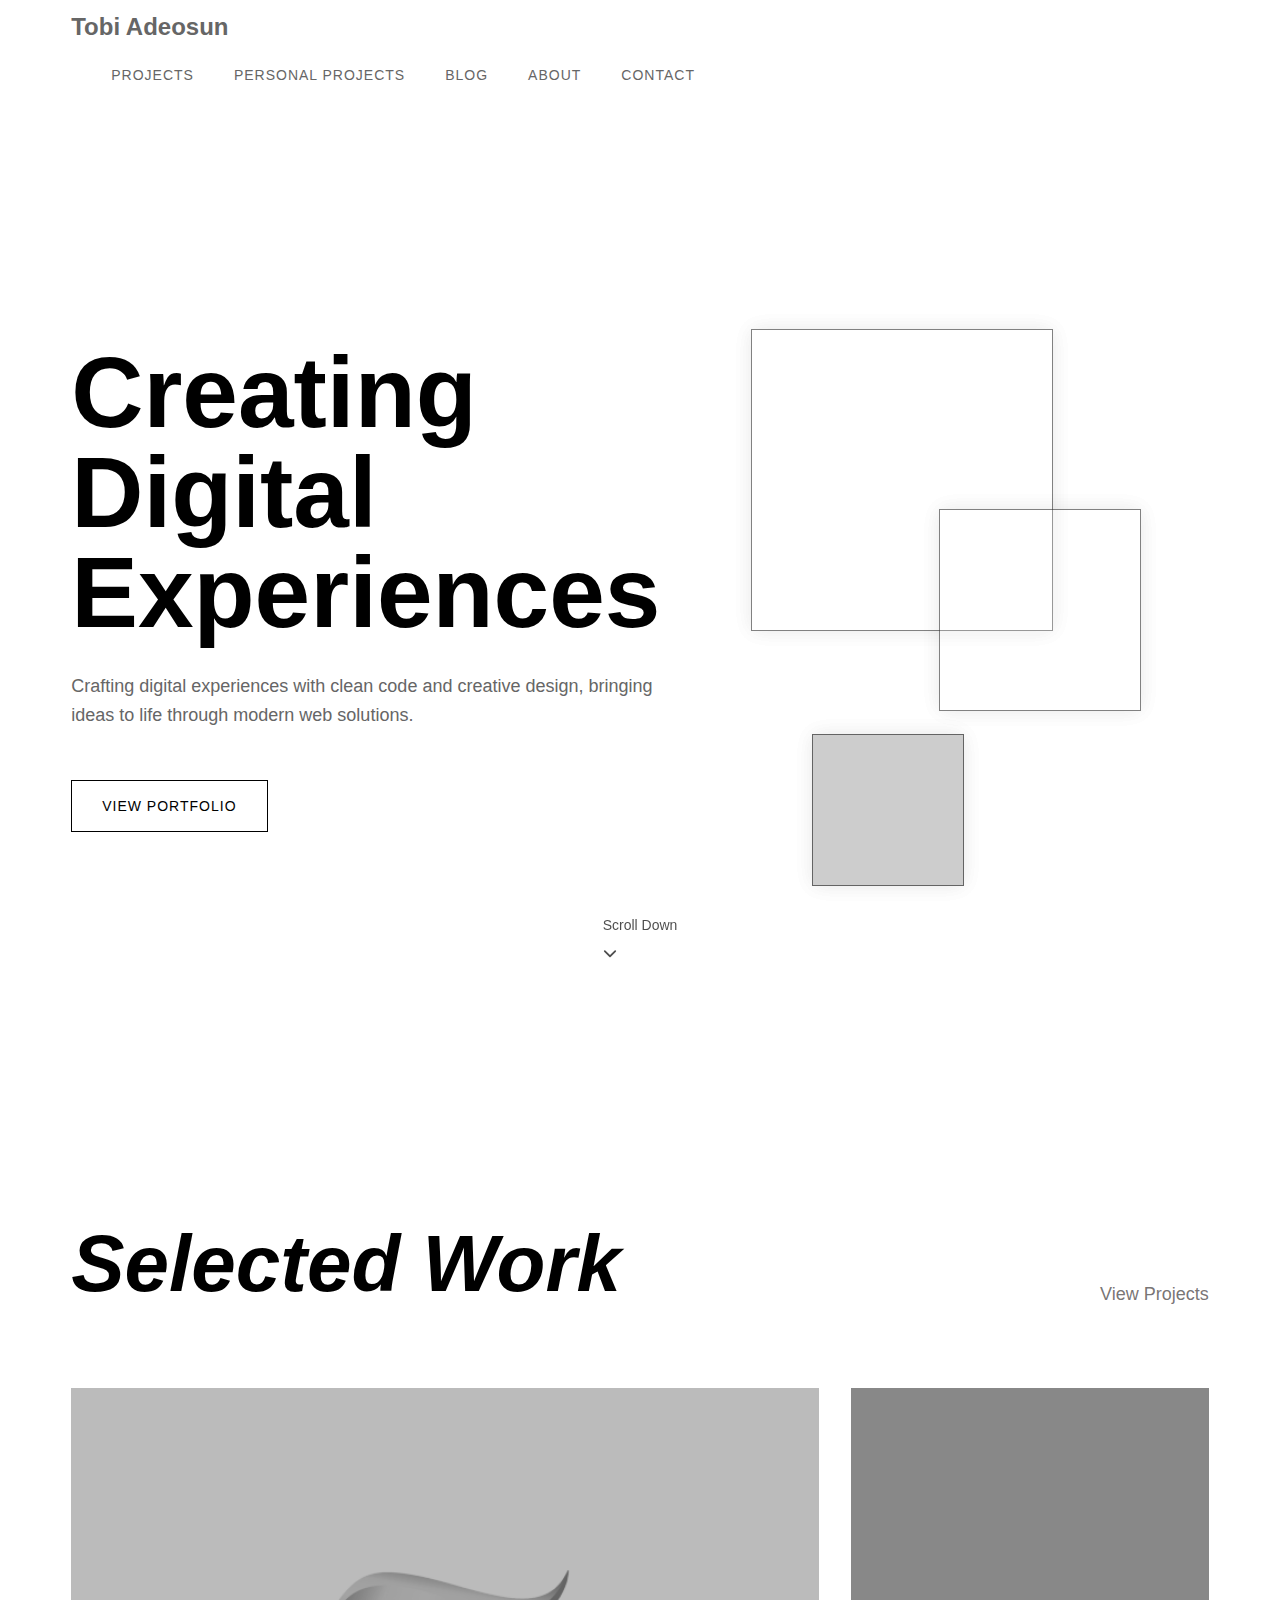
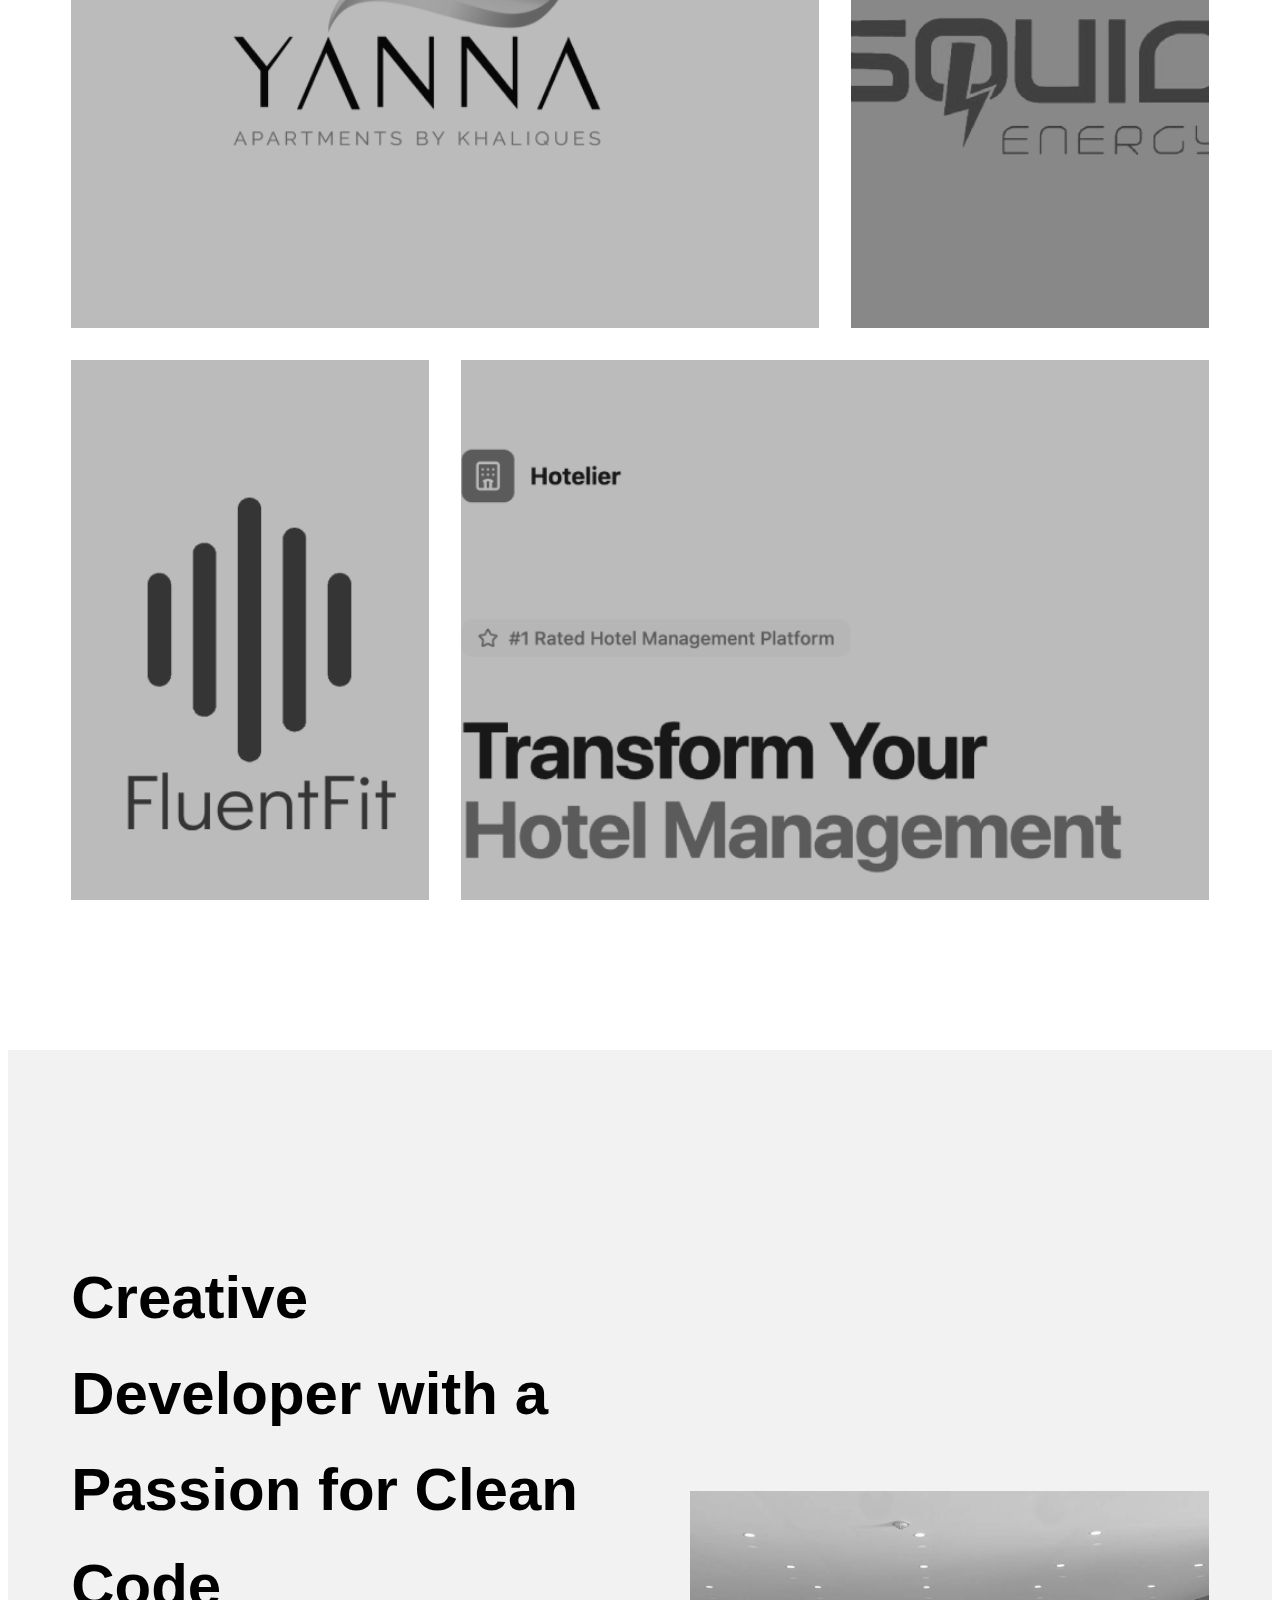
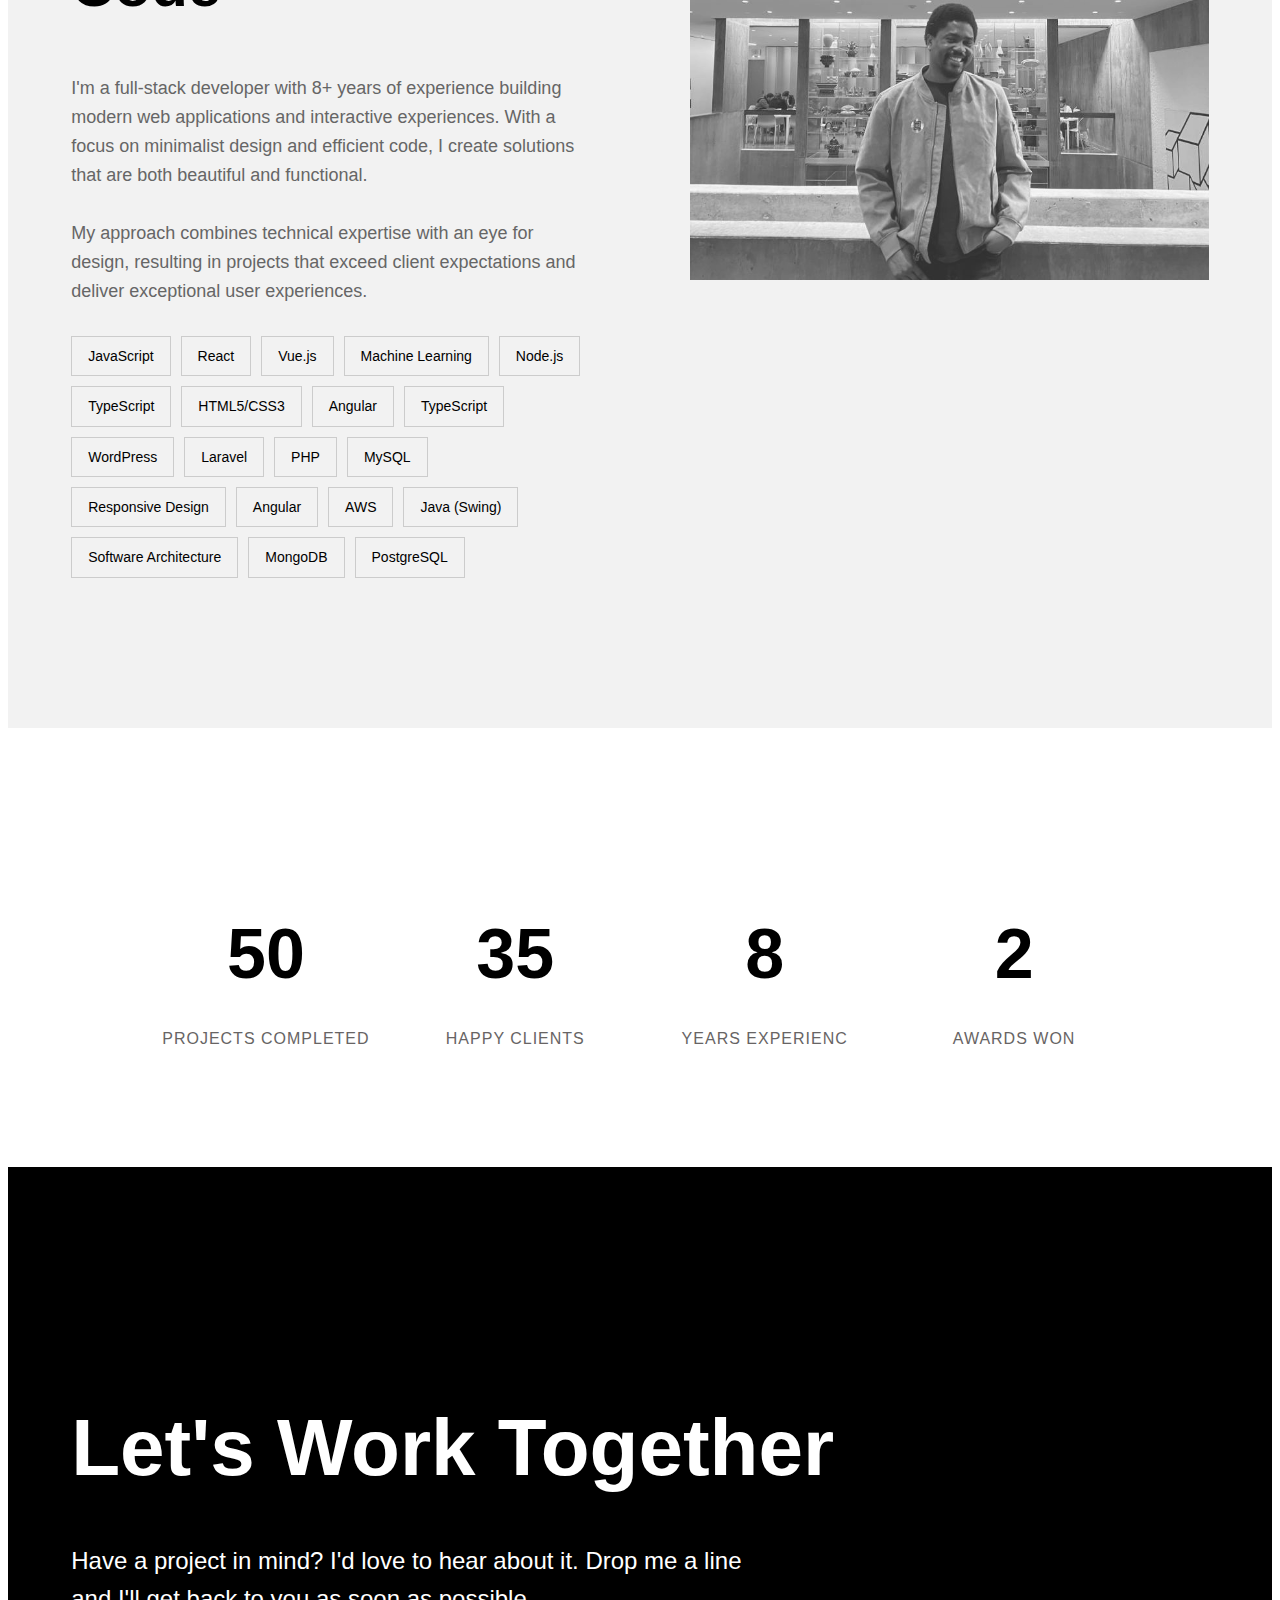
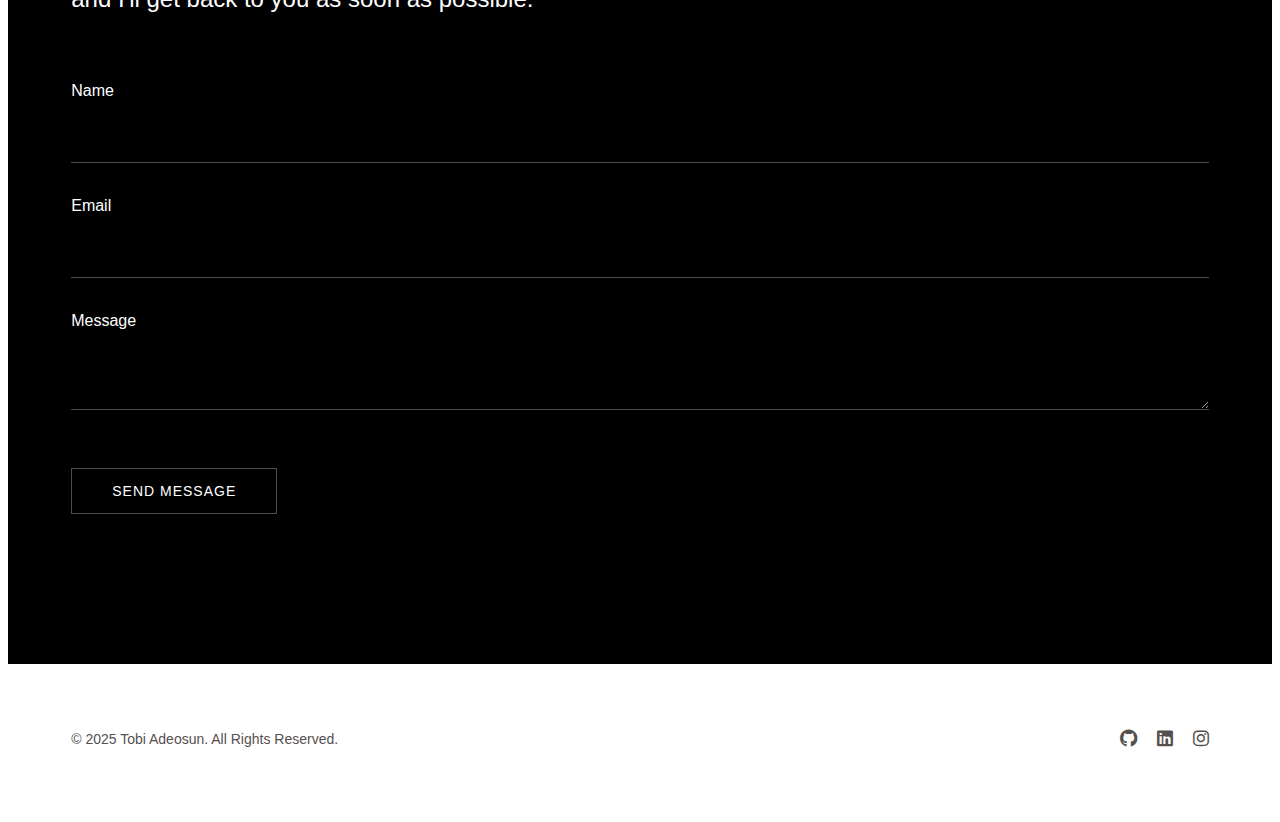
<file: index.html>
<!doctype html>
<html lang="en">
    <head>
        <title>About</title>
        <!-- Required meta tags -->
        <meta charset="utf-8" />
        <meta
            name="viewport"
            content="width=device-width, initial-scale=1, shrink-to-fit=no"
        />
 <!-- bootsrap cnd -->


 <link rel="stylesheet" href="https://cdnjs.cloudflare.com/ajax/libs/font-awesome/6.7.2/css/all.min.css" integrity="sha512-Evv84Mr4kqVGRNSgIGL/F/aIDqQb7xQ2vcrdIwxfjThSH8CSR7PBEakCr51Ck+w+/U6swU2Im1vVX0SVk9ABhg==" crossorigin="anonymous" referrerpolicy="no-referrer" />
        <!-- Bootstrap CSS v5.2.1 -->
       
 <link
            href="https://cdn.jsdelivr.net/npm/bootstrap@5.3.2/dist/css/bootstrap.min.css"
            rel="stylesheet"
            integrity="sha384-T3c6CoIi6uLrA9TneNEoa7RxnatzjcDSCmG1MXxSR1GAsXEV/Dwwykc2MPK8M2HN"
            crossorigin="anonymous"
        />
<link  href="https://fonts.googleapis.com/css2?family=Syne:wght@400;500;600;700&family=Inter:wght@400;500;600;700&display=swap ">

<style>
 body {
  font-family: "Inter", sans-serif;
  background-color: var(--bg-color);
  color: var(--text-color);
  line-height: 1.6;
  overflow-x: hidden;
}


          
 @import url('https://fonts.googleapis.com/css2?family=Syne:wght@400;500;600;700&display=swap');



:root {
--transition: 0.3s ease-in-out;}
       

.logo {
    font-family: "Syne", sans-serif;
    font-weight: 800;
    font-size: 24px;
    color: #666666;
    text-decoration: none;
    transition: var(--transition);
}


#main-header {
  transition: all 0.3s ease;
}

#main-header.scrolled {
  padding-top: 10px !important;
  padding-bottom: 10px !important;
  background-color: rgba(255, 255, 255, 0.95) !important;
  box-shadow: 0 5px 20px rgba(0, 0,0, 0.05);
}

.nav-items{
  display: flex;
text-transform: uppercase;
gap: 40px;
list-style: none;

         }

         



        .nav-link {
            color: #666666;
            text-decoration: none;
           font-size: 14px;
            font-family: 'Syne', sans-serif;
            text-transform: uppercase;
            letter-spacing: 1px;
            position: relative;
        }




        .nav-link::after {
          content: "";
          position: absolute;
          bottom: 0;
          left: 0;
          width: 0;
          height: 1px;
          background-color: #666666;
          transition: 0.3s ease-in-out;
          
          
        }
        .nav-link:hover {
          color: black;
        }

        .nav-link:hover::after {
          width: 100%;
          background-color: black;
        }
    

  
    .navbar-toggler {
    display: none;
    background: none;
    border: none;
    cursor: pointer;
    padding: 5px;
  }


    .navbar-toggler-icon {
    width: 25px;
    height: 3px;
    background-color: white;
    display: block;
    position: relative;
  }
  .navbar-toggler-icon::before,
  .navbar-toggler-icon::after {
    content: "";
    width: 25px;
    height: 3px;
    background-color: white;
    position: absolute;
    left: 0;
  }
  .navbar-toggler-icon::before {
    top: -8px;
  }
  .navbar-toggler-icon::after {
    top: 8px;
  }

.navbar-toggler:focus {
  box-shadow: none;
  outline: none;
}



.navbar-toggler-icon {
  width: 30px;
  height: 30px;
  transition: 0.3;
}


/*  HERO s*/
.hero {
  height: 100vh;
  display: flex;
  align-items: center;
  position: relative;
  overflow: hidden;
}
.container {
  width: 90%;
  max-width: 1400px;
  margin: 0 auto;
}
.hero-content {
    width: 100%;
    opacity: 0;
    transform: translateY(50px);
    transition: var(--transition);
    position: relative;
    z-index: 2;
}
@keyframes fadeInUp {
  0% { opacity: 0; transform: translateY(50px); }
  100% { opacity: 1; transform: translateY(0); }
}

.card-title {
  font-size: 100px;
  font-weight: 800;
  line-height: 1;
  max-width: 1000px;
  margin-bottom: 30px;
  font-family: "Syne", sans-serif;

}
.card-subtitle {
  font-size: 18px;
  max-width: 600px;
  margin-bottom: 50px;
  color: #666;
}
.hero-cta {
  display: inline-block;
  padding: 14px 30px;
  border: 1px solid #000;
  color: #000;
  text-decoration: none;
  text-transform: uppercase;
  font-size: 14px;
  font-weight: 500;
  letter-spacing: 1px;
  position: relative;
  transition: background-color 0.3s ease-in-out, color 0.3s ease-in-out;
  z-index: 1;
}
.hero-cta::before {
  content: "";
  position: absolute;
  top: 0;
  left: 0;
  width: 0;
  height: 100%;
  background-color: #000;
  transition: all 0.35s cubic-bezier(0.25, 0.46, 0.45, 0.94);
  z-index: -1;
}
.hero-cta:hover::before {
  width: 100%;
}
.hero-cta:hover {
  color: #fff;
}


      /* css cube section start here */
        .cube-container {
            position: absolute;
            top: 0;
            right: 0;
            width: 70%;
            height: 100%;
            z-index: 1;
            pointer-events: none;
        }


        .cube-1 {
            top: 25%;
            right: 25%;
            width: 300px;
            height: 300px;
            animation: rotateCube1 10s infinite linear;
        }
        .cube {
          position: absolute;
          transform-style: preserve-3d;
          transform-origin: center;
        }

        .cube-1 .cube-face {
          background-color: rgba(255, 255, 255, 0.1);
          border-color: rgba(0, 0, 0, 0.3);
        }


        .cube-face {
          position: absolute;
          width: 100%;
          height: 100%;
          background-color: rgba(255, 255, 255, 0.1);
          border: 1px solid rgba(255, 255, 255, 0.2);
          box-shadow: 0 0 20px rgb(0 0 0 / 5%);
          backface-visibility: visible;
        }

        .cube-2 {
            top: 45%;
            right: 15%;
            width: 200px;
            height: 200px;
            animation: rotateCube2 10s infinite linear;
        }
        .cube {
            position: absolute;
            transform-style: preserve-3d;
            transform-origin: center;
        }

        .cube-2 .cube-face {
          background-color: rgba(255, 255, 255, 0.1);
          border-color: rgba(0, 0, 0, 0.3);
        }

        .cube-3 {
            top: 70%;
            right: 35%;
            width: 150px;
            height: 150px;
            animation: rotateCube3 25s infinite linear;
        }
        .cube {
            position: absolute;
            transform-style: preserve-3d;
            transform-origin: center;
        }

        .cube-3 .cube-face {
          background-color: rgba(0, 0, 0, 0.1);
          border-color: rgba(0, 0, 0, 0.3);
        }

        @keyframes rotateCube1 {
          0% {
            transform: rotateX(0deg) rotateY(0deg);
          }
          100% {
            transform: rotateX(360deg) rotateY(360deg);
          }
        }

        @keyframes rotateCube2 {
          0% {
            transform: rotateX(0deg) rotateY(0deg);
          }
          100% {
            transform: rotateX(-360deg) rotateY(360deg);
          }
        }

        @keyframes rotateCube3 {
          0% {
            transform: rotateX(0deg) rotateY(0deg);
          }
          100% {
            transform: rotateX(360deg) rotateY(360deg);
          }
        }




        .scroll-indicator {
          position: absolute;
          bottom: 40px;
          left: 50%;
          transform: translateX(-50%);
          font-size: 14px;
          opacity: 0.7;
          transition: var(--transition);
        }
        .scroll-indicator p {
          margin-bottom: 5px; /* Reduced margin to bring the icon closer */
        }

        .scroll-indicator i {
          animation: bounce 2s infinite;
        }

        @keyframes bounce {
          0% {
            transform: translateY(0);
          }
          50% {
            transform: translateY(10px);
          }
          100% {
            transform: translateY(0);
          }
        }


        .fa-solid, .fas {
          font-weight: 900;
        }

        .fa-chevron-down:before {
          content: "\f078";
        }

       /* work section */
        .work-section {
            padding: 150px 0;
        }

        .section-header {
            display: flex;
            justify-content: space-between;
            align-items: flex-end;
            margin-bottom: 80px;
        }

        .section-title.active {
            opacity: 1;
            transform: translateY(0);
        }

        .section-title {
            font-size: 80px;
            opacity: 0;
            transform: translateY(30px);
            margin-bottom: 0;
            font-weight: 700;
            font-style: italic;
            font-family: "Syne", sans-serif;
            line-height: 1.1;
        }


        .section-title.active + .view-all-link, .section-header.active .view-all-link {
            opacity: 1;
            transform: translateY(0);
        }



        .view-all-link {
          font-size: 18px;
          color: rgba(113, 109, 109, 0.955);
          text-decoration: none;
          font-weight: 500;
          position: relative;
        }

        .view-all-link::after {
          content: "";
          position: absolute;
          bottom: -5px;
          left: 0;
          width: 0;
          height: 1px;
          background-color: gray;
          transition: 0.3s ease-in-out;
        }

        .view-all-link:hover::after {
          width: 100%;
          color: #000;
        }



      .about {
    padding: 150px 0;
    background-color: #f2f2f2;
}

.about-content {
    display: grid;
    grid-template-columns: 1fr 1fr;
    gap: 100px;
    align-items: center;
}

.about-text.active {
    opacity: 1;
    transform: translateX(0);
}

.about-title {
    font-size: 60px;
    margin-bottom: 40px;
}


.about-description {
    font-size: 18px;
    margin-bottom: 30px;
    color: #666666;
}


.about-description {
    font-size: 18px;
    margin-bottom: 30px;
    color:#666666;
}


.about-skills {
    display: flex;
    flex-wrap: wrap;
    gap: 10px;
    margin-top: 30px;
}

.skill-tag {
    display: inline-block;
    padding: 8px 16px;
    border: 1px solid #cccccc;
    font-size: 14px;
    transition: var(--transition);
}


.about-image.active {
    opacity: 1;
    transform: translateX(0);
}

.about-image {
    transition: var(--transition);
    position: relative;
}


.about-image img {
    width: 100%;
    height: 100%;
    object-fit: cover;
    opacity: 0.8;
    filter: grayscale(100%);
}






        .project-grid {
            display: grid;
            grid-template-columns: repeat(12, 1fr);
            grid-gap: 2rem;
            margin-top: 4rem;
        }

        .project.large {
            grid-column: span 8;
        }
        .project {
            background-color: #1a1a1a;
            height: 60vh;
            position: relative;
            overflow: hidden;
            text-align: center;
            cursor: pointer;
        }

        .project:hover .project-contents{
          opacity: 1;
          transform: translateY(0);
        }
        .project.small {
            grid-column: span 4;
        }


        .project.small {
            grid-column: span 4;
        }

        .project.large {
            grid-column: span 8;
        }





        .project-content {
          transition: transform 0.5s, color 0.5s;
          color: transparent;
          transform: scale(0.5);
          font-family: "Syne", sans-serif;

        }

        .project:hover .project-image {
          transform: scale(1.1);
        }

        .project:hover .project-content {
          transform: scale(1);
          color: white;
        }

        .project-image {
          transition: filter 0.5s;
          width: 100%;
          height: 100%;
          filter: grayscale(100%);
        }

        .project:hover .project-image {
          filter: none;
        }


        .project-image {
            width: 100%;
            height: 100%;
            position: absolute;
            top: 0;
            left: 0;
            filter: grayscale(100%);
            transition: transform 0.5s, opacity 0.5s;
            transform: scale(1.03);
            opacity: 0.7;
            background-repeat: no-repeat;
            background-position: center center;
            background-size: cover;
        }
        .second-project-bg-1 {
          background: url(/image/banner1.png) center/cover no-repeat;}


        .second-project-bg-2 {
            background: url(image/yanna-banner.png) center/cover no-repeat;
        }


        .project-content {
            position: absolute;
            bottom: 0;
            left: 0;
            padding: 2rem;
            z-index: 1;
            opacity: 0;
            color: #ffffff;
            transform: translateY(20px);
            transition: opacity 0.3s, transform 0.3s;
        }


        .project:hover .project-content {
          opacity: 1;
          transform: translateY(0);
        }



        .project-title {
            font-size: 1.8rem;
            margin-bottom: 0.5rem;
            font-weight: 700;
        }

        .project-category {
            font-size: 1rem;
            font-weight: 400;
            color: #fff;
        }

        .second-project-bg-3 {
            background: url(/image/event.png) center/cover no-repeat;
        }

        .second-project-bg-4{
          background: url(/image/banner1.png) center/cover no-repeat;}



          

          /* about-secion */


  
        /* .stats-section */

        .stats-section{
          padding: 100px;
        }

        .stats-grid{
          display: grid;
          grid-template-columns: repeat(4, 1fr);
          gap: 40px;
        }

        .stat-item .active{
          opacity: 1;
          transform: translateY(0);
        }

        .stat-item {
          text-align: center;
          transition: all 0.3s ease-in-out;
        }

        .stat-number{
          font-size: 70px;
          font-weight: 800;
          margin-bottom: 10px;
          font-family: Syne, sans-serif;

        }

        .stat-label{
          font-size: 16px;
          color: #676464;
          text-transform: uppercase;
          letter-spacing: 1px;
          font-family: "Syne", sans-serif;

        }

        /* contact.............. */

        .contact-section{
            padding: 150px 0;
            background-color: black;
            color: white;
        }


        .contact-title.active {
            opacity: 1;
            transform: translateY(0);
        }

        .contact-title {
            font-size: 80px;
            margin-bottom: 30px;
            transition: var(--transition);
        }


        .contact-subtitle.active {
            opacity: 1;
            transform: translateY(0);
        }
        .contact-subtitle {
            font-size: 24px;
            max-width: 700px;
            margin-bottom: 60px;
            transition: var(--transition);
            transition-delay: 0.2s;
        }


        .contact-form {
            /* max-width: 800px; */
            margin: 0 auto;
        }


        .form-group.active {
            opacity: 1;
            transform: translateY(0);
        }

        .form-group {
            margin-bottom: 30px;
            transition: var(--transition);
        }


        .form-label {
            display: block;
            font-size: 16px;
            margin-bottom: 10px;
            font-weight: 500;
        }



        .form-control {
        width: 100%;
        background-color: transparent;
        border: none;
        border-bottom: 1px solid rgba(255, 255, 255, 0.3);
        padding: 15px 0;
        color:black;
        font-family: "Inter", sans-serif;
        font-size: 16px;
        transition: all 0.3s ease-in-out;
        }



        .submit-btn {
            display: inline-block;
            padding: 14px 40px;
            background-color: transparent;
            border: 1px solid rgba(255, 255, 255, 0.3) ;
            color: white;
            font-family: "Inter", sans-serif;
            font-size: 14px;
            font-weight: 500;
            text-transform: uppercase;
            letter-spacing: 1px;
            cursor: pointer;
            transition: all 0.3s ease-in-out;
            margin-top: 20px;
        }


        .p-2 {
            padding: 2rem;
        }

/* footer section */
        .footer{
          padding: 50px 0;
        }


        .footer-content {
            display: flex;
            justify-content: space-between;
            align-items: center;
        }

        .copyright {
            font-size: 14px;
            color: rgb(85, 79, 79);
        } 

        .social-links {
            display: flex;
            gap: 20px;
        }


        .fa-brands, .fab {
            font-weight: 400;
        }

        .fa-brands, .fab {
            font-family: "Font Awesome 6 Brands";
        }

        .social-link {
            text-decoration: none;
            font-size: 18px;
            color: rgb(85, 79, 79);
        }

/* RESPONSIVE MEDIA QUERIES */
@media (max-width: 1200px) {
  .card-title { font-size: 80px; }
  .section-title { font-size: 60px; }
  .about-title { font-size: 50px; }
  .project { height: 50vh; }
  .cube-1 { width: 120px; height: 120px; }
  .cube-2 { width: 80px; height: 80px; }
  .cube-3 { width: 60px; height: 60px; }
  .project-title { font-size: 1.6rem; }
}

@media (max-width: 992px) {
  .card-title { font-size: 60px; }
  .section-title, .contact-title { font-size: 50px; }
  .stats-grid { grid-template-columns: 1fr; }

  .cube-container { width: 40%; }
  #navbarScroll.show { right: 0; box-shadow: -10px 0 30px rgba(0,0,0,0.1); }
  .nav-items { flex-direction: column; }
  .project-grid { grid-gap: 1.5rem; }
  .project { height: 45vh; }
  .project.large, .project.small { grid-column: span 6; }
  .project-title { font-size: 11.4rem; }
  .project-content { padding: 1.5rem; }
  #navbarScroll {
    position: fixed;
    top: 0;
    right: -100%;
    width: 70%;
    height: 100vh;
    background-color: #fff;
    flex-direction: column;
    justify-content: center;
    align-items: center;
    gap: 30px;
    transition: all 0.5s ease;
    z-index: 100;
  }

  #navbarScroll.show {
    right: 0;
    box-shadow: -10px 0 30px rgba(0, 0, 0, 0.1);
  }

  .nav-items {
    display: flex;
    flex-direction: column;
    align-items: center;
    justify-content: center;
    height: 100%;
  }

  .nav-link {
    width: 100%;
    text-align: center;
  }


}

@media (max-width: 768px) {
  .project.large, .project.small { grid-column: span 12; }
  .stats-grid { grid-template-columns: 1fr; }
  .footer-content { flex-direction: column; text-align: center; gap: 20px; }
  .contact-title { font-size: 40px; }
  .contact-subtitle { font-size: 18px; }
  .about-content { grid-template-columns: 1fr; gap: 50px; }
  .about-title { font-size: 40px; }
  .hero-inner { flex-direction: column; align-items: center; text-align: center; }
  .cube-container { opacity: 0.5; }
  .project-content { opacity: 0.9; transform: translateY(0); }
  .project { height: 40vh; }
   .nav-items.show {
      transform: translateX(0);
}
    .navbar-toggler {
      display: block;
      position: fixed;
      top: 15px;
      right: 15px;
      z-index: 1100;
    }
}

@media (max-width: 576px) {
 .card-title {
    font-size: 40px;
    line-height: 1.2;
    text-align: left; 
  }
  .card-subtitle {
    text-align: left;
    font-size: 16px;
    line-height: 1.5}
  .section-title { font-size: 80px; }
  .contact-title { font-size: 26px; }
  .contact-subtitle { font-size: 16px; }
  .project-grid { grid-gap: 1rem; }
  .project-title { font-size: 1.2rem; }
  .about-title { font-size: 30px; }
  .about-description { font-size: 16px; }
  .submit-btn { padding: 10px 20px; }
  .cube-container { width: 100%; opacity: 0.3; }
  .project-content { background-color: rgba(67, 65, 65, 0.5); padding: 10px 12px; color: #fff; }
  .cube-1 { right: 10%; }
  .cube-2 { right: 40%; }
  .cube-3 { right: 20%; }
  .project { height:35vh;}
}

@media (max-width: 768px) {
    .navbar-toggler {
        display: block;
        border: none;
    }
}
 </style>
    </head>

    <body>


      <!-- navigation section -->
      <header id="main-header" class="py-3 position-sticky top-0 z-3">
                <div class="container">
          <nav class="navbar navbar-expand-lg navbar-light">
            <a class="logo" href="#">Tobi Adeosun</a>
            <button class="navbar-toggler custom-toggler" type="button" data-bs-toggle="collapse" data-bs-target="#navbarScroll"
              aria-controls="navbarScroll" aria-expanded="false" aria-label="Toggle navigation">
              <span class="navbar-toggler-icon"></span>
            </button>
            <div class="collapse navbar-collapse" id="navbarScroll">
              <ul class="nav-items ms-auto my-2 my-lg-0 navbar-nav-scroll">
                <li class="nav-item"><a class="nav-link" href="/projects.html">Projects</a></li>
                <li class="nav-item"><a class="nav-link" href="/PERSONAL-PROJECTS.html">Personal Projects</a></li>
                <li class="nav-item"><a class="nav-link" href="/Blog.html">Blog</a></li>
                <li class="nav-item"><a class="nav-link" href="index.html">About</a></li>
                <li class="nav-item"><a class="nav-link" href="contact.html#contact">Contact</a></li>

              </ul>
            </div>
          </nav>
        </div>
      </header>
    <main>
          <section class="hero">
  <div class="container">
    <div class="hero-inner">
      <div class="section-content">
        <h1 class="card-title">
          Creating<br>
          Digital<br>
          Experiences</h1>
        <p class="card-subtitle">
          Crafting digital experiences with clean code and creative design,
          bringing ideas to life through modern web solutions.
        </p>
        <a href="#" class="hero-cta">View Portfolio</a>
      </div>

      <div class="cube-container">
        <!-- Cube 1 -->
        <div class="cube cube-1">
          <div class="cube-face" style="transform: translateZ(75px)"></div>
          <div class="cube-face" style="transform: translateZ(-75px) rotateY(180deg)"></div>
          <div class="cube-face" style="transform: translateX(75px) rotateY(90deg)"></div>
          <div class="cube-face" style="transform: translateX(-75px) rotateY(-90deg)"></div>
          <div class="cube-face" style="transform: translateY(75px) rotateX(90deg)"></div>
          <div class="cube-face" style="transform: translateY(-75px) rotateX(-90deg)"></div>
        </div>

        <!-- Cube 2 -->
        <div class="cube cube-2">
          <div class="cube-face" style="transform: translateZ(50px)"></div>
          <div class="cube-face" style="transform: translateZ(-50px) rotateY(180deg)"></div>
          <div class="cube-face" style="transform: translateX(50px) rotateY(90deg)"></div>
          <div class="cube-face" style="transform: translateX(-50px) rotateY(-90deg)"></div>
          <div class="cube-face" style="transform: translateY(50px) rotateX(90deg)"></div>
          <div class="cube-face" style="transform: translateY(-50px) rotateX(-90deg)"></div>
        </div>

        <!-- Cube 3 -->
        <div class="cube cube-3">
          <div class="cube-face" style="transform: translateZ(37.5px)"></div>
          <div class="cube-face" style="transform: translateZ(-37.5px) rotateY(180deg)"></div>
          <div class="cube-face" style="transform: translateX(37.5px) rotateY(90deg)"></div>
          <div class="cube-face" style="transform: translateX(-37.5px) rotateY(-90deg)"></div>
          <div class="cube-face" style="transform: translateY(37.5px) rotateX(90deg)"></div>
          <div class="cube-face" style="transform: translateY(-37.5px) rotateX(-90deg)"></div>
        </div>
      </div>
    </div>
  </div>

  <!-- Scroll Indicator -->
  <div class="scroll-indicator">
    <p>Scroll Down</p>
    <i class="fas fa-chevron-down"></i>
  </div>
</section>

  
  
  
<!-- work section start here -->

<section class="work-section" id="work">
    <div class="container">
      <div class="section-header">
        <h2 class="section-title active">Selected Work</h2>
        <a class="view-all-link" href="https://second-project-ten-eta.vercel.app">View Projects</a>
      </div>
      <div class="project-grid">
        <div class="project large" data-scroll="">
          <a href="https://second-project-ten-eta.vercel.app" target="_blank" rel="noopener">
            <div class="project-image second-project-bg-3"  style="background-image: url(/image/yanna-banner.png);">
            </div>
            <div class="project-content">
              <div class="project-title">Updated Project</div>
              <div class="project-category">Web Development / UI Design</div>
            </div>
          </a>
        </div>
        <div class="project small" data-scroll="">
          <a href="https://second-project-ten-eta.vercel.app" target="_blank" rel="noopener">
            <div class="project-image second-project-bg-4" data-src="/img/banner1.png" style="background-image: url(/image/sq-energy.png);"></div>
            <div class="project-content">
              <div class="project-title">Updated Project</div>
              <div class="project-category">Web Development</div>
            </div>
          </a>
        </div>
        <div class="project small" data-scroll="">
          <a href="https://second-project-ten-eta.vercel.app" target="_blank" rel="noopener">
            <div class="project-image second-project-bg-3" data-src="/img/b.png" style="background-image: url(/image/fluent-fit.png);"></div>
            <div class="project-content">
              <div class="project-title">Updated Project</div>
              <div class="project-category">Web Development</div>
            </div>
          </a>
        </div>
        <div class="project large" data-scroll="">
          <a href="https://second-project-ten-eta.vercel.app" target="_blank" rel="noopener">
            <div class="project-image second-project-bg-2" data-src="/img/banner2.png" style="background-image: url(/image/hotelier.png);"></div>
            <div class="project-content">
              <div class="project-title">Updated Project</div>
              <div class="project-category">Web Development</div>
            </div>
          </a>
        </div>
      </div>
    </div>
  </section>


<section class="about" id="about">
      <div class="container">
        <div class="about-content">
          <div class="about-text active">
            <h2 class="about-title">
              Creative Developer with a Passion for Clean Code
            </h2>
            <p class="about-description">
              I'm a full-stack developer with 8+ years of experience building
              modern web applications and interactive experiences. With a focus
              on minimalist design and efficient code, I create solutions that
              are both beautiful and functional.
            </p>
            <p class="about-description">
              My approach combines technical expertise with an eye for design,
              resulting in projects that exceed client expectations and deliver
              exceptional user experiences.
            </p>
            <div class="about-skills">
              <span class="skill-tag" data-level="expert">JavaScript</span>
              <span class="skill-tag" data-level="expert">React</span>
              <span class="skill-tag" data-level="expert">Vue.js</span>
              <span class="skill-tag">Machine Learning</span>
              <span class="skill-tag">Node.js</span>
              <span class="skill-tag">TypeScript</span>
              <span class="skill-tag">HTML5/CSS3</span>
              <span class="skill-tag">Angular</span>
              <span class="skill-tag">TypeScript</span>
              <span class="skill-tag">WordPress</span>
              <span class="skill-tag">Laravel</span>
              <span class="skill-tag">PHP</span>
              <span class="skill-tag">MySQL</span>
              <span class="skill-tag">Responsive Design</span>
              <span class="skill-tag">Angular</span>
              <span class="skill-tag">AWS</span>
              <span class="skill-tag">Java (Swing)</span>
              <span class="skill-tag">Software Architecture</span>
              <span class="skill-tag">MongoDB</span>
              <span class="skill-tag">PostgreSQL</span>
            </div>
          </div>
          <div class="about-image active">
            <img src="image/tb2.jpg" alt="Tobi Adeosun" class="about-img" loading="lazy">
          </div>
        </div>
      </div>
    </section>
  
          
          

          

<!-- stats section start here -->

<section class="stats-section">
    <div class="container">
      <div class="stats-grid">
        <div class="stat-item active">
          <h3 class="stat-number " data-count="50">50</h3>
          <p class="stat-label">Projects Completed</p>
        </div>
  
        <div class="stat-item active">
          <h3 class="stat-number" data-count="35">35</h3>
          <p class="stat-label">Happy Clients</p>
        </div>
        <div class="stat-item active">
          <h3 class="stat-number" data-count="8">8</h3>
          <p class="stat-label">Years Experienc</p>
        </div>
        <div class="stat-item active" >
          <h3 class="stat-number" data-count="2">2</h3>
          <p class="stat-label">
            Awards Won
          </p>
        </div>
      </div>
    </div>
  </section>
  
  
       
  
<!-- contact start here -->

<section class="contact-section">
    <div class="container">
      <h2 class="contact-title">Let's Work Together</h2>
      <p class="contact-subtitle">   Have a project in mind? I'd love to hear about it. Drop me a line and
        I'll get back to you as soon as possible.
     </p>
     <form  class="contact-form">
      <div class="form-group">
        <label for="name" class="form-label">Name</label>
        <input type="text" class="form-control" id="name" required style="background-color: #000; color: white;">
      </div>
  
      <div class="form-group">
        <label for="email" class="form-label">Email</label>
        <input type="email" class="form-control" id="email" required style="background-color: #000; color: white;">
      </div>
  <div class="form-group">
    <label for="message" class="form-label">Message</label>
    <textarea name="message" class="form-control" required style="background-color: #000; color: white;"></textarea>
  </div>
  <button type="submit" class="submit-btn">send message</button><span class="p-2 res-message"></span>
  
     </form>
    </div>
  </section>



  <footer>
    <!-- place footer here -->

    <footer class="footer">
      <div class="container footer-content">
        <p class="copyright">© 2025 Tobi Adeosun. All Rights Reserved.</p>
        <div class="social-links">
          <a href="" class="social-link"><i class="fab fa-github"></i></a>
          <a href="" class="social-link"><i class="fab fa-linkedin"></i></a>
          <a href="https://www.instagram.com/tflux2.0/" class="social-link"><i class="fab fa-instagram"></i></a>
        </div>
      </div>
    </footer>
  </footer>

    </main>



    <script>
      window.addEventListener('scroll', function () {
        const header = document.getElementById('main-header');
        if (window.scrollY > 50) {
          header.classList.add('scrolled');
        } else {
          header.classList.remove('scrolled');
        }
      });



const statsSection = document.querySelector('.stats-section');
const statNumbers = document.querySelectorAll('.stat-number');

const animateStats = () => {
    statNumbers.forEach((stat) => {
        const count = stat.getAttribute('data-count');
        const duration = 2000; // animation duration in ms
        const startTime = performance.now();

        function updateCount(currentTime) {
            const progress = (currentTime - startTime) / duration;
            if (progress < 1) {
                stat.textContent = Math.floor(progress * count);
                requestAnimationFrame(updateCount);
            } else {
                stat.textContent = count;
            }
        }

        requestAnimationFrame(updateCount);
    });
};

// Check if stats section is in view
const observer = new IntersectionObserver((entries) => {
    if (entries[0].isIntersecting) {
        animateStats();
        observer.unobserve(statsSection); // stop observing after animation starts
    }
}, { threshold: 0.5 });

observer.observe(statsSection);

    


    

    
    </script>




        <script
            src="https://cdn.jsdelivr.net/npm/@popperjs/core@2.11.8/dist/umd/popper.min.js"
            integrity="sha384-I7E8VVD/ismYTF4hNIPjVp/Zjvgyol6VFvRkX/vR+Vc4jQkC+hVqc2pM8ODewa9r"
        crossorigin="anonymous"
        ></script>

        <script
            src="https://cdn.jsdelivr.net/npm/bootstrap@5.3.2/dist/js/bootstrap.min.js"
            integrity="sha384-BBtl+eGJRgqQAUMxJ7pMwbEyER4l1g+O15P+16Ep7Q9Q+zqX6gSbd85u4mG4QzX+"
            crossorigin="anonymous"
        ></script>
    </body>
</html>
</file>
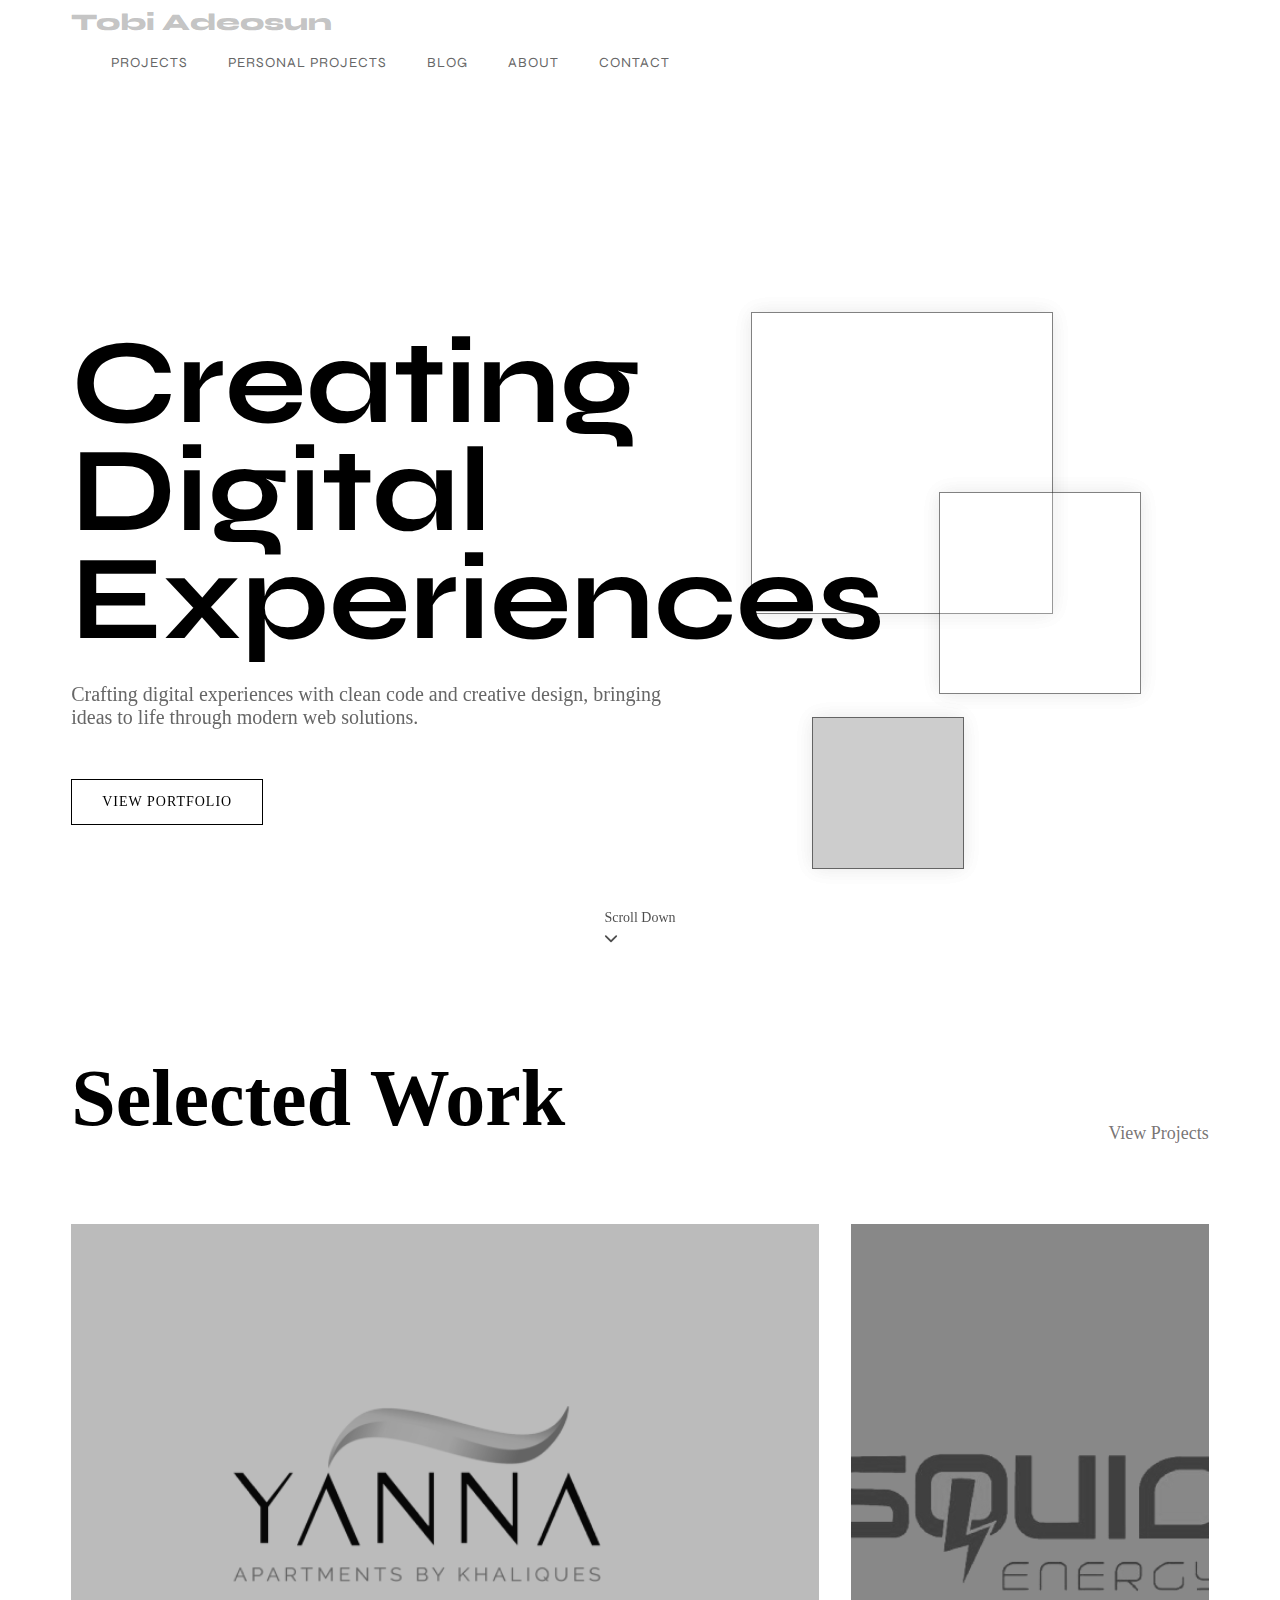
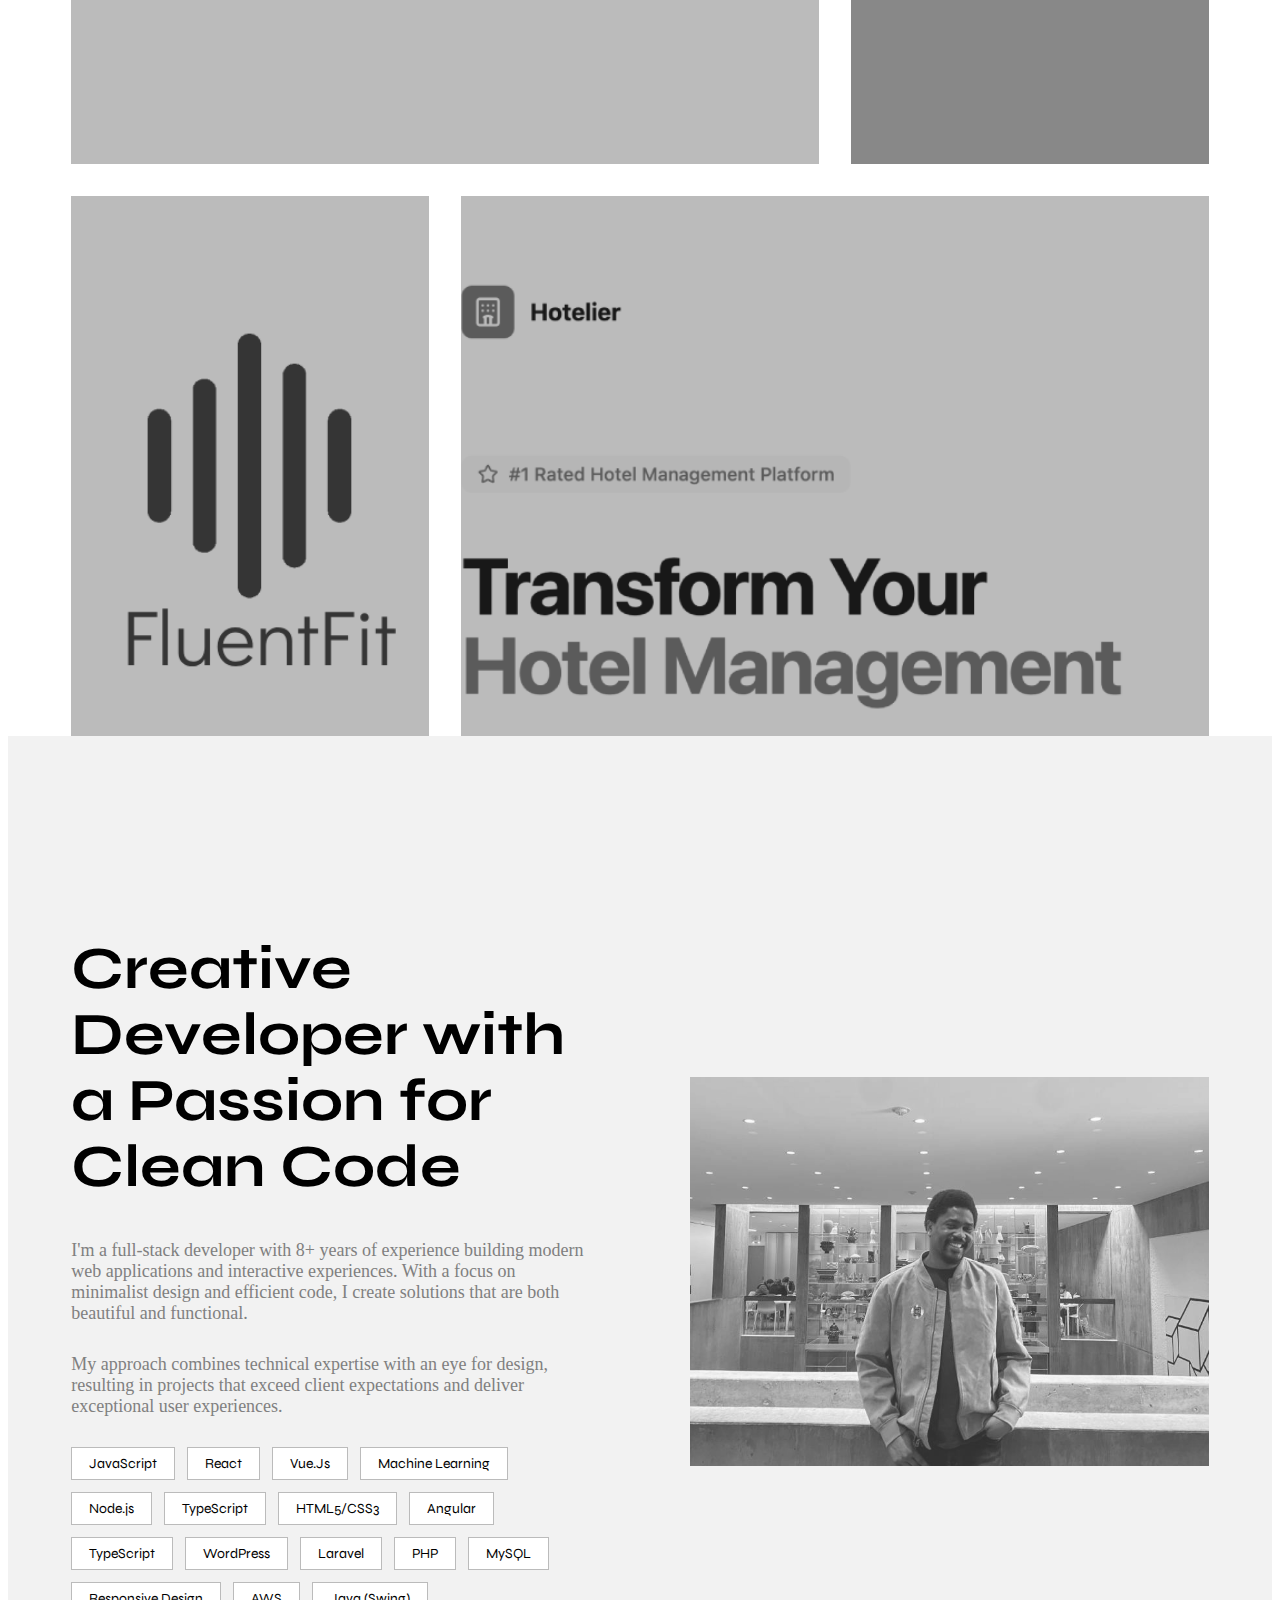
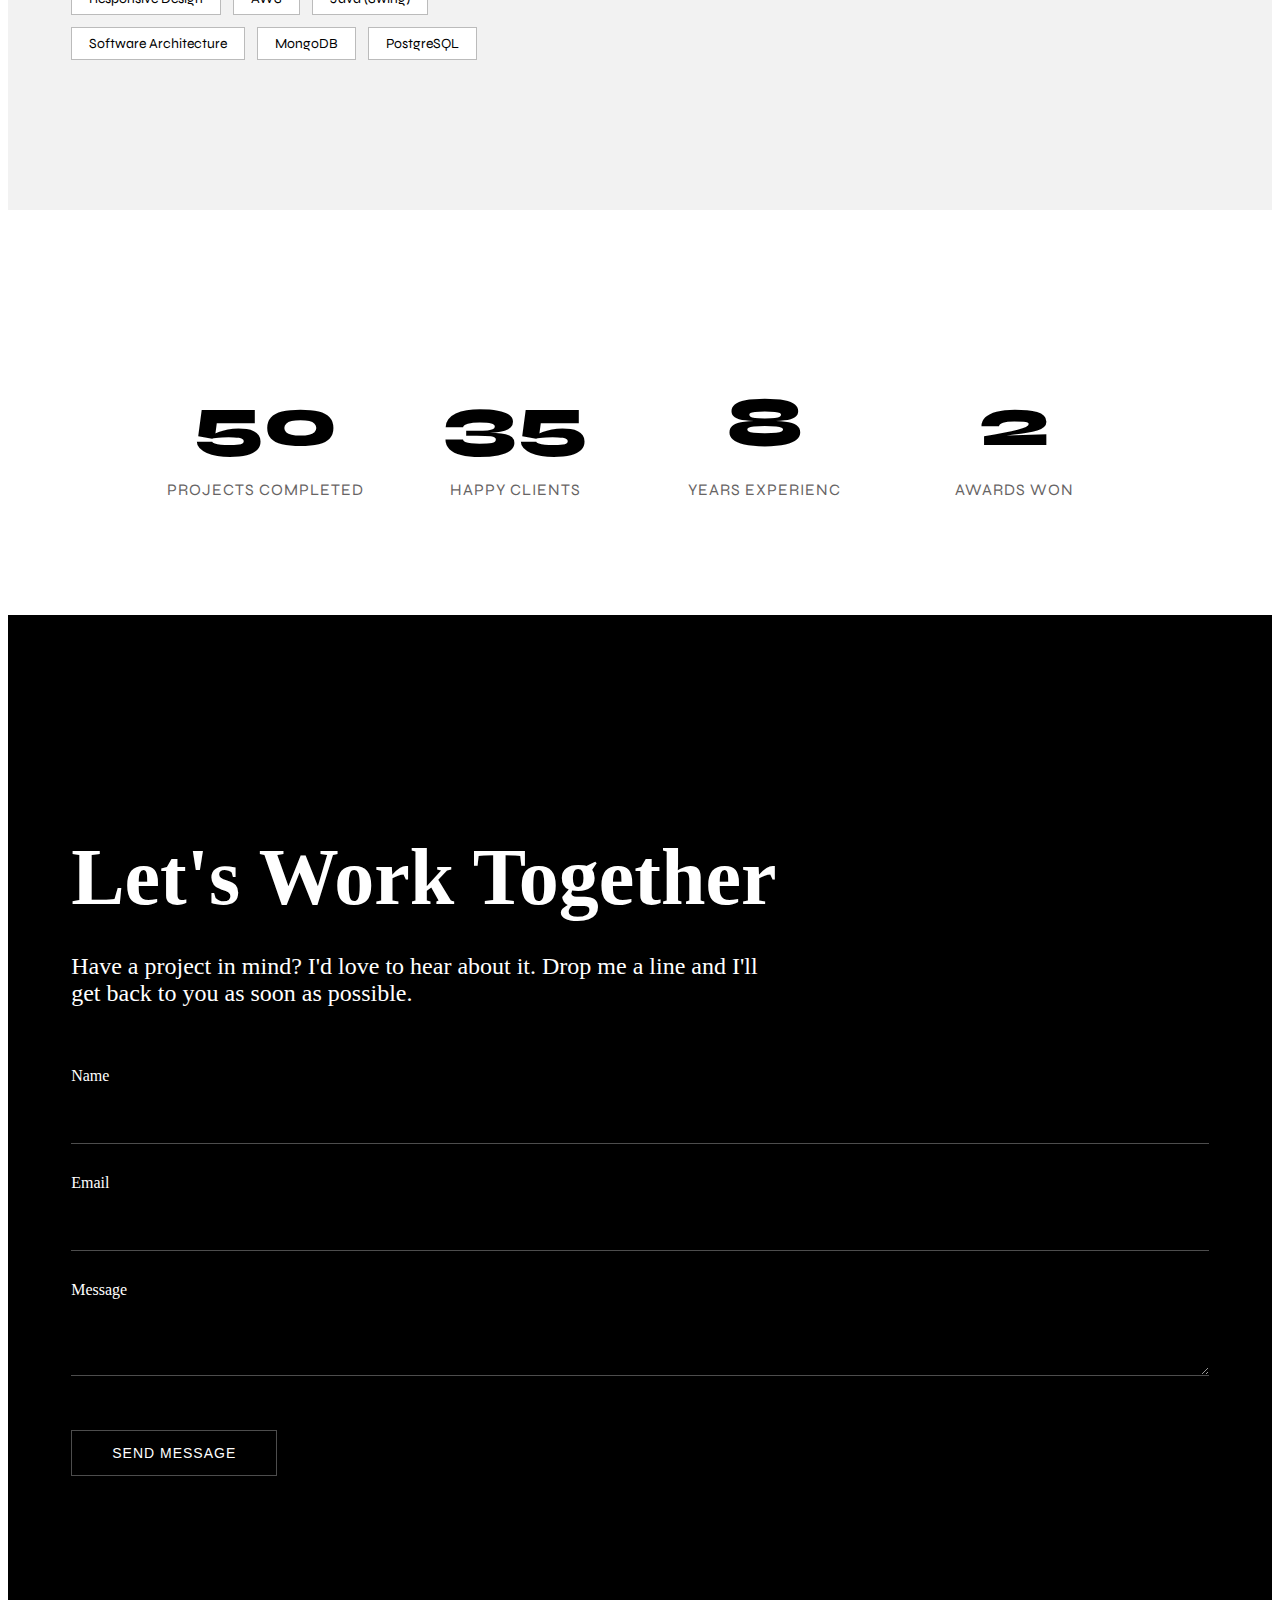
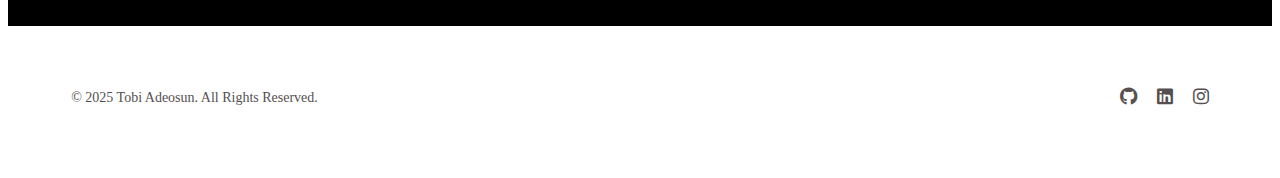
<file: About.html>
<!doctype html>
<html lang="en">
    <head>
        <title>About</title>
        <!-- Required meta tags -->
        <meta charset="utf-8" />
        <meta
            name="viewport"
            content="width=device-width, initial-scale=1, shrink-to-fit=no"
        />
 <!-- bootsrap cnd -->


 <link rel="stylesheet" href="https://cdnjs.cloudflare.com/ajax/libs/font-awesome/6.7.2/css/all.min.css" integrity="sha512-Evv84Mr4kqVGRNSgIGL/F/aIDqQb7xQ2vcrdIwxfjThSH8CSR7PBEakCr51Ck+w+/U6swU2Im1vVX0SVk9ABhg==" crossorigin="anonymous" referrerpolicy="no-referrer" />
        <!-- Bootstrap CSS v5.2.1 -->
       
<link rel="stylesheet" href="about.css">
    </head>

    <body>


      <!-- navigation section -->
      <header id="main-header" class="py-3 position-sticky top-0 z-3">
                <div class="container">
          <nav class="navbar navbar-expand-lg navbar-light">
            <a class="logo" href="#">Tobi Adeosun</a>
            <button class="navbar-toggler" type="button" data-bs-toggle="collapse" data-bs-target="#navbarScroll"
              aria-controls="navbarScroll" aria-expanded="false" aria-label="Toggle navigation">
              <span class="navbar-toggler-icon"></span>
            </button>
            <div class="collapse navbar-collapse" id="navbarScroll">
              <ul class="nav-items ms-auto my-2 my-lg-0 navbar-nav-scroll">
                <li class="nav-item"><a class="nav-link" href="/projects.html">Projects</a></li>
                <li class="nav-item"><a class="nav-link" href="/PERSONAL-PROJECTS.html">Personal Projects</a></li>
                <li class="nav-item"><a class="nav-link" href="/Blog.html">Blog</a></li>
                <li class="nav-item"><a class="nav-link" href="/About.html">About</a></li>
                <li class="nav-item"><a class="nav-link" href="contact.html#contact">Contact</a></li>

              </ul>
            </div>
          </nav>
        </div>
      </header>
    <main>
          <!-- home section -->
          <section class="section">
            <div class="container">
              <div class="section-content">
  
                <h1 class="card-title">
                  Creating
                   Digital Experiences 
                </h1>
                <p class="card-subtitle">   Crafting digital experiences with clean code and creative design,
                  bringing ideas to life through modern web solutions.
               </p>
  
               <a href="" class="hero-cta">
                View Portfolio</a>
  
              </div>
            </div>


         
<!-- animation section -->

<div class="cube-container">
    <!-- Cube 1 -->
    <div class="cube cube-1">
      <div class="cube-face" style="transform: translateZ(75px)"></div>
      <div class="cube-face" style="transform: translateZ(-75px) rotateY(180deg)"></div>
      <div class="cube-face" style="transform: translateX(75px) rotateY(90deg)"></div>
      <div class="cube-face" style="transform: translateX(-75px) rotateY(-90deg)"></div>
      <div class="cube-face" style="transform: translateY(75px) rotateX(90deg)"></div>
      <div class="cube-face" style="transform: translateY(-75px) rotateX(-90deg)"></div>
    </div>
  

 
  <!-- Cube 2 -->
  <div class="cube cube-2">
    <div class="cube-face" style="transform: translateZ(50px)"></div>
    <div class="cube-face" style="transform: translateZ(-50px) rotateY(180deg)"></div>
    <div class="cube-face" style="transform: translateX(50px) rotateY(90deg)"></div>
    <div class="cube-face" style="transform: translateX(-50px) rotateY(-90deg)"></div>
    <div class="cube-face" style="transform: translateY(50px) rotateX(90deg)"></div>
    <div class="cube-face" style="transform: translateY(-50px) rotateX(-90deg)"></div>
  </div>

   <!-- Cube 3 -->
  
  <!-- Cube 3 -->
  <div class="cube cube-3">
    <div class="cube-face" style="transform: translateZ(37.5px)"></div>
    <div class="cube-face" style="transform: translateZ(-37.5px) rotateY(180deg)"></div>
    <div class="cube-face" style="transform: translateX(37.5px) rotateY(90deg)"></div>
    <div class="cube-face" style="transform: translateX(-37.5px) rotateY(-90deg)"></div>
    <div class="cube-face" style="transform: translateY(37.5px) rotateX(90deg)"></div>
    <div class="cube-face" style="transform: translateY(-37.5px) rotateX(-90deg)"></div>
  </div>
</div>

</div>

<!-- scroller section  -->
<div class="scroll-indicator">
    <p>Scroll Down</p>
    <i class="fas fa-chevron-down"></i>
  </div>
  
          </section>
  
  
  
<!-- work section start here -->

<section class="work-section" id="work">
    <div class="container">
      <div class="section-header">
        <h2 class="section-title active">Selected Work</h2>
        <a class="view-all-link" href="https://second-project-ten-eta.vercel.app">View Projects</a>
      </div>
      <div class="project-grid">
        <div class="project large" data-scroll="">
          <a href="https://second-project-ten-eta.vercel.app" target="_blank" rel="noopener">
            <div class="project-image second-project-bg-3"  style="background-image: url(/image/yanna-banner.png);">
            </div>
            <div class="project-content">
              <div class="project-title">Updated Project</div>
              <div class="project-category">Web Development / UI Design</div>
            </div>
          </a>
        </div>
        <div class="project small" data-scroll="">
          <a href="https://second-project-ten-eta.vercel.app" target="_blank" rel="noopener">
            <div class="project-image second-project-bg-4" data-src="/img/banner1.png" style="background-image: url(/image/sq-energy.png);"></div>
            <div class="project-content">
              <div class="project-title">Updated Project</div>
              <div class="project-category">Web Development</div>
            </div>
          </a>
        </div>
        <div class="project small" data-scroll="">
          <a href="https://second-project-ten-eta.vercel.app" target="_blank" rel="noopener">
            <div class="project-image second-project-bg-3" data-src="/img/b.png" style="background-image: url(/image/fluent-fit.png);"></div>
            <div class="project-content">
              <div class="project-title">Updated Project</div>
              <div class="project-category">Web Development</div>
            </div>
          </a>
        </div>
        <div class="project large" data-scroll="">
          <a href="https://second-project-ten-eta.vercel.app" target="_blank" rel="noopener">
            <div class="project-image second-project-bg-2" data-src="/img/banner2.png" style="background-image: url(/image/hotelier.png);"></div>
            <div class="project-content">
              <div class="project-title">Updated Project</div>
              <div class="project-category">Web Development</div>
            </div>
          </a>
        </div>
      </div>
    </div>
  </section>


        <section class="about-section">
            <div class="container">
              <div class="about-content">
                <div class="about-text active">
                  <h2 class="about-title">
                    Creative Developer with a Passion for Clean Code
                  </h2>
                  <p class="about-description">
                    I'm a full-stack developer with 8+ years of experience building
                    modern web applications and interactive experiences. With a focus
                    on minimalist design and efficient code, I create solutions that
                    are both beautiful and functional.
                
                  </p>
          
                  <p class="about-description">
                    My approach combines technical expertise with an eye for design,
                    resulting in projects that exceed client expectations and deliver
                    exceptional user experiences.
                  </p>
          
                  <div class="about-skill">
                    <span class="skill-tag" data-level="expert">JavaScript</span>
                    <span class="skill-tag" data-level="expert">React</span>
                    <span class="skill-tag" data-level="expert">Vue.Js</span>
                    <span class="skill-tag"> Machine Learning</span>
                    <span class="skill-tag">Node.js</span>
                    <span class="skill-tag">TypeScript</span>
                    <span class="skill-tag">HTML5/CSS3</span>
                    <span class="skill-tag">Angular</span>
                    <span class="skill-tag">TypeScript</span>
                    <span class="skill-tag">WordPress</span>
                    <span class="skill-tag">Laravel</span>
                    <span class="skill-tag">PHP</span>
                    <span class="skill-tag">MySQL</span>
                    <span class="skill-tag">Responsive Design</span>
                    <span class="skill-tag">AWS</span>
                    <span class="skill-tag">Java (Swing)</span>
                    <span class="skill-tag">Software Architecture</span>
                    <span class="skill-tag">MongoDB</span>
                    <span class="skill-tag">PostgreSQL</span>
          
                 
                  
                  </div>
                </div>
          
          
          <div class="about-image active">
            <img src="image/tb2.jpg" alt="Tobi Adeosun" class="about-image" loading="lazy">
          </div>
              </div>
            </div>
          </section>
          
          

          

<!-- stats section start here -->

<section class="stats-section">
    <div class="container">
      <div class="stats-grid">
        <div class="stat-item active">
          <h3 class="stat-number " data-count="50">50</h3>
          <p class="stat-label">Projects Completed</p>
        </div>
  
        <div class="stat-item active">
          <h3 class="stat-number" data-count="35">35</h3>
          <p class="stat-label">Happy Clients</p>
        </div>
        <div class="stat-item active">
          <h3 class="stat-number" data-count="8">8</h3>
          <p class="stat-label">Years Experienc</p>
        </div>
        <div class="stat-item active" >
          <h3 class="stat-number" data-count="2">2</h3>
          <p class="stat-label">
            Awards Won
          </p>
        </div>
      </div>
    </div>
  </section>
  
  
       
  
<!-- contact start here -->

<section class="contact-section">
    <div class="container">
      <h2 class="contact-title">Let's Work Together</h2>
      <p class="contact-subtitle">   Have a project in mind? I'd love to hear about it. Drop me a line and
        I'll get back to you as soon as possible.
     </p>
     <form  class="contact-form">
      <div class="form-group">
        <label for="name" class="form-label">Name</label>
        <input type="text" class="form-control" id="name" required style="background-color: #000; color: white;">
      </div>
  
      <div class="form-group">
        <label for="email" class="form-label">Email</label>
        <input type="email" class="form-control" id="email" required style="background-color: #000; color: white;">
      </div>
  <div class="form-group">
    <label for="message" class="form-label">Message</label>
    <textarea name="message" class="form-control" required style="background-color: #000; color: white;"></textarea>
  </div>
  <button type="submit" class="submit-btn">send message</button><span class="p-2 res-message"></span>
  
     </form>
    </div>
  </section>



  <footer>
    <!-- place footer here -->

    <footer class="footer">
      <div class="container footer-content">
        <p class="copyright">© 2025 Tobi Adeosun. All Rights Reserved.</p>
        <div class="social-links">
          <a href="" class="social-link"><i class="fab fa-github"></i></a>
          <a href="" class="social-link"><i class="fab fa-linkedin"></i></a>
          <a href="https://www.instagram.com/tflux2.0/" class="social-link"><i class="fab fa-instagram"></i></a>
        </div>
      </div>
    </footer>
  </footer>

    </main>



    <script>
      window.addEventListener('scroll', function () {
        const header = document.getElementById('main-header');
        if (window.scrollY > 50) {
          header.classList.add('scrolled');
        } else {
          header.classList.remove('scrolled');
        }
      });



const statsSection = document.querySelector('.stats-section');
const statNumbers = document.querySelectorAll('.stat-number');

const animateStats = () => {
    statNumbers.forEach((stat) => {
        const count = stat.getAttribute('data-count');
        const duration = 2000; // animation duration in ms
        const startTime = performance.now();

        function updateCount(currentTime) {
            const progress = (currentTime - startTime) / duration;
            if (progress < 1) {
                stat.textContent = Math.floor(progress * count);
                requestAnimationFrame(updateCount);
            } else {
                stat.textContent = count;
            }
        }

        requestAnimationFrame(updateCount);
    });
};

// Check if stats section is in view
const observer = new IntersectionObserver((entries) => {
    if (entries[0].isIntersecting) {
        animateStats();
        observer.unobserve(statsSection); // stop observing after animation starts
    }
}, { threshold: 0.5 });

observer.observe(statsSection);

    


    

    
    </script>




        <script
            src="https://cdn.jsdelivr.net/npm/@popperjs/core@2.11.8/dist/umd/popper.min.js"
            integrity="sha384-I7E8VVD/ismYTF4hNIPjVp/Zjvgyol6VFvRkX/vR+Vc4jQkC+hVqc2pM8ODewa9r"
        crossorigin="anonymous"
        ></script>

        <script
            src="https://cdn.jsdelivr.net/npm/bootstrap@5.3.2/dist/js/bootstrap.min.js"
            integrity="sha384-BBtl+eGJRgqQAUMxJ7pMwbEyER4l1g+O15P+16Ep7Q9Q+zqX6gSbd85u4mG4QzX+"
            crossorigin="anonymous"
        ></script>
    </body>
</html>
</file>
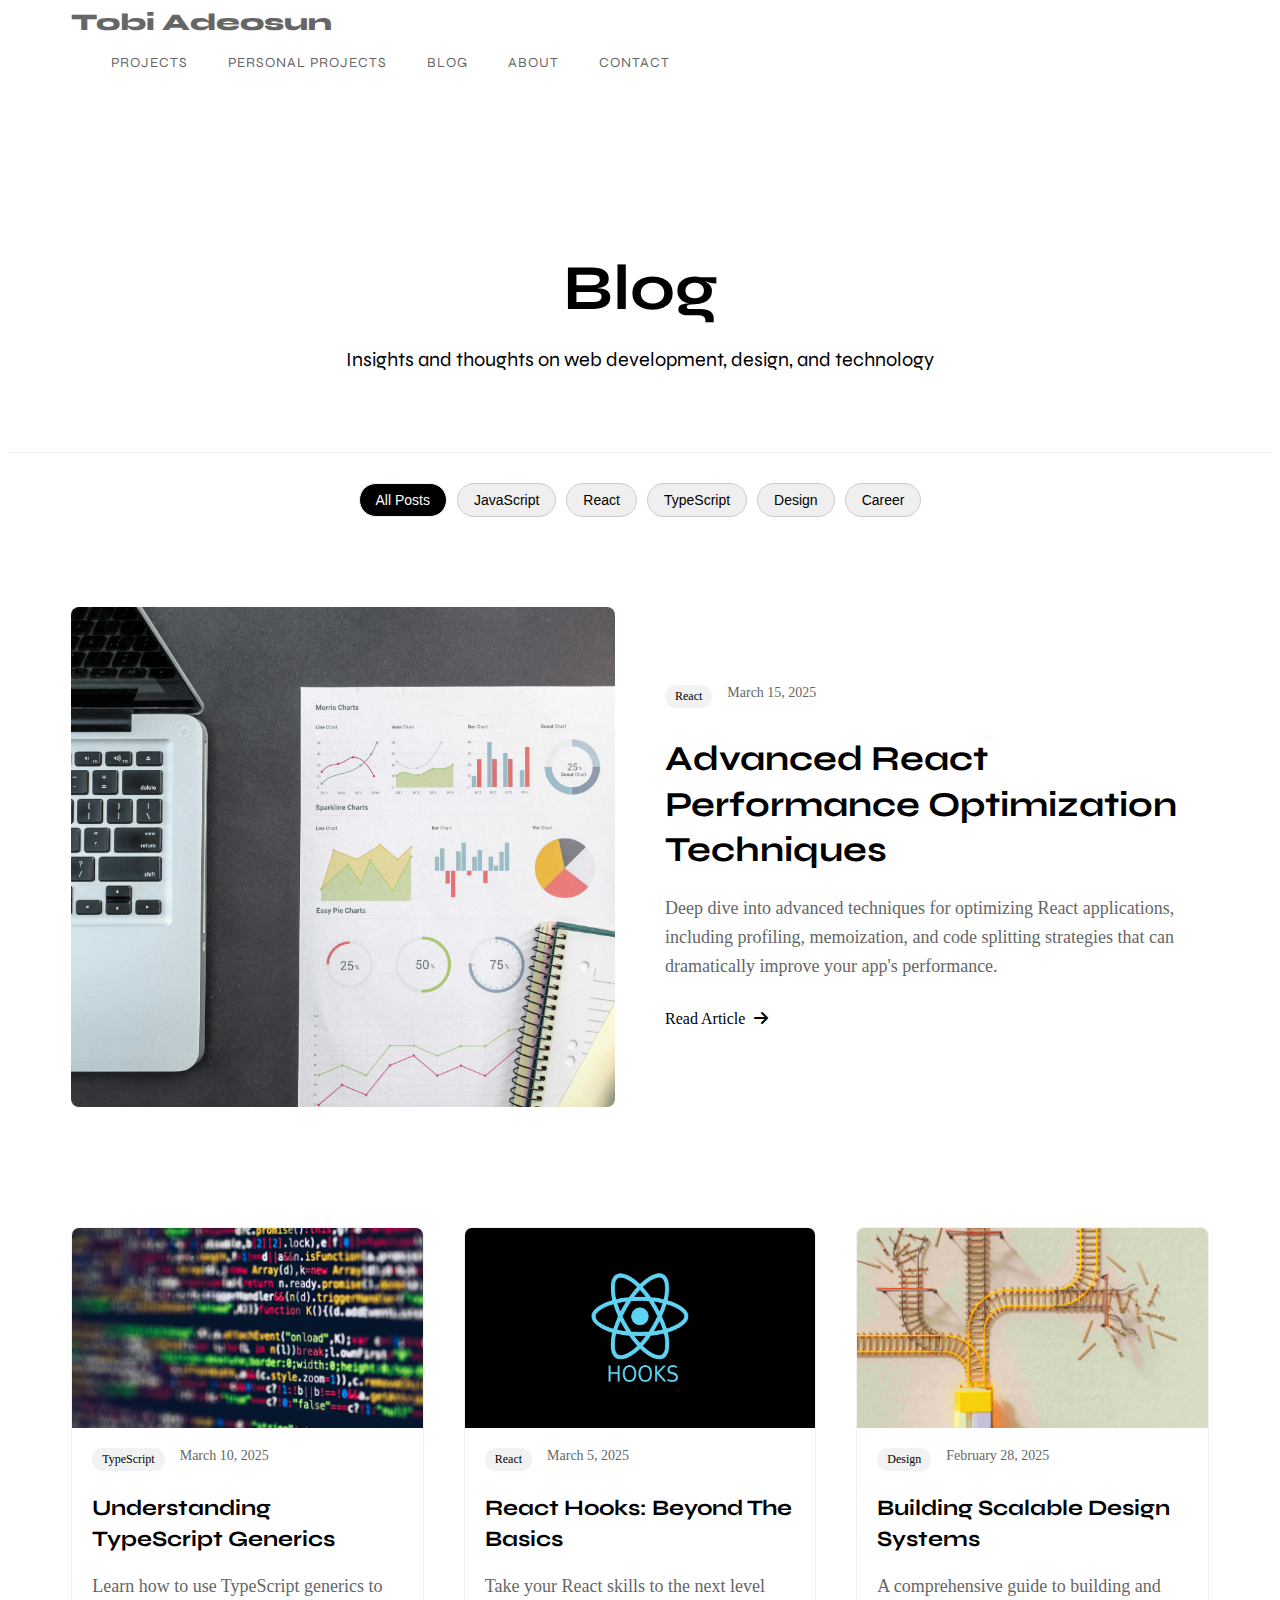
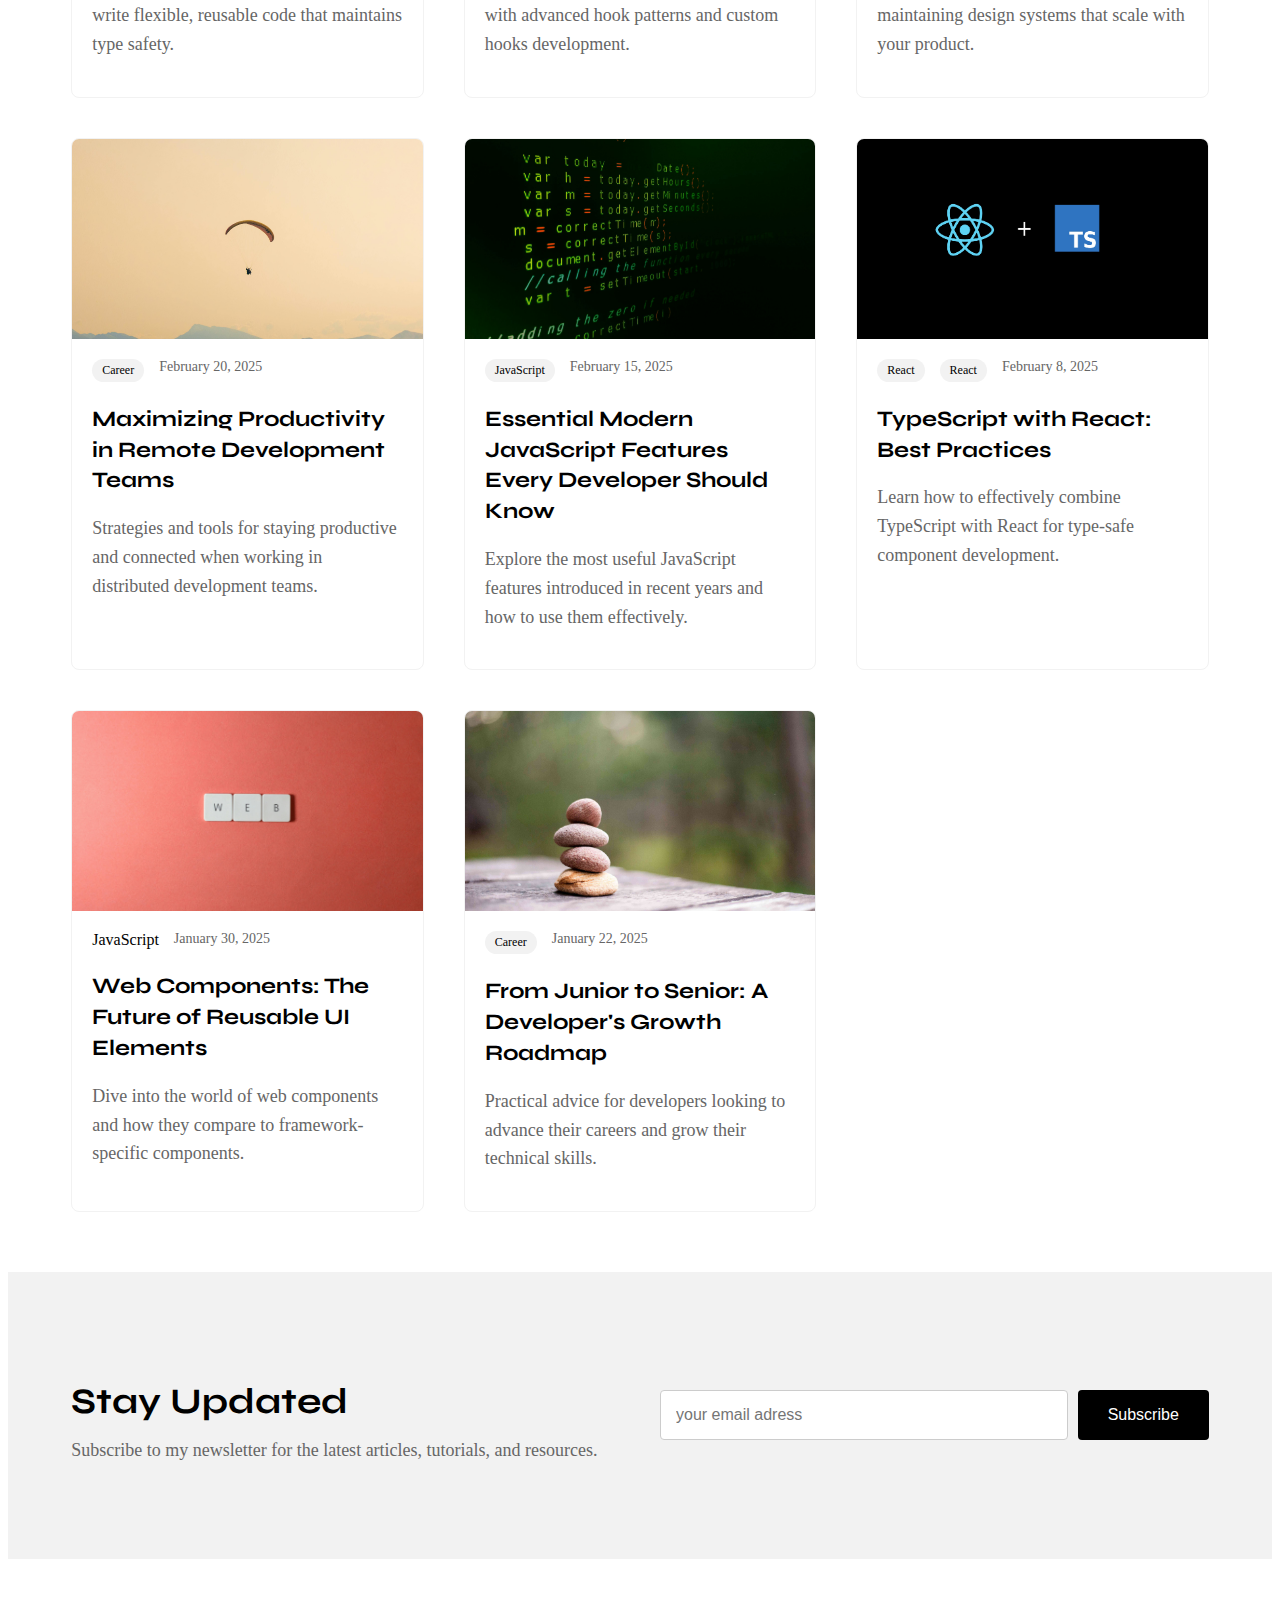
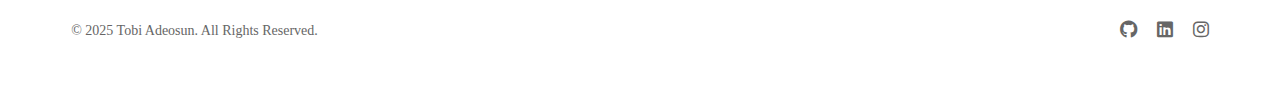
<file: Blog.html>
<!doctype html>
<html lang="en">
    <head>
        <title>Blog</title>
        <!-- Required meta tags -->
        <meta charset="utf-8" />
        <meta
            name="viewport"
            content="width=device-width, initial-scale=1, shrink-to-fit=no"
        />

 <link rel="stylesheet" href="https://cdnjs.cloudflare.com/ajax/libs/font-awesome/6.7.2/css/all.min.css"
        integrity="sha512-Evv84Mr4kqVGRNSgIGL/F/aIDqQb7xQ2vcrdIwxfjThSH8CSR7PBEakCr51Ck+w+/U6swU2Im1vVX0SVk9ABhg=="
         crossorigin="anonymous" referrerpolicy="no-referrer" />
   


        <!-- Bootstrap CSS v5.2.1 -->
        <link
            href="https://cdn.jsdelivr.net/npm/bootstrap@5.3.2/dist/css/bootstrap.min.css"
            rel="stylesheet"
            integrity="sha384-T3c6CoIi6uLrA9TneNEoa7RxnatzjcDSCmG1MXxSR1GAsXEV/Dwwykc2MPK8M2HN"
            crossorigin="anonymous"
        />

        <style>

          
 @import url('https://fonts.googleapis.com/css2?family=Syne:wght@400;500;600;700&display=swap');



:root {
--transition: 0.3s ease-in-out;}
       

.logo {
    font-family: "Syne", sans-serif;
    font-weight: 800;
    font-size: 24px;
    color: #666666;
    text-decoration: none;
    transition: var(--transition);
}


#main-header {
  transition: all 0.3s ease;
}

#main-header.scrolled {
  padding-top: 10px !important;
  padding-bottom: 10px !important;
  background-color: rgba(255, 255, 255, 0.95) !important;
  box-shadow: 0 5px 20px rgba(0, 0,0, 0.05);
}

.nav-items{
  display: flex;
text-transform: uppercase;
gap: 40px;
list-style: none;

         }

         



        .nav-link {
            color: #666666;
            text-decoration: none;
           font-size: 14px;
            font-family: 'Syne', sans-serif;
            text-transform: uppercase;
            letter-spacing: 1px;
            position: relative;
        }




        .nav-link::after {
          content: "";
          position: absolute;
          bottom: 0;
          left: 0;
          width: 0;
          height: 1px;
          background-color: #666666;
          transition: 0.3s ease-in-out;
          
          
        }
        .nav-link:hover {
          color: black;
        }

        .nav-link:hover::after {
          width: 100%;
          background-color: black;
        }
    

  
    .navbar-toggler {
    display: none;
    background: none;
    border: none;
    cursor: pointer;
    padding: 5px;
  }


    .navbar-toggler-icon {
    width: 25px;
    height: 3px;
    background-color: white;
    display: block;
    position: relative;
  }
  .navbar-toggler-icon::before,
  .navbar-toggler-icon::after {
    content: "";
    width: 25px;
    height: 3px;
    background-color: white;
    position: absolute;
    left: 0;
  }
  .navbar-toggler-icon::before {
    top: -8px;
  }
  .navbar-toggler-icon::after {
    top: 8px;
  }

.navbar-toggler:focus {
  box-shadow: none;
  outline: none;
}



.navbar-toggler-icon {
  width: 30px;
  height: 30px;
  transition: 0.3;
}


 .container{
            width: 90%;
            max-width: 1400px;
            margin: 0 auto;
        }

        .blog-header{
          padding: 120px 0 80px;
          text-align: center;
          font-family: "Syne", sans-serif;
        }

        .blog-title{
          font-size: 64px;
          margin-bottom: 20px;
          font-weight: 700;

        }

.blog-subtitle{
  font-size: 20px;
  max-width: 700px;
  margin: 0 auto;
}

.blog-category{
  padding: 30px 0;
  border-top: 1px solid #f2f2f2;
}


.category-wrapper{
  display: flex;
  flex-wrap: wrap;
  justify-content: center;
  gap: 10px;
 
}
.category-btn.active{
background-color: #000000;
border: 1px solid #f2f2f2;
color: #ffffffff;
}

.category-btn{
  font-size: 14px;
  font-weight: 500;
  padding:8px 16px;
  border: 1px solid #cccccc;
  border-radius: 30px;
  cursor: pointer;
  transition: all 0.3s ease;

}

.featured-post{
padding: 60px 0;
}

.featured-wrapper:hover .featured-image img {
  transform: scale(1.1);
  transition: all 0.3s ease;
}
.featured-wrapper{
  display: grid;
  grid-template-columns: 1fr 1fr;
  gap: 50px;
  align-items: center;
}

.animate-on-scroll{
  transition: opacity 0.6s ease, transform 0.6s ease;
}

.animate-on-scroll.in-view{
  opacity: 1;
  transform: translateY(0);
}


.featured-image{
  width: 100%;
  max-height: 500px;
  object-fit: cover;
  border-radius: 8px;
  overflow: hidden;
  height: 100%;
}


.featured-image img{
  height: 100%;
  width: 100%;
  object-fit: cover;
  transition: transform 0.5s ea;
}


.featurd-content{
  padding: 20px 0;
}


.post-meta{
  display: flex;
  text-align: center;
  margin-bottom: 15px;
  gap: 15px;
  text-decoration: none;
}


.post-category{
  display: inline-block;
 background-color: #f2f2f2;
border-radius: 20px;
padding: 4px 10px;
font-size: 12px;
font-weight: 500;
color: #000000;
text-decoration: none;
}


.post-date{
  color: #666666;
  font-size: 14px;
}


.featured-title{
  margin-bottom: 20px;
  font-size: 35px;
  line-height: 1.3;
  font-family: "Syne", sans-serif;
    font-weight: 700;
}


.post-link{
  display: block;
  text-decoration: none;
  color: inherit;
}

.featured-excerpt{
  font-size: 18px;
  margin-bottom: 30px;
  line-height: 1.6;
  color: #666666;
}

.featured-link{
  display: inline-block;
  text-decoration: none;
  font-size: 16px;
  font-weight: 500;
  color: #000000;
}

.featured-link i{
  margin-left: 5px;
  margin-left: 5px;
   transition: transform 0.3s ease;

}


.blog-grids{
  padding: 60px 0px;
  background-color: #ffffffff;
}

.posts-grid{
  display: grid;
  grid-template-columns: repeat(auto-fill, minmax(340px, 1fr));
  gap: 40px;
}
.post-card {
  border: 1px solid #f2f2f2;
  border-radius: 8px;
  overflow: hidden;
}

.animate-on-scroll {
  transition: opacity 0.6s ease, transform 0.6s ease;
  opacity: 0;
  transform: translateY(20px);
}

.animate-on-scroll.in-view {
  opacity: 1;
  transform: translateY(0);
}

.post-image {
  height: 200px;
  overflow: hidden;
}
.post-image img {
  height: 100%;
  width: 100%;
  object-fit: cover;
  transition: transform 0.5s ease;
}

.post-card:hover .post-image img {
  transform: scale(1.1);
  transition: all 0.3s ease;
}

.post-card:hover {
  box-shadow: 0 10px 20px rgba(0, 0, 0, 0.1);
}


.post-content{
  padding: 20px;
}

.blog-link{
  text-decoration: none;
  color: inherit;
  display: block;

}


.post-title{
  font-size: 22px;
  margin-bottom: 15px;
  line-height: 1.4;
  color: #000000;
  font-family: "Syne", sans-serif;
  font-weight: 700;
}


.post-excerpt{
  font-size: 18px;
  line-height:1.6;
  color: #666666;
  
}

.newsletter{
  padding: 80px 0;
  background-color: #f2f2f2;
}

.newsletter-wrapper {
  display: flex;
  justify-content: space-between;
  align-items: center;
  gap: 40px;
}






.newsletter-content{
  flex: 1;
}

.newsletter-content h2{
font-size: 36px;
margin-bottom: 15px;
    font-family: "Syne", sans-serif;
    font-weight: 700;
    line-height: 1.1
}

.newsletter-content p{
  color: #666666;
  font-size: 18px;
}

.newsletter-form{
  flex: 1;
  display: flex;
  gap: 10px;
}

.newsletter-form input{
  flex: 1;
  padding: 15px;
  border: 1px solid #cccccc;
  border-radius: 4px;
  font-size: 16px;
  font-family: "Inter", sans-serif;
}

.newsletter-form button{
  padding: 15px 30px;
  border: none;
  background-color: #000000;
  color: #ffffffff;
  cursor: pointer;
  font-size: 16px;
  border-radius: 4px;
  font-weight: 500;
  transition: all 0.3s ease;

}


.footer{
  padding: 50px 0;
  background-color: #ffffff;
}


.footer-content{
  display: flex;
  justify-content: space-between;
  align-items: center;
}

.copyright {
    font-size: 14px;
    color:#666666;
}


.social-links {
    display: flex;
    gap: 20px;
}


.social-link {
    color:#666666;
    text-decoration: none;
    font-size: 18px;
    transition: var(--transition);
}


@media (max-width: 768px) {
    .page-title {
        font-size: 36px;
    }
}

@media (max-width: 768px) {
    .blog-header {
        padding: 100px 0 60px;
    }
}


@media (max-width: 576px) {
    .categories-wrapper {
        justify-content: flex-start;
        overflow-x: auto;
        padding-bottom: 10px;
    }
}

@media (max-width: 480px) {
  .featured-post {
    padding: 30px 0;
  }
  .featured-wrapper {
    gap: 10px;
  }
  .featured-image {
    max-height: 200px;
  }
  .featured-title {
    font-size: 24px;
  }
  .featured-excerpt {
    font-size: 16px;
  }
}

@media (max-width: 992px) {
    .featured-wrapper {
        grid-template-columns: 1fr;
        gap: 30px;
    }

  .featured-image {
    max-height: 300px;
  }
  .featured-title {
    font-size: 28px;
  }
}


@media (max-width: 992px) {
    .newsletter-wrapper {
        flex-direction: column;
        text-align: center;
    }
}

@media (max-width: 576px) {
    .newsletter-form {
        flex-direction: column;
    }
}
@media (max-width: 992px) {
    .newsletter-form {
        width: 100%;
    }
}


  @media (max-width: 576px) {
    .page-title {
        font-size: 32px;
    }
}
 


@media (max-width: 992px) {
  #navbarScroll {
    position: fixed;
    top: 0;
    right: -100%;
    width: 70%;
    height: 100vh;
    background-color: #fff;
    flex-direction: column;
    justify-content: center;
    align-items: center;
    gap: 30px;
    transition: all 0.5s ease;
    z-index: 100;
  }

  #navbarScroll.show {
    right: 0;
    box-shadow: -10px 0 30px rgba(0, 0, 0, 0.1);
  }

  .nav-items {
    display: flex;
    flex-direction: column;
    align-items: center;
    justify-content: center;
    height: 100%;
  }

  .nav-link {
    width: 100%;
    text-align: center;
  }
}


@media (max-width: 576px) {
    .page-title {
        font-size: 32px;
    }
}



  @media (max-width: 768px) {
    .nav-items.show {
      transform: translateX(0);
    }

    .navbar-toggler {
      display: block;
      position: fixed;
      top: 15px;
      right: 15px;
      z-index: 1100;
    }
  }



  
        </style>
    </head>

    <body>

  <!-- navigation section -->
      <header id="main-header" class="py-3 position-sticky top-0 z-3">
                <div class="container">
          <nav class="navbar navbar-expand-lg navbar-light">
            <a class="logo" href="#">Tobi Adeosun</a>
            <button class="navbar-toggler" type="button" data-bs-toggle="collapse" data-bs-target="#navbarScroll"
              aria-controls="navbarScroll" aria-expanded="false" aria-label="Toggle navigation">
              <span class="navbar-toggler-icon"></span>
            </button>
            <div class="collapse navbar-collapse" id="navbarScroll">
              <ul class="nav-items ms-auto my-2 my-lg-0 navbar-nav-scroll">
                <li class="nav-item"><a class="nav-link" href="/project.html">Projects</a></li>
                <li class="nav-item"><a class="nav-link" href="/PERSONAL-PROJECTS.html">Personal Projects</a></li>
                <li class="nav-item"><a class="nav-link" href="/Blog.html">Blog</a></li>
                <li class="nav-item"><a class="nav-link" href="/index.html">About</a></li>
                <li class="nav-item"><a class="nav-link" href="contact.html#contact">Contact</a></li>

              </ul>
            </div>
          </nav>
        </div>
      </header>
   

    <section class="blog-header">
    <div class="container">
    <h1 class="blog-title">
    Blog
      </h1>
      <p class="blog-subtitle">
           Insights and thoughts on web development, design, and technology
           </p>
    
    
    </div>
    </section>


    
 <!-- Blog categories -->


 <section class="blog-category">
  <div class="container">
    <div class="category-wrapper">
      <button class="category-btn active" data-category="all"  >All Posts</button>
      <button class="category-btn" data-category="JavaScript">JavaScript</button>
      <button class="category-btn" data-category="react"  >React</button>
      <button class="category-btn" data-category="TypeScript">TypeScript</button>
      <button class="category-btn" data-category="Design">Design</button>
      <button class="category-btn" data-category="Career">Career</button>
    </div>
  </div>
 </section>
 <!-- Blog-featured-post -->
 <section class="featured-post">
  <div class="container">
    <div class="featured-wrapper animate-on-scroll in-view">
      <div class="featured-image">
        <img src="image/react-performance (1).jpg" alt="React-preformance " loading="lazy">
      </div>
      <div class="featurd-content">
        <div class="post-meta">
          <span class="post-category">React</span>
          <span class="post-date">March 15, 2025</span>
        </div>
        <h2 class="featured-title">
          <a href="" class="post-link">Advanced React Performance Optimization Techniques</a>
        </h2>
        <p class="featured-excerpt">
          
              Deep dive into advanced techniques for optimizing React
              applications, including profiling, memoization, and code splitting
              strategies that can dramatically improve your app's performance.
        </p>
        <a href="" class="featured-link">Read Article 
          <i class="fas fa-arrow-right"></i>
        </a>
      </div>
    </div>
  </div>
 </section>


 <!-- Blog-grid -->
<section class="blog-grids">
  <div class="container">
    <div class="posts-grid">
      <articule class="post-card animate-on-scroll in-view" data-category="javascript typescript">
        <a href="" class="blog-link">
          <div class="post-image">
            <img src="image/typescript-generics.jpg" alt="typescript" loading="lazy">
          </div>
          <div class="post-content">
            <div class="post-meta">
              <span class="post-category">TypeScript</span>
              <span class="post-date">March 10, 2025</span>
            </div>
            <h3 class="post-title">Understanding TypeScript Generics</h3>
            <p class="post-excerpt">
                  Learn how to use TypeScript generics to write flexible,
                  reusable code that maintains type safety.
                </p>

          </div>
        </a>
      </articule>

      <!-- post-2 -->

      <articule class="post-card animate-on-scroll in-view" data-category="javascript react">
        <a href="" class="post-link">
          <div class="post-image">
            <img src="image/react-hooks.jpg" alt="react-hooks" loading="lazy">
          </div>

          <div class="post-content">
            <div class="post-meta">
              <span class="post-category">React</span>
              <span class="post-date">March 5, 2025</span>
            </div>
            <h3 class="post-title">React Hooks: Beyond The Basics</h3>
            <p class="post-excerpt">
                  Take your React skills to the next level with advanced hook
                  patterns and custom hooks development.
                </p>
          </div>
        </a>
      </articule>
<!-- post-3 -->
      <articule class="post-card animate-on-scroll in-view" data-category="design">
        <a href="" class="blog-link">
          <div class="post-image">
            <img src="image/design-systems.jpg" alt="design-systems" loading="lazy">
          </div>

          <div class="post-content">
            <div class="post-meta">
              <span class="post-category">Design</span>
              <span class="post-date">February 28, 2025</span>
            </div>
            <h3 class="post-title">Building Scalable Design Systems</h3>
            <p class="post-excerpt">
                  A comprehensive guide to building and maintaining design
                  systems that scale with your product.
                </p>
          </div>
        </a>
      </articule>
<!-- post-4 -->
      <articule class="post-card animate-on-scroll in-view" data-category="Career">
        <a href="" class="blog-link">
          <div class="post-image">
            <img src="image/remote-work.jpg" alt="remote-work" loading="lazy">
          </div>
          <div class="post-content">
            <div class="post-meta">
              <span class="post-category">Career</span>
              <span class="post-date">February 20, 2025</span>
            </div>

            <h3 class="post-title">
                  Maximizing Productivity in Remote Development Teams
                </h3>
                <p class="post-excerpt">
                  Strategies and tools for staying productive and connected when
                  working in distributed development teams.
                </p>
          </div>
        </a>
      </articule>
<!-- post-6 -->
      <articule class="post-card animate-on-scroll in-view" data-category="javascript">
        <a href="" class="blog-link">
          <div class="post-image">
            <img src="image/modern-js.jpg" alt="Mordern Javascript Featured">
          </div>

          <div class="post-content">
            <div class="post-meta">
              <span class="post-category">JavaScript</span>
              <span class="post-date">February 15, 2025</span>
            </div>
            <h3 class="post-title">
                  Essential Modern JavaScript Features Every Developer Should Know</h3>
                  <p class="post-excerpt">
                  Explore the most useful JavaScript features introduced in
                  recent years and how to use them effectively.
                </p>
          </div>
        </a>
      </articule>

<!-- post-6 -->

      <articule class="post-card animate-on-scroll in-view" data-category="react typescript">
        <a href="" class="blog-link">
          <div class="post-image">
            <img src="image/typescript-react.jpg" alt="typescript-react" loading="lazy">
          </div>
          <div class="post-content">
            <div class="post-meta">
              <span class="post-category">React</span>
              <span class="post-category">React</span>
              <span class="post-date">February 8, 2025</span>
            </div>
            <h3 class="post-title">
                  TypeScript with React: Best Practices
                </h3>
                <p class="post-excerpt">
                  Learn how to effectively combine TypeScript with React for
                  type-safe component development.
                </p>
          </div>
        </a>
      </articule>

      <articule class="post-card animate-on-scroll in-view" data-category="javascript">
        <a href="" class="blog-link">
          <div class="post-image">
            <img src="image/web-components.jpg" alt="web-components" loading="lazy">
          </div>

          <div class="post-content">
            <div class="post-meta">
              <span class="category">JavaScript</span>
              <span class="post-date">January 30, 2025</span>
            </div>
            <h3 class="post-title">
                  Web Components: The Future of Reusable UI Elements
                </h3>
                <p class="post-excerpt">
                  Dive into the world of web components and how they compare to
                  framework-specific components.
                </p>
          </div>
        </a>
      </articule>

     <articule class="post-card animate-on-scroll in-view" data-category="Javascript">
      <div class="post-image">
        <img src="image/developer-growth (1).jpg" alt="developer-growth" loading="lazy">
      </div>

      <div class="post-content">
        <div class="post-meta">
          <span class="post-category">Career</span>
          <span class="post-date">January 22, 2025</span>
        </div>

        <h3 class="post-title">
       From Junior to Senior: A Developer's Growth Roadmap</h3>
       <p class="post-excerpt">
                  Practical advice for developers looking to advance their
                  careers and grow their technical skills.
                </p>
      </div>
     </articule>
    </div>
  </div>
</section>

<section class="newsletter">
  <div class="container">
    <div class="newsletter-wrapper">
      <div class="newsletter-content">
        <h2>Stay Updated</h2>
        <p>
              Subscribe to my newsletter for the latest articles, tutorials, and
              resources.
            </p>
      </div>

      <form class="newsletter-form">
        <input type="email" placeholder="your email adress">
      <button type="submit">Subscribe</button>
      </form>
    </div>
  </div>
</section>

          
    <footer class="footer">
      <div class="container footer-content">
        <p class="copyright">© 2025 Tobi Adeosun. All Rights Reserved.</p>
        <div class="social-links">
          <a href="" class="social-link"><i class="fab fa-github"></i></a>
          <a href="" class="social-link"><i class="fab fa-linkedin"></i></a>
          <a href="https://www.instagram.com/tflux2.0/" class="social-link"><i class="fab fa-instagram"></i></a>
        </div>
      </div>
    </footer>
        <!-- Bootstrap JavaScript Libraries -->

        <script>
         window.addEventListener('scroll', function () {
        const header = document.getElementById('main-header');
        if (window.scrollY > 50) {
          header.classList.add('scrolled');
        } else {
          header.classList.remove('scrolled');
        }
      });








const categoryButtons = document.querySelectorAll('.category-btn');
const postCards = document.querySelectorAll('.post-card');

function filterPosts(category) {
  postCards.forEach((postCard) => {
    const postCategory = postCard.getAttribute('data-category').toLowerCase();
    if (category === 'all' || postCategory.includes(category)) {
      postCard.style.display = 'block';
    } else {
      postCard.style.display = 'none';
    }
  });
}

categoryButtons.forEach((button) => {
  button.addEventListener('click', () => {
    const category = button.getAttribute('data-category').toLowerCase();
    filterPosts(category);
    categoryButtons.forEach((btn) => btn.classList.remove('active'));
    button.classList.add('active');
  });
});


        </script>
        <script
            src="https://cdn.jsdelivr.net/npm/@popperjs/core@2.11.8/dist/umd/popper.min.js"
            integrity="sha384-I7E8VVD/ismYTF4hNIPjVp/Zjvgyol6VFvRkX/vR+Vc4jQkC+hVqc2pM8ODewa9r"
            crossorigin="anonymous"
        ></script>

        <script
            src="https://cdn.jsdelivr.net/npm/bootstrap@5.3.2/dist/js/bootstrap.min.js"
            integrity="sha384-BBtl+eGJRgqQAUMxJ7pMwbEyER4l1g+O15P+16Ep7Q9Q+zqX6gSbd85u4mG4QzX+"
            crossorigin="anonymous"
        ></script>
    </body>
</html>
</file>
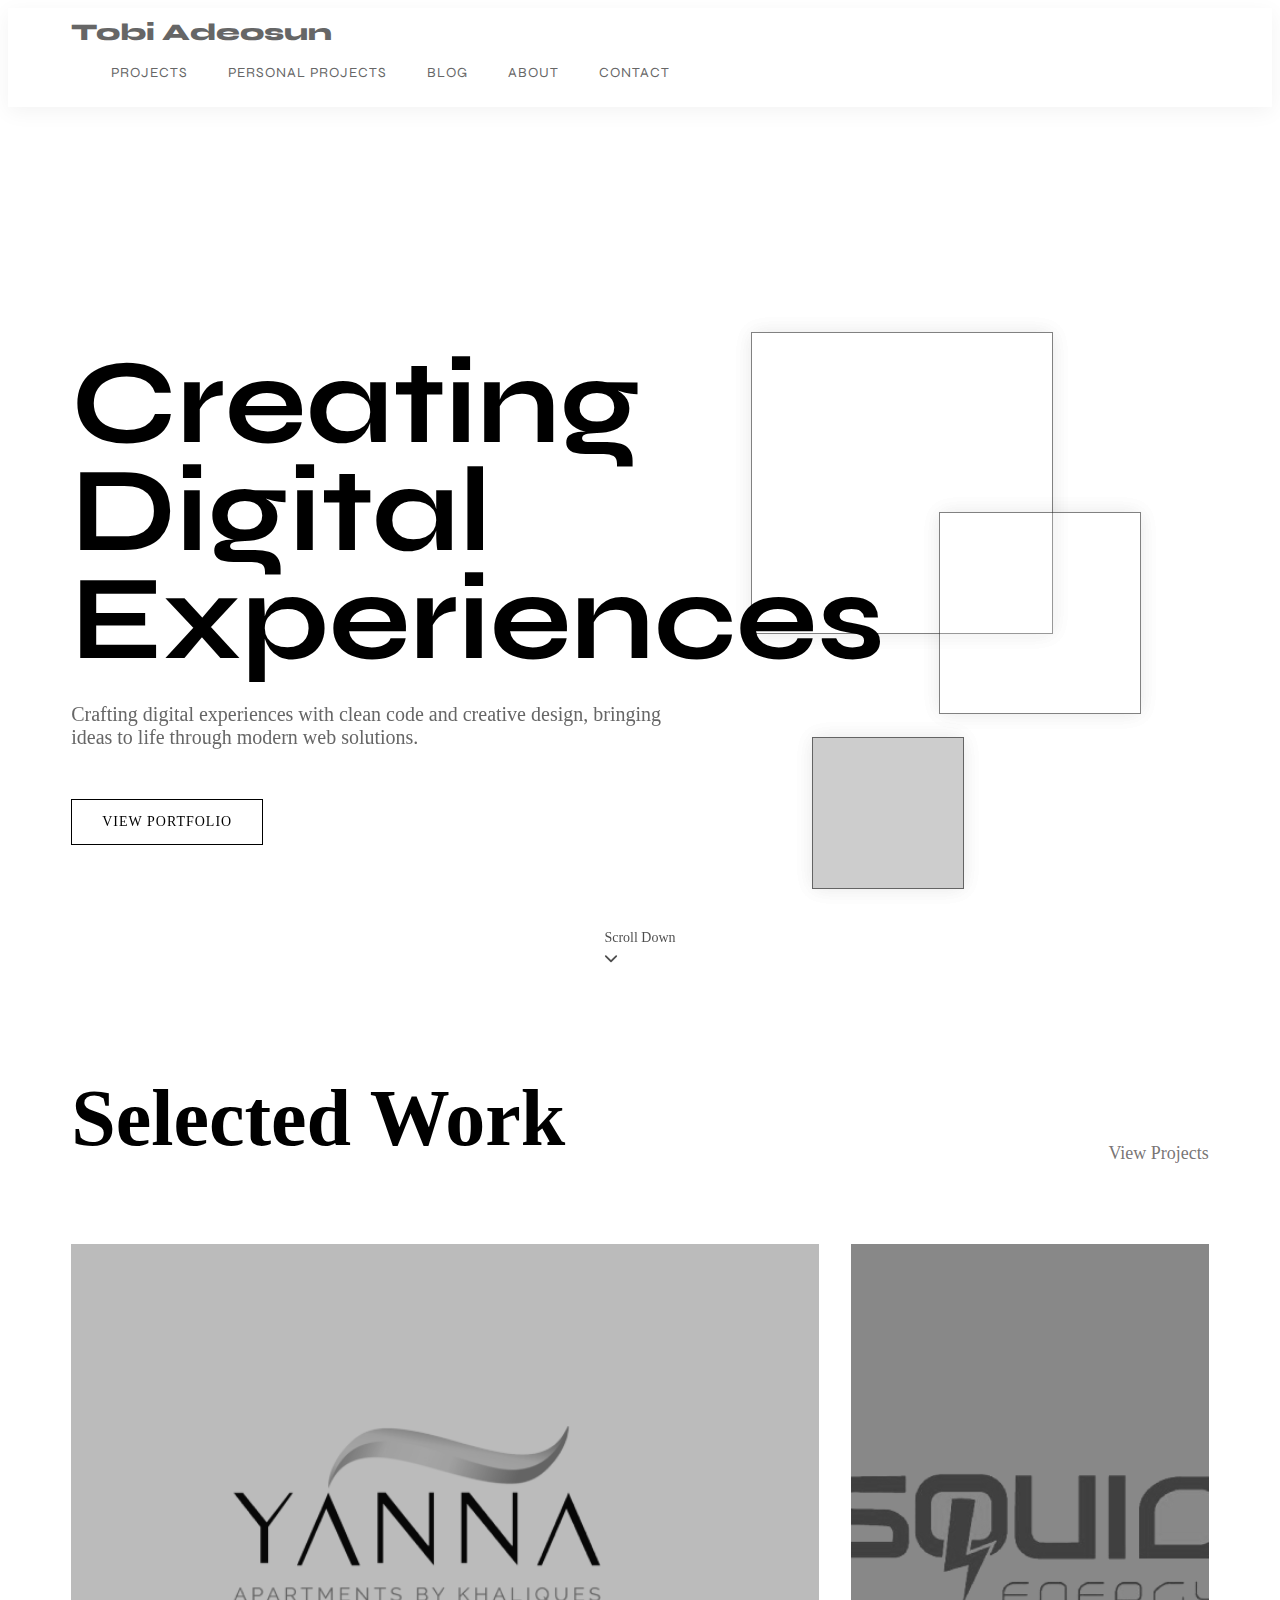
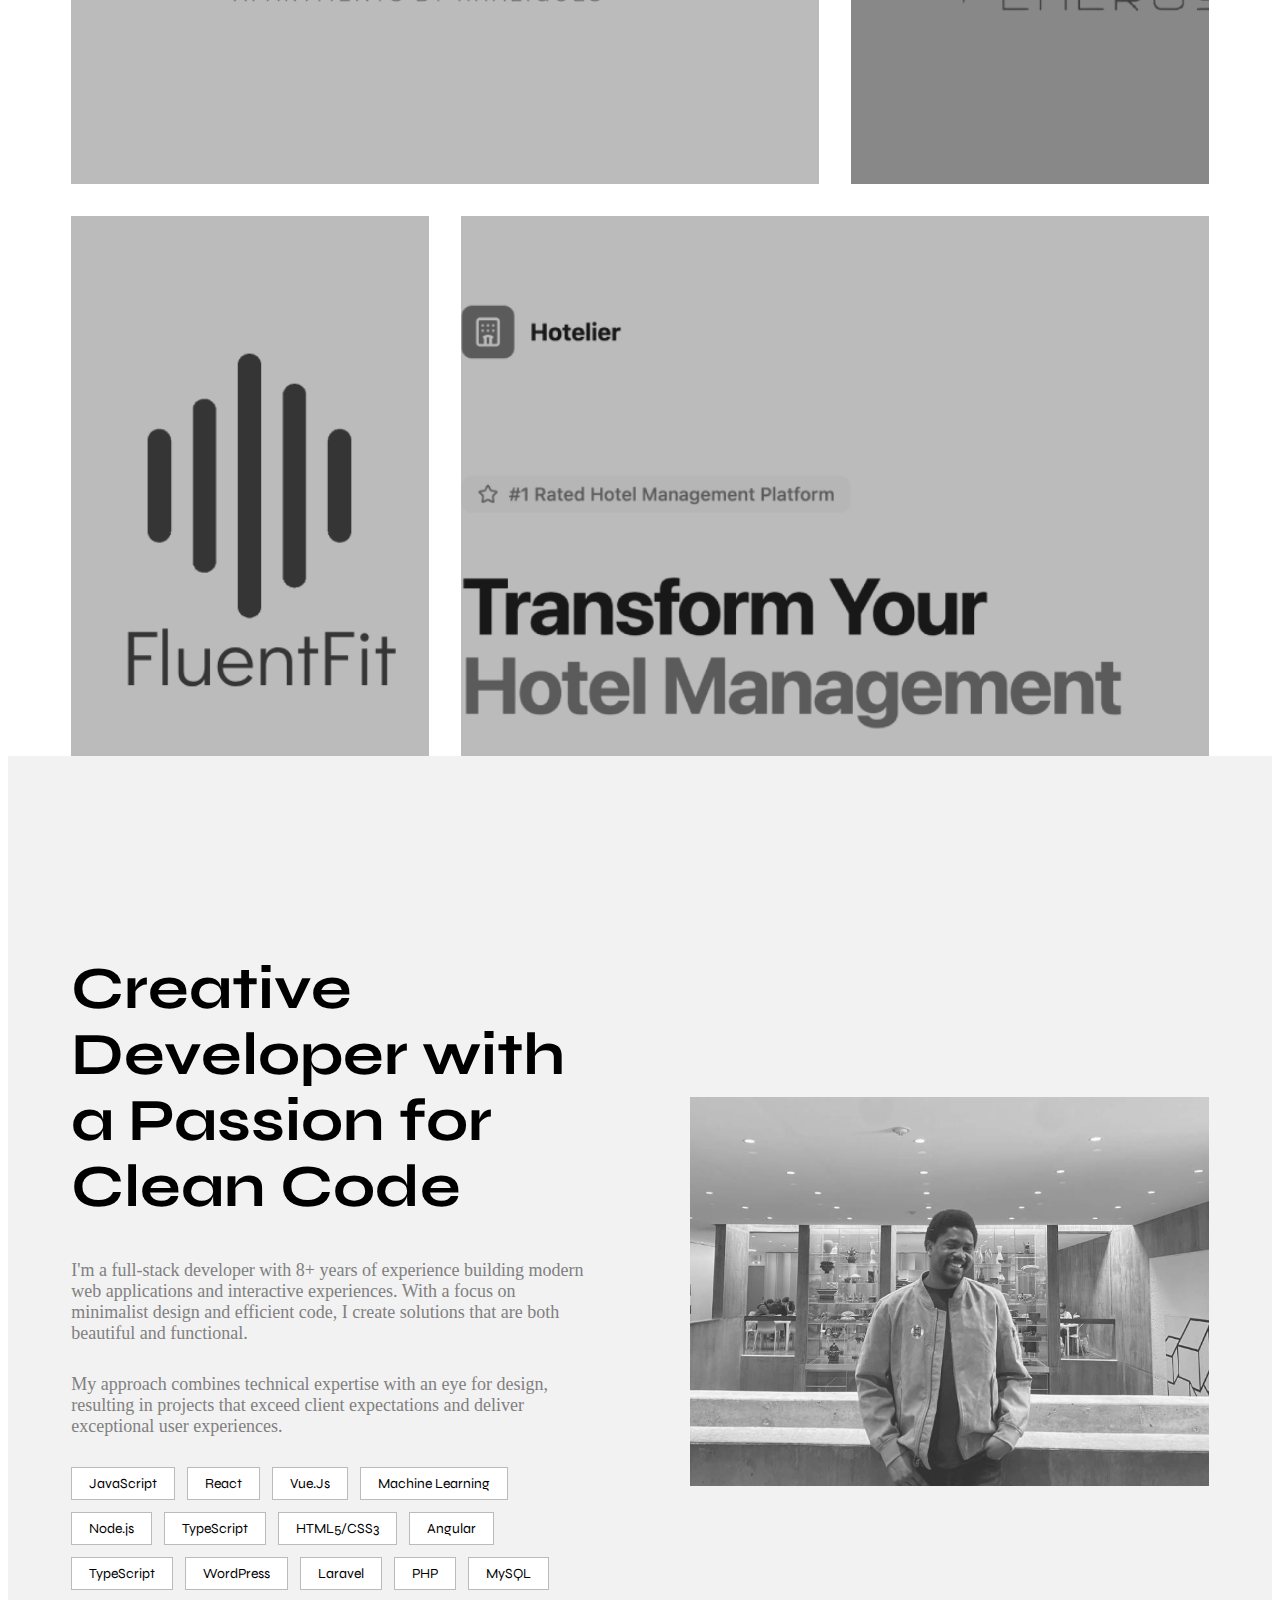
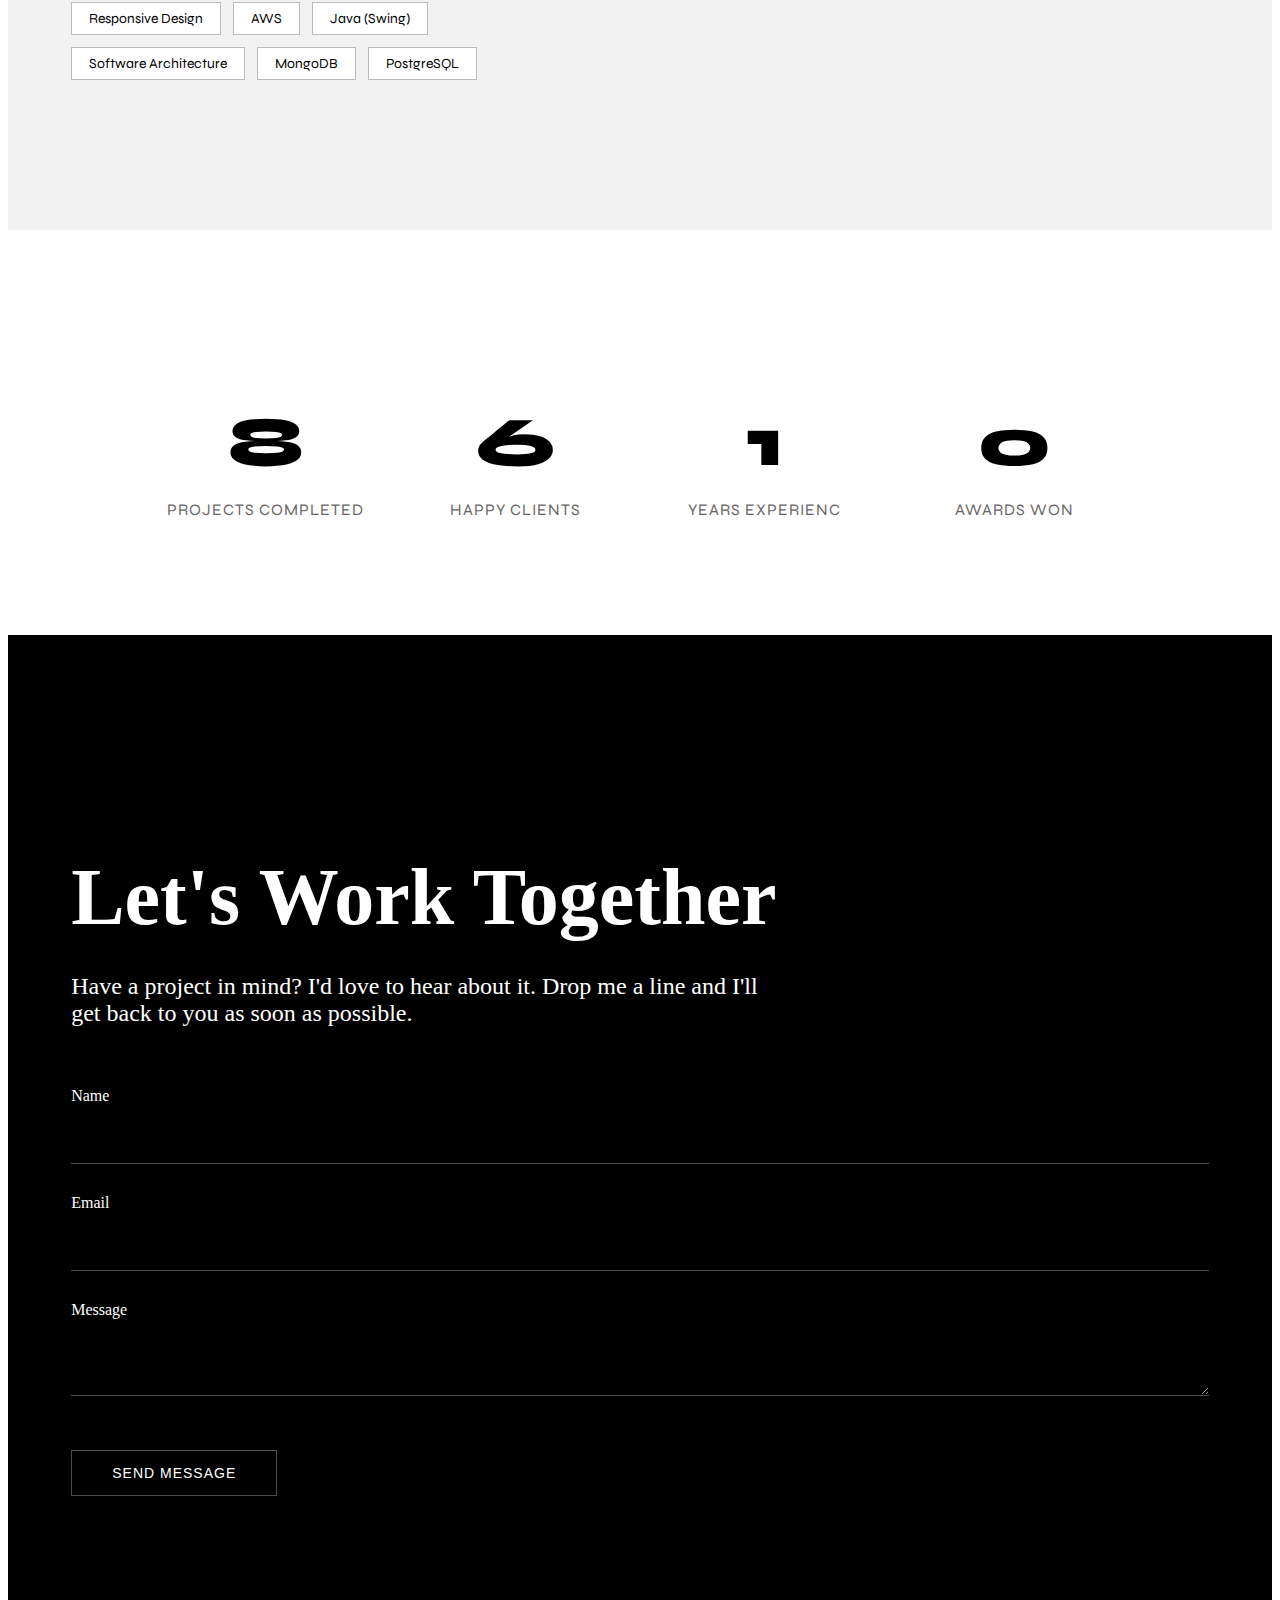
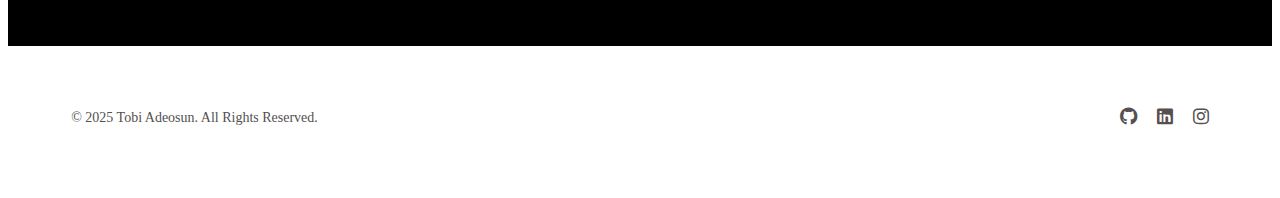
<file: contact.html>
<!doctype html>
<html lang="en">
    <head>
        <title>About</title>
        <!-- Required meta tags -->
        <meta charset="utf-8" />
        <meta
            name="viewport"
            content="width=device-width, initial-scale=1, shrink-to-fit=no"
        />
 <!-- bootsrap cnd -->


 <link rel="stylesheet" href="https://cdnjs.cloudflare.com/ajax/libs/font-awesome/6.7.2/css/all.min.css" integrity="sha512-Evv84Mr4kqVGRNSgIGL/F/aIDqQb7xQ2vcrdIwxfjThSH8CSR7PBEakCr51Ck+w+/U6swU2Im1vVX0SVk9ABhg==" crossorigin="anonymous" referrerpolicy="no-referrer" />
        <!-- Bootstrap CSS v5.2.1 -->
        <link
            href="https://cdn.jsdelivr.net/npm/bootstrap@5.3.2/dist/css/bootstrap.min.css"
            rel="stylesheet"
            integrity="sha384-T3c6CoIi6uLrA9TneNEoa7RxnatzjcDSCmG1MXxSR1GAsXEV/Dwwykc2MPK8M2HN"
            crossorigin="anonymous"
        />

        <style>
            
 @import url('https://fonts.googleapis.com/css2?family=Syne:wght@400;500;600;700&display=swap');



:root {
--transition: 0.3s ease-in-out;}
       


.logo {
    font-family: "Syne", sans-serif;
    font-weight: 800;
    font-size: 24px;
    color: #666666;
    text-decoration: none;
    transition: var(--transition);
}


#main-header {
  transition: all 0.3s ease;
}

#main-header.scrolled {
  padding-top: 10px !important;
  padding-bottom: 10px !important;
  background-color: rgba(255, 255, 255, 0.95) !important;
  box-shadow: 0 5px 20px rgba(0, 0,0, 0.05);
}

.nav-items{
  display: flex;
text-transform: uppercase;
gap: 40px;
list-style: none;

         }

         



        .nav-link {
            color: #666666;
            text-decoration: none;
           font-size: 14px;
            font-family: 'Syne', sans-serif;
            text-transform: uppercase;
            letter-spacing: 1px;
            position: relative;
        }




        .nav-link::after {
          content: "";
          position: absolute;
          bottom: 0;
          left: 0;
          width: 0;
          height: 1px;
          background-color: #666666;
          transition: 0.3s ease-in-out;
          
          
        }
        .nav-link:hover {
          color: black;
        }

        .nav-link:hover::after {
          width: 100%;
          background-color: black;
        }
    

      .navbar-toggler {
    display: none;
    background: none;
    border: none;
    cursor: pointer;
    padding: 5px;
  }


    .navbar-toggler-icon {
    width: 25px;
    height: 3px;
    background-color: white;
    display: block;
    position: relative;
  }
  .navbar-toggler-icon::before,
  .navbar-toggler-icon::after {
    content: "";
    width: 25px;
    height: 3px;
    background-color: white;
    position: absolute;
    left: 0;
  }
  .navbar-toggler-icon::before {
    top: -8px;
  }
  .navbar-toggler-icon::after {
    top: 8px;
  }

.navbar-toggler:focus {
  box-shadow: none;
  outline: none;
}



.navbar-toggler-icon {
  width: 30px;
  height: 30px;
  transition: var(--transition);
}



        

    .section {
    height: 100vh;
    display: flex;
    align-items: center;
    position: relative;
    overflow: hidden;
}

        .container{
          width: 90%;
          max-width: 1400px;
          margin:0 auto;
        }



        .section-content.active {
       opacity: 1;
        transform: translateY(0);
}
     .section-content {
    width: 100%;
    animation: fadeInUp 0.5s ease-in-out;
    position: relative;
    z-index: 2;
}

        .section-title {
        transition: all 0.3s ease-in-out, opacity 0.3s, transform 0.3s;
        }
        @keyframes fadeInUp {
          0% {
            opacity: 0;
            transform: translateY(50px);
          }
          100% {
            opacity: 1;
            transform: translateY(0);
          }
        }

    .card-title {
    font-size: 120px;
    font-weight:bold;
    line-height: 0.9;
    max-width: 1000px;
    margin-bottom: 30px;
    font-family: "Syne", sans-serif;

}

        .card-subtitle {
            font-size: 20px;
            max-width: 600px;
            margin-bottom: 50px;
            color:#666666;
        }

        .hero-cta {
          display: inline-block;
          padding: 14px 30px;
          border: 1px solid black;
          color: #000; 
          text-decoration: none;
          text-transform: uppercase;
          font-size: 14px;
          font-weight: 500;
          letter-spacing: 1px;
          position: relative;
          transition: 0.3s ease-in-out; 
          transition: background-color 0.3s ease-in-out, color 0.3s ease-in-out;

        }

        .hero-cta::before {
          content: "";
          position: absolute;
          top: 0;
          color: white;
          left: 0;
          width: 0;
          height: 100%;
          background-color: #000; 
          transition: all 0.35s cubic-bezier(0.25, 0.46, 0.45, 0.94);   
        z-index: -1;
        }

        .hero-cta:hover::before {
          width:100%;
        }

        .hero-cta:hover {
          color: #fff;
        }



        /* css cube section start here */
        .cube-container {
            position: absolute;
            top: 0;
            right: 0;
            width: 70%;
            height: 100%;
            z-index: 1;
            pointer-events: none;
        }


        .cube-1 {
            top: 25%;
            right: 25%;
            width: 300px;
            height: 300px;
            animation: rotateCube1 10s infinite linear;
        }
        .cube {
          position: absolute;
          transform-style: preserve-3d;
          transform-origin: center;
        }

        .cube-1 .cube-face {
          background-color: rgba(255, 255, 255, 0.1);
          border-color: rgba(0, 0, 0, 0.3);
        }


        .cube-face {
          position: absolute;
          width: 100%;
          height: 100%;
          background-color: rgba(255, 255, 255, 0.1);
          border: 1px solid rgba(255, 255, 255, 0.2);
          box-shadow: 0 0 20px rgb(0 0 0 / 5%);
          backface-visibility: visible;
        }

        .cube-2 {
            top: 45%;
            right: 15%;
            width: 200px;
            height: 200px;
            animation: rotateCube2 10s infinite linear;
        }
        .cube {
            position: absolute;
            transform-style: preserve-3d;
            transform-origin: center;
        }

        .cube-2 .cube-face {
          background-color: rgba(255, 255, 255, 0.1);
          border-color: rgba(0, 0, 0, 0.3);
        }

        .cube-3 {
            top: 70%;
            right: 35%;
            width: 150px;
            height: 150px;
            animation: rotateCube3 25s infinite linear;
        }
        .cube {
            position: absolute;
            transform-style: preserve-3d;
            transform-origin: center;
        }

        .cube-3 .cube-face {
          background-color: rgba(0, 0, 0, 0.1);
          border-color: rgba(0, 0, 0, 0.3);
        }

        @keyframes rotateCube1 {
          0% {
            transform: rotateX(0deg) rotateY(0deg);
          }
          100% {
            transform: rotateX(360deg) rotateY(360deg);
          }
        }

        @keyframes rotateCube2 {
          0% {
            transform: rotateX(0deg) rotateY(0deg);
          }
          100% {
            transform: rotateX(-360deg) rotateY(360deg);
          }
        }

        @keyframes rotateCube3 {
          0% {
            transform: rotateX(0deg) rotateY(0deg);
          }
          100% {
            transform: rotateX(360deg) rotateY(360deg);
          }
        }




        .scroll-indicator {
          position: absolute;
          bottom: 40px;
          left: 50%;
          transform: translateX(-50%);
          font-size: 14px;
          opacity: 0.7;
          transition: var(--transition);
        }
        .scroll-indicator p {
          margin-bottom: 5px; /* Reduced margin to bring the icon closer */
        }

        .scroll-indicator i {
          animation: bounce 2s infinite;
        }

        @keyframes bounce {
          0% {
            transform: translateY(0);
          }
          50% {
            transform: translateY(10px);
          }
          100% {
            transform: translateY(0);
          }
        }


        .fa-solid, .fas {
          font-weight: 900;
        }

        .fa-chevron-down:before {
          content: "\f078";
        }

       /* work section */
        .work {
            padding: 150px 0;
        }






        .container {
            width: 90%;
            max-width: 1400px;
            margin: 0 auto;
        }

        .section-header {
            display: flex;
            justify-content: space-between;
            align-items: flex-end;
            margin-bottom: 80px;
        }

        .section-title.active {
            opacity: 1;
            transform: translateY(0);
        }

        .section-title {
            font-size: 80px;
            opacity: 0;
            transform: translateY(30px);
            margin-bottom: 0;
        }


        .section-title.active + .view-all-link, .section-header.active .view-all-link {
            opacity: 1;
            transform: translateY(0);
        }



        .view-all-link {
          font-size: 18px;
          color: rgba(113, 109, 109, 0.955);
          text-decoration: none;
          font-weight: 500;
          position: relative;
        }

        .view-all-link::after {
          content: "";
          position: absolute;
          bottom: -5px;
          left: 0;
          width: 0;
          height: 1px;
          background-color: gray;
          transition: 0.3s ease-in-out;
        }

        .view-all-link:hover::after {
          width: 100%;
          color: #000;
        }





        .project-grid {
            display: grid;
            grid-template-columns: repeat(12, 1fr);
            grid-gap: 2rem;
            margin-top: 4rem;
        }

        .project.large {
            grid-column: span 8;
        }
        .project {
            background-color: #1a1a1a;
            height: 60vh;
            position: relative;
            overflow: hidden;
            cursor: pointer;
        }

        .project:hover .project-contents{
          opacity: 1;
          transform: translateY(0);
        }
        .project.small {
            grid-column: span 4;
        }


        .project.small {
            grid-column: span 4;
        }

        .project.large {
            grid-column: span 8;
        }





        .project-content {
          transition: transform 0.5s, color 0.5s;
          color: transparent;
          transform: scale(0.5);
          font-family: "Syne", sans-serif;

        }

        .project:hover .project-image {
          transform: scale(1.1);
        }

        .project:hover .project-content {
          transform: scale(1);
          color: white;
        }

        .project-image {
          transition: filter 0.5s;
          width: 100%;
          height: 100%;
          filter: grayscale(100%);
        }

        .project:hover .project-image {
          filter: none;
        }


        .project-image {
            width: 100%;
            height: 100%;
            position: absolute;
            top: 0;
            left: 0;
            filter: grayscale(100%);
            transition: transform 0.5s, opacity 0.5s;
            transform: scale(1.03);
            opacity: 0.7;
            background-repeat: no-repeat;
        }
        .second-project-bg-1 {
          background: url(/image/banner1.png) center/cover no-repeat;}


        .second-project-bg-2 {
            background: url(image/yanna-banner.png) center/cover no-repeat;
        }


        .project-content {
            position: absolute;
            bottom: 0;
            left: 0;
            padding: 2rem;
            z-index: 1;
            opacity: 0;
            color: #ffffff;
            transform: translateY(20px);
            transition: opacity 0.3s, transform 0.3s;
        }


        .project:hover .project-content {
          opacity: 1;
          transform: translateY(0);
        }



        .project-title {
            font-size: 1.8rem;
            margin-bottom: 0.5rem;
            font-weight: 700;
        }

        .project-category {
            font-size: 1rem;
            font-weight: 400;
            color: #fff;
        }

        .second-project-bg-3 {
            background: url(/image/event.png) center/cover no-repeat;
        }

        .second-project-bg-4{
          background: url(/image/banner1.png) center/cover no-repeat;}



          

          /* about-secion */


          .about-section{
            background-color: rgba(100, 100, 100, 0.086);
            padding: 150px 0;
          }


          .about-content{
            display: grid;
            grid-template-columns: 1fr 1fr;
            gap: 100px;
            align-items: center;

          }

          .about-text.active {
            opacity: 1;
            transform: translateX(0);
        }

        .about-text {
            opacity: 0;
            transform: translateX(-50px);
            transition: var(--transition);
        }
        .about-title {
          font-size: 60px;
          margin-bottom: 40px;
          line-height: 1.1;
          font-family: "Syne", sans-serif;
        }




        .about-description {
            font-size: 18px;
            margin-bottom: 30px;
            color: gray;
        }

        .about-skill {
            display: flex;
            flex-wrap: wrap;
            gap: 12px;
            margin-top: 30px;
          
        }

        .about-image.active {
            opacity: 1;
            transform: translateX(0);
        }


        .about-image img {
            width: 100%;
            height: 100%;
            object-fit: cover;
            opacity: 0.8;
            filter: grayscale(100%);
            border-radius: 0;
        }


        /* about section */

        .skill-tag {
          display: inline-block;
          padding:7px 17px;
          border: 1px solid #bbb;
          font-size: 14px;
          background-color: #fff; 
          color: #000; 
          transition: background-color 0.3s ease-in-out, color 0.3s ease-in-out;
          font-family: "Syne", sans-serif;

        }

        .skill-tag:hover {
          background-color: #000;
          color: #fff;
        }

        /* .stats-section */

        .stats-section{
          padding: 100px;
        }

        .stats-grid{
          display: grid;
          grid-template-columns: repeat(4, 1fr);
          gap: 40px;
        }

        .stat-item .active{
          opacity: 1;
          transform: translateY(0);
        }

        .stat-item {
          text-align: center;
          transition: all 0.3s ease-in-out;
        }

        .stat-number{
          font-size: 70px;
          font-weight: 800;
          margin-bottom: 10px;
          font-family: Syne, sans-serif;

        }

        .stat-label{
          font-size: 16px;
          color: #676464;
          text-transform: uppercase;
          letter-spacing: 1px;
          font-family: "Syne", sans-serif;

        }

        /* contact.............. */
html {
    scroll-behavior: smooth;
}


        .contact-section{
            padding: 150px 0;
            background-color: black;
            color: white;
        }


        .contact-title.active {
            opacity: 1;
            transform: translateY(0);
        }

        .contact-title {
            font-size: 80px;
            margin-bottom: 30px;
            transition: var(--transition);
        }


        .contact-subtitle.active {
            opacity: 1;
            transform: translateY(0);
        }
        .contact-subtitle {
            font-size: 24px;
            max-width: 700px;
            margin-bottom: 60px;
            transition: var(--transition);
            transition-delay: 0.2s;
        }


        .contact-form {
            /* max-width: 800px; */
            margin: 0 auto;
        }


        .form-group.active {
            opacity: 1;
            transform: translateY(0);
        }

        .form-group {
            margin-bottom: 30px;
            transition: var(--transition);
        }


        .form-label {
            display: block;
            font-size: 16px;
            margin-bottom: 10px;
            font-weight: 500;
        }



        .form-control {
        width: 100%;
        background-color: transparent;
        border: none;
        border-bottom: 1px solid rgba(255, 255, 255, 0.3);
        padding: 15px 0;
        color:black;
        font-family: "Inter", sans-serif;
        font-size: 16px;
        transition: all 0.3s ease-in-out;
        }



        .submit-btn {
            display: inline-block;
            padding: 14px 40px;
            background-color: transparent;
            border: 1px solid rgba(255, 255, 255, 0.3) ;
            color: white;
            font-family: "Inter", sans-serif;
            font-size: 14px;
            font-weight: 500;
            text-transform: uppercase;
            letter-spacing: 1px;
            cursor: pointer;
            transition: all 0.3s ease-in-out;
            margin-top: 20px;
        }


        .p-2 {
            padding: 2rem;
        }

/* footer section */
        .footer{
          padding: 50px 0;
        }


        .footer-content {
            display: flex;
            justify-content: space-between;
            align-items: center;
        }

        .copyright {
            font-size: 14px;
            color: rgb(85, 79, 79);
        } 

        .social-links {
            display: flex;
            gap: 20px;
        }


        .fa-brands, .fab {
            font-weight: 400;
        }

        .fa-brands, .fab {
            font-family: "Font Awesome 6 Brands";
        }

        .social-link {
            text-decoration: none;
            font-size: 18px;
            color: rgb(85, 79, 79);
        }


        @media (max-width: 1024px) {
  .card-title {
    font-size: 60px;
  }

  .section-title {
    font-size: 50px;
  }

  .about-title {
    font-size: 40px;
  }

  .stats-grid {
    grid-template-columns: repeat(2, 1fr);
  }
}

@media (max-width: 768px) {

  .about-content {
    grid-template-columns: 1fr;
    gap: 50px;
  }

  .section-title {
    font-size: 40px;
  }
  .project-grid {
    grid-template-columns: 1fr;
  }

  .project.large,
  .project.small {
    grid-column: span 12;
    height: 300px;
  }

  .stats-grid {
    grid-template-columns: 1fr;
  }

  .footer-content {
    flex-direction: column;
    text-align: center;
    gap:20px;}
}


/* Mobile View */
/* cube-container */
@media (max-width: 992px) {
  .cube-container {
    width: 40%;
  }
}

@media (max-width: 768px) {
  .cube-container {
    opacity: 0.5;
  }
}

@media (max-width: 576px) {
  .cube-container {
    width: 100%;
    opacity: 0.3;
  }
}


/* ......................mobile view */



@media (max-width: 1200px) {
  .cube-1 {
    width: 120px;
    height: 120px;
  }
}

@media (max-width: 576px) {
  .cube-1 {
    right: 10%;
  }
}


/* .cube-2 */


@media (max-width: 1200px) {
  .cube-2 {
    width: 80px;
    height: 80px;
    right: 30%; 
  }
}

@media (max-width: 576px) {
  .cube-2 {
    right: 40%;
    top: 20%; 
}
}

/* .cube-3 */

@media (max-width: 1200px) {
  .cube-3 {
    width: 60px;
    height: 60px;
  }
}

@media (max-width: 576px) {
  .cube-3 {
    right: 20%;
  }
}



/* work section */



.project.large {
  grid-column: span 8;
}

@media (max-width: 1200px) {
  .project {
    height: 50vh;
  }
}

@media (max-width: 992px) {
  .project.large {
    grid-column: span 6;
  }
  .project {
    height: 45vh;
  }
}

@media (max-width: 768px) {
  .project.large,
  .project.small {
    grid-column: span 12;
  }
  .project {
    height: 40vh;
  }
}



@media (max-width: 992px) {
  #navbarScroll {
    position: fixed;
    top: 0;
    right: -100%;
    width: 70%;
    height: 100vh;
    background-color: #fff;
    flex-direction: column;
    justify-content: center;
    align-items: center;
    gap: 30px;
    transition: all 0.5s ease;
    z-index: 100;
  }

  #navbarScroll.show {
    right: 0;
    box-shadow: -10px 0 30px rgba(0, 0, 0, 0.1);
  }

  .nav-items {
    display: flex;
    flex-direction: column;
    align-items: center;
    justify-content: center;
    height: 100%;
  }

  .nav-link {
    width: 100%;
    text-align: center;
  }
}

  @media (max-width: 768px) {
    .nav-items.show {
      transform: translateX(0);
    }

    .navbar-toggler {
      display: block;
      position: fixed;
      top: 15px;
      right: 15px;
      z-index: 1100; /* Above the nav */
    }
  }







        </style>
    </head>

    <body>


      <!-- navigation section -->
      
      <!-- navigation section -->
      <header id="main-header" class="py-3 position-sticky top-0 z-3">
                <div class="container">
          <nav class="navbar navbar-expand-lg navbar-light">
            <a class="logo" href="#">Tobi Adeosun</a>
            <button class="navbar-toggler" type="button" data-bs-toggle="collapse" data-bs-target="#navbarScroll"
              aria-controls="navbarScroll" aria-expanded="false" aria-label="Toggle navigation">
              <span class="navbar-toggler-icon"></span>
            </button>
            <div class="collapse navbar-collapse" id="navbarScroll">
              <ul class="nav-items ms-auto my-2 my-lg-0 navbar-nav-scroll">
                <li class="nav-item"><a class="nav-link" href="/projects.html">Projects</a></li>
                <li class="nav-item"><a class="nav-link" href="/PERSONAL-PROJECTS.html">Personal Projects</a></li>
                <li class="nav-item"><a class="nav-link" href="/Blog.html">Blog</a></li>
                <li class="nav-item"><a class="nav-link" href="/index.html">About</a></li>
                <li class="nav-item"><a class="nav-link" href="contact.html#contact">Contact</a></li>

              </ul>
            </div>
          </nav>
        </div>
      </header>
    <main>
          <!-- home section -->
          <section class="section">
            <div class="container">
              <div class="section-content">
  
                <h1 class="card-title">
                  Creating
                   Digital Experiences 
                </h1>
                <p class="card-subtitle">   Crafting digital experiences with clean code and creative design,
                  bringing ideas to life through modern web solutions.
               </p>
  
               <a href="" class="hero-cta">
                View Portfolio</a>
  
              </div>
            </div>


         
<!-- animation section -->

<div class="cube-container">
    <!-- Cube 1 -->
    <div class="cube cube-1">
      <div class="cube-face" style="transform: translateZ(75px)"></div>
      <div class="cube-face" style="transform: translateZ(-75px) rotateY(180deg)"></div>
      <div class="cube-face" style="transform: translateX(75px) rotateY(90deg)"></div>
      <div class="cube-face" style="transform: translateX(-75px) rotateY(-90deg)"></div>
      <div class="cube-face" style="transform: translateY(75px) rotateX(90deg)"></div>
      <div class="cube-face" style="transform: translateY(-75px) rotateX(-90deg)"></div>
    </div>
  

 
  <!-- Cube 2 -->
  <div class="cube cube-2">
    <div class="cube-face" style="transform: translateZ(50px)"></div>
    <div class="cube-face" style="transform: translateZ(-50px) rotateY(180deg)"></div>
    <div class="cube-face" style="transform: translateX(50px) rotateY(90deg)"></div>
    <div class="cube-face" style="transform: translateX(-50px) rotateY(-90deg)"></div>
    <div class="cube-face" style="transform: translateY(50px) rotateX(90deg)"></div>
    <div class="cube-face" style="transform: translateY(-50px) rotateX(-90deg)"></div>
  </div>

   <!-- Cube 3 -->
  
  <!-- Cube 3 -->
  <div class="cube cube-3">
    <div class="cube-face" style="transform: translateZ(37.5px)"></div>
    <div class="cube-face" style="transform: translateZ(-37.5px) rotateY(180deg)"></div>
    <div class="cube-face" style="transform: translateX(37.5px) rotateY(90deg)"></div>
    <div class="cube-face" style="transform: translateX(-37.5px) rotateY(-90deg)"></div>
    <div class="cube-face" style="transform: translateY(37.5px) rotateX(90deg)"></div>
    <div class="cube-face" style="transform: translateY(-37.5px) rotateX(-90deg)"></div>
  </div>
</div>

</div>

<!-- scroller section  -->
<div class="scroll-indicator">
    <p>Scroll Down</p>
    <i class="fas fa-chevron-down"></i>
  </div>
  
          </section>
  
  
  
<!-- work section start here -->

<section class="work-section" id="work">
    <div class="container">
      <div class="section-header">
        <h2 class="section-title active">Selected Work</h2>
        <a class="view-all-link" href="https://second-project-ten-eta.vercel.app">View Projects</a>
      </div>
      <div class="project-grid">
        <div class="project large" data-scroll="">
          <a href="https://second-project-ten-eta.vercel.app" target="_blank" rel="noopener">
            <div class="project-image second-project-bg-3"  style="background-image: url(/image/yanna-banner.png);">
            </div>
            <div class="project-content">
              <div class="project-title">Updated Project</div>
              <div class="project-category">Web Development / UI Design</div>
            </div>
          </a>
        </div>
        <div class="project small" data-scroll="">
          <a href="https://second-project-ten-eta.vercel.app" target="_blank" rel="noopener">
            <div class="project-image second-project-bg-4" data-src="/img/banner1.png" style="background-image: url(/image/sq-energy.png);"></div>
            <div class="project-content">
              <div class="project-title">Updated Project</div>
              <div class="project-category">Web Development</div>
            </div>
          </a>
        </div>
        <div class="project small" data-scroll="">
          <a href="https://second-project-ten-eta.vercel.app" target="_blank" rel="noopener">
            <div class="project-image second-project-bg-3" data-src="/img/b.png" style="background-image: url(/image/fluent-fit.png);"></div>
            <div class="project-content">
              <div class="project-title">Updated Project</div>
              <div class="project-category">Web Development</div>
            </div>
          </a>
        </div>
        <div class="project large" data-scroll="">
          <a href="https://second-project-ten-eta.vercel.app" target="_blank" rel="noopener">
            <div class="project-image second-project-bg-2" data-src="/img/banner2.png" style="background-image: url(/image/hotelier.png);"></div>
            <div class="project-content">
              <div class="project-title">Updated Project</div>
              <div class="project-category">Web Development</div>
            </div>
          </a>
        </div>
      </div>
    </div>
  </section>




        <!-- About section start here -->
        <section class="about-section">
            <div class="container">
              <div class="about-content">
                <div class="about-text active">
                  <h2 class="about-title">
                    Creative Developer with a Passion for Clean Code
                  </h2>
                  <p class="about-description">
                    I'm a full-stack developer with 8+ years of experience building
                    modern web applications and interactive experiences. With a focus
                    on minimalist design and efficient code, I create solutions that
                    are both beautiful and functional.
                
                  </p>
          
                  <p class="about-description">
                    My approach combines technical expertise with an eye for design,
                    resulting in projects that exceed client expectations and deliver
                    exceptional user experiences.
                  </p>
          
                  <div class="about-skill">
                    <span class="skill-tag" data-level="expert">JavaScript</span>
                    <span class="skill-tag" data-level="expert">React</span>
                    <span class="skill-tag" data-level="expert">Vue.Js</span>
                    <span class="skill-tag"> Machine Learning</span>
                    <span class="skill-tag">Node.js</span>
                    <span class="skill-tag">TypeScript</span>
                    <span class="skill-tag">HTML5/CSS3</span>
                    <span class="skill-tag">Angular</span>
                    <span class="skill-tag">TypeScript</span>
                    <span class="skill-tag">WordPress</span>
                    <span class="skill-tag">Laravel</span>
                    <span class="skill-tag">PHP</span>
                    <span class="skill-tag">MySQL</span>
                    <span class="skill-tag">Responsive Design</span>
                    <span class="skill-tag">AWS</span>
                    <span class="skill-tag">Java (Swing)</span>
                    <span class="skill-tag">Software Architecture</span>
                    <span class="skill-tag">MongoDB</span>
                    <span class="skill-tag">PostgreSQL</span>
          
                 
                  
                  </div>
                </div>
          
          
          <div class="about-image active">
            <img src="image/tb2.jpg" alt="Tobi Adeosun" class="about-image" loading="lazy">
          </div>
              </div>
            </div>
          </section>
          
          

          

<!-- stats section start here -->

<section class="stats-section">
    <div class="container">
      <div class="stats-grid">
        <div class="stat-item active">
          <h3 class="stat-number " data-count="50">50</h3>
          <p class="stat-label">Projects Completed</p>
        </div>
  
        <div class="stat-item active">
          <h3 class="stat-number" data-count="35">35</h3>
          <p class="stat-label">Happy Clients</p>
        </div>
        <div class="stat-item active">
          <h3 class="stat-number" data-count="8">8</h3>
          <p class="stat-label">Years Experienc</p>
        </div>
        <div class="stat-item active" >
          <h3 class="stat-number" data-count="2">2</h3>
          <p class="stat-label">
            Awards Won
          </p>
        </div>
      </div>
    </div>
  </section>
  
  
       
  
<!-- contact start here -->

<section class="contact-section" id="contact">
    <div class="container">
      <h2 class="contact-title">Let's Work Together</h2>
      <p class="contact-subtitle">   Have a project in mind? I'd love to hear about it. Drop me a line and
        I'll get back to you as soon as possible.
     </p>
     <form  class="contact-form">
      <div class="form-group">
        <label for="name" class="form-label">Name</label>
        <input type="text" class="form-control" id="name" required style="background-color: #000; color: white;">
      </div>
  
      <div class="form-group">
        <label for="email" class="form-label">Email</label>
        <input type="email" class="form-control" id="email" required style="background-color: #000; color: white;">
      </div>
  <div class="form-group">
    <label for="message" class="form-label">Message</label>
    <textarea name="message" class="form-control" required style="background-color: #000; color: white;"></textarea>
  </div>
  <button type="submit" class="submit-btn">send message</button><span class="p-2 res-message"></span>
  
     </form>
    </div>
  </section>



  <footer>
    <!-- place footer here -->

    <footer class="footer">
      <div class="container footer-content">
        <p class="copyright">© 2025 Tobi Adeosun. All Rights Reserved.</p>
        <div class="social-links">
          <a href="" class="social-link"><i class="fab fa-github"></i></a>
          <a href="" class="social-link"><i class="fab fa-linkedin"></i></a>
          <a href="https://www.instagram.com/tflux2.0/" class="social-link"><i class="fab fa-instagram"></i></a>
        </div>
      </div>
    </footer>
  </footer>

    </main>



    <script>
      window.addEventListener('scroll', function () {
        const header = document.getElementById('main-header');
        if (window.scrollY > 50) {
          header.classList.add('scrolled');
        } else {
          header.classList.remove('scrolled');
        }
      });

window.onload = function() {
  document.querySelector('.contact-section').scrollIntoView({ behavior: 'smooth' });
};

const statsSection = document.querySelector('.stats-section');
const statNumbers = document.querySelectorAll('.stat-number');

const animateStats = () => {
    statNumbers.forEach((stat) => {
        const count = stat.getAttribute('data-count');
        const duration = 2000; // animation duration in ms
        const startTime = performance.now();

        function updateCount(currentTime) {
            const progress = (currentTime - startTime) / duration;
            if (progress < 1) {
                stat.textContent = Math.floor(progress * count);
                requestAnimationFrame(updateCount);
            } else {
                stat.textContent = count;
            }
        }

        requestAnimationFrame(updateCount);
    });
};

// Check if stats section is in view
const observer = new IntersectionObserver((entries) => {
    if (entries[0].isIntersecting) {
        animateStats();
        observer.unobserve(statsSection); // stop observing after animation starts
    }
}, { threshold: 0.5 });

observer.observe(statsSection);

    
    </script>




        <script
            src="https://cdn.jsdelivr.net/npm/@popperjs/core@2.11.8/dist/umd/popper.min.js"
            integrity="sha384-I7E8VVD/ismYTF4hNIPjVp/Zjvgyol6VFvRkX/vR+Vc4jQkC+hVqc2pM8ODewa9r"
        crossorigin="anonymous"
        ></script>

        <script
            src="https://cdn.jsdelivr.net/npm/bootstrap@5.3.2/dist/js/bootstrap.min.js"
            integrity="sha384-BBtl+eGJRgqQAUMxJ7pMwbEyER4l1g+O15P+16Ep7Q9Q+zqX6gSbd85u4mG4QzX+"
            crossorigin="anonymous"
        ></script>
    </body>
</html>
</file>
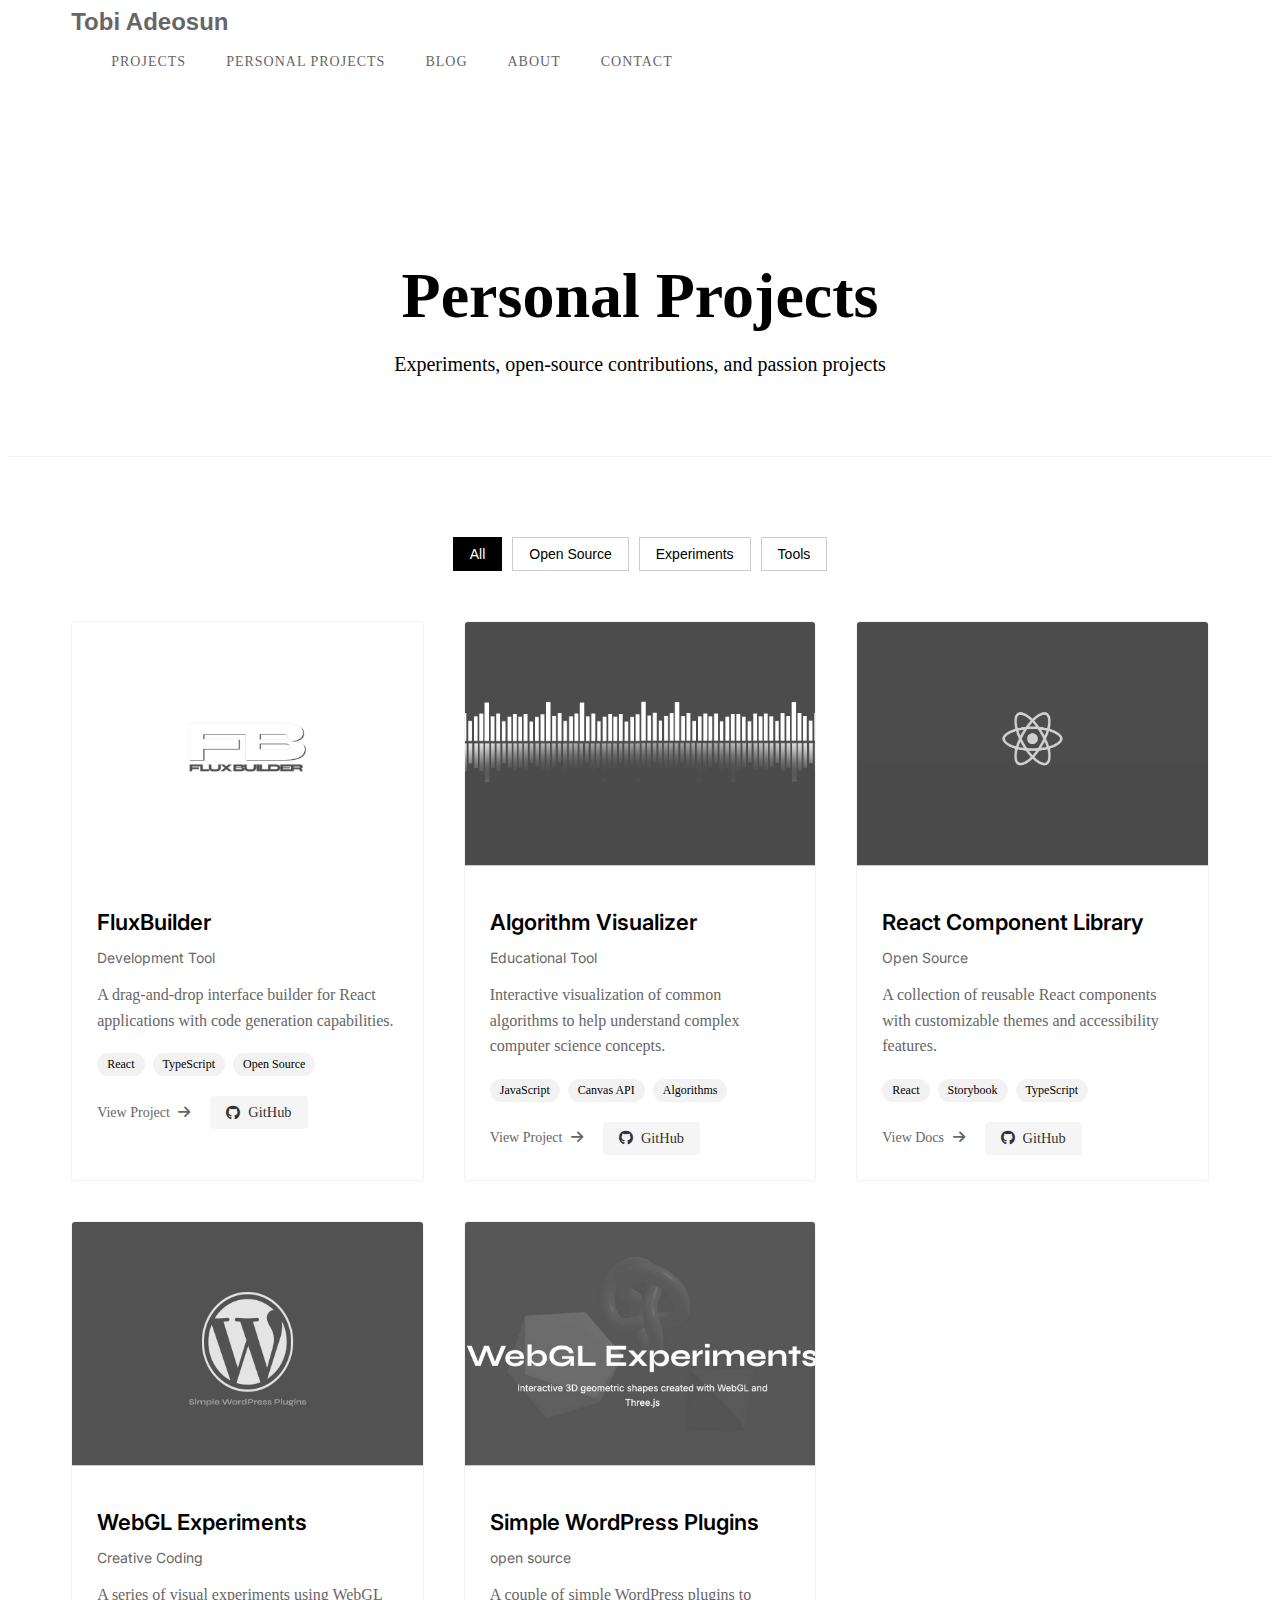
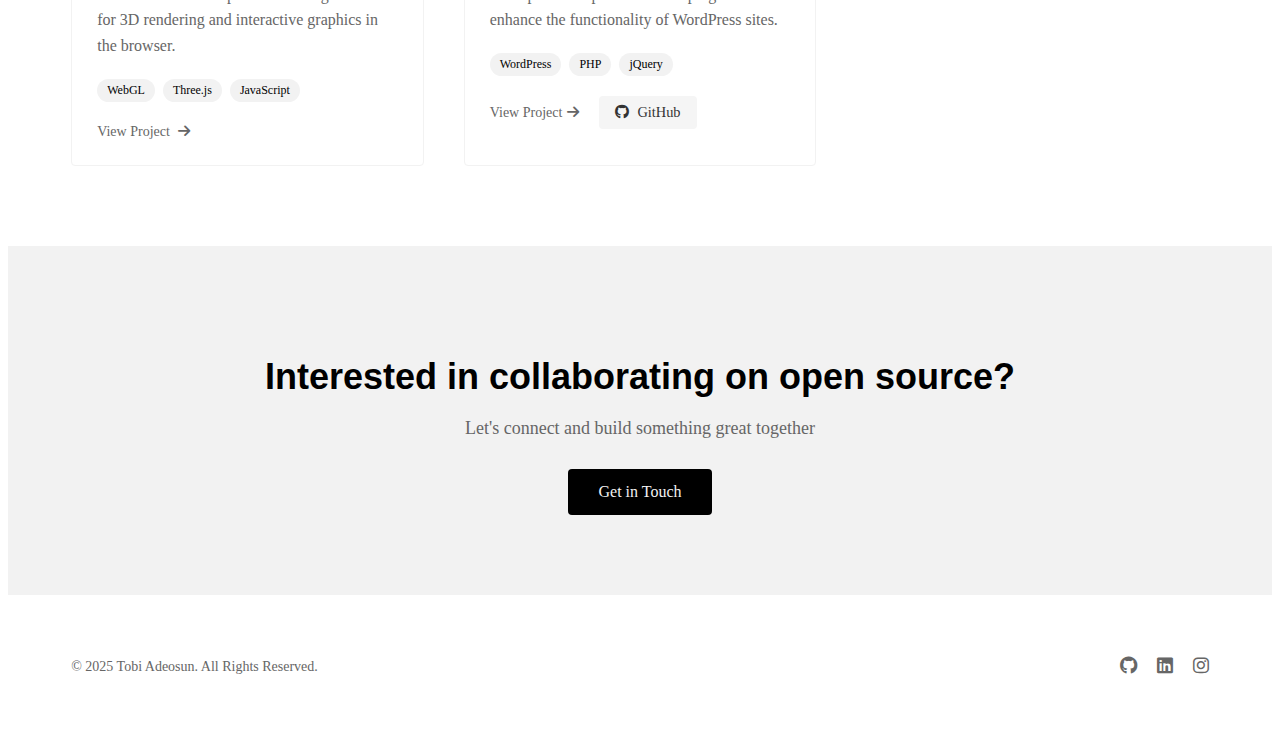
<file: PERSONAL-PROJECTS.html>
<!doctype html>
<html lang="en">
    <head>
        <title>PERSONAL-PROJECTS</title>
        <!-- Required meta tags -->
        <meta charset="utf-8" />
        <meta
            name="viewport"
            content="width=device-width, initial-scale=1, shrink-to-fit=no"
        />


        <link rel="stylesheet" href="https://cdnjs.cloudflare.com/ajax/libs/font-awesome/6.7.2/css/all.min.css"
        integrity="sha512-Evv84Mr4kqVGRNSgIGL/F/aIDqQb7xQ2vcrdIwxfjThSH8CSR7PBEakCr51Ck+w+/U6swU2Im1vVX0SVk9ABhg=="
         crossorigin="anonymous" referrerpolicy="no-referrer" />
   
   

         <link href="https://fonts.googleapis.com/css2?family=Inter:wght@400;600&display=swap" rel="stylesheet">



        <!-- Bootstrap CSS v5.2.1 -->
        <link
            href="https://cdn.jsdelivr.net/npm/bootstrap@5.3.2/dist/css/bootstrap.min.css"
            rel="stylesheet"
            integrity="sha384-T3c6CoIi6uLrA9TneNEoa7RxnatzjcDSCmG1MXxSR1GAsXEV/Dwwykc2MPK8M2HN"
            crossorigin="anonymous"
        />
        <style>



.logo {
    font-family: "Syne", sans-serif;
    font-weight: 800;
    font-size: 24px;
    color: #666666;
    text-decoration: none;
    transition: var(--transition);
}


#main-header {
  transition: all 0.3s ease;
}

#main-header.scrolled {
  padding-top: 10px !important;
  padding-bottom: 10px !important;
  background-color: rgba(255, 255, 255, 0.95) !important;
  box-shadow: 0 5px 20px rgba(0, 0,0, 0.05);
}

 .nav-items {
   display: flex;
    text-transform: uppercase;
    gap: 40px;
    list-style: none;
  }

.nav-link {
    color: #666666;
    text-decoration: none;
    font-size: 14px;
    font-weight: 500;
    text-transform: uppercase;
    letter-spacing: 1px;
    position: relative;
    transition: var(--transition);
}



        .nav-link::after {
          content: "";
          position: absolute;
          bottom: 0;
          left: 0;
          width: 0;
          height: 1px;
          background-color: #666666;
          transition: 0.3s ease-in-out;
          
          
        }
        .nav-link:hover {
          color: black;
        }

        .nav-link:hover::after {
          width: 100%;
          background-color: black;
        }
    
 
    .navbar-toggler {
    display: none;
    background: none;
    border: none;
    cursor: pointer;
    padding: 5px;
  }


    .navbar-toggler-icon {
    width: 25px;
    height: 3px;
    background-color: white;
    display: block;
    position: relative;
  }
  .navbar-toggler-icon::before,
  .navbar-toggler-icon::after {
    content: "";
    width: 25px;
    height: 3px;
    background-color: white;
    position: absolute;
    left: 0;
  }
  .navbar-toggler-icon::before {
    top: -8px;
  }
  .navbar-toggler-icon::after {
    top: 8px;
  }

.navbar-toggler:focus {
  box-shadow: none;
  outline: none;
}



.navbar-toggler-icon {
  width: 30px;
  height: 30px;
  transition: var(--transition);
}


        .container{
            width: 90%;
            max-width: 1400px;
            margin: 0 auto;
        }

        .project-header.personal{
            padding: 120px 0 80px;
            text-align: center;
            border-bottom: 1px solid #f2f2f2;
        }

        .page-title{
        font-size: 64px;
        color: #000000;
        margin-bottom: 20px;
        font-weight: 700;
        }
        .page-subtitle{
            font-size: 20px;
            max-width: 700px;
            margin: 0 auto;
        }

  /* project grallery      */

  .projects-gallery {
    padding: 80px 0;
}

.filter-controls {
    display: flex;
    justify-content: center;
    margin-bottom: 50px;
    flex-wrap: wrap;
    gap: 10px;
}

  
.filter-btn {
    background: none;
    border: 1px solid #cccccc;
    padding: 8px 16px;
    font-size: 14px;
    font-weight: 500;
    cursor: pointer;
    transition: all 0.3s ease;
}

.filter-btn.active {
    background-color:#000000;
    color: #ffffff;
    border-color: #000000;
}


.projects-grid {
    display: grid;
    grid-template-columns: repeat(auto-fill, minmax(340px, 1fr));
    gap: 40px;
}

.animate-on-scroll.in-view {
    opacity: 1;
    transform: translateY(0);
}

.project-card {
    border: 1px solid #f2f2f2;
    border-radius: 4px;
    overflow: hidden;

}



.project-image {
    height: 240px;
    overflow: hidden;
    position: relative;
    width: 100%; 
    top: 0;
    left: 0;
    filter: grayscale(100%);
    transform: scale(1.03);
    opacity: 0.7;
}


.project-image img {
    width: 100%;
    height: 100%;
    object-fit: cover;
    transition: transform 0.5s ease;
}


.project-info {
    padding: 25px;
}


.project-title {
    font-size: 22px;
    font-weight: 600;
    margin-bottom: 10px;
    font-family: "Inter", sans-serif;
}


.project-category {
    font-size: 14px;
    color:#666666;
    margin-bottom: 15px;
    font-family: "Inter", sans-serif;
}


.project-description {
    font-size: 16px;
    color: #666666;
    margin-bottom: 20px;
    line-height: 1.6;
}

.project-tags {
    display: flex;
    flex-wrap: wrap;
    gap: 8px;
    margin-bottom: 20px;
}


.tag {
    display: inline-block;
    padding: 4px 10px;
    background-color:#f2f2f2;
    font-size: 12px;
    border-radius: 20px;
}


.project-links {
    display: flex;
    align-items: center;
    gap: 20px;
}


.project-link {
    display: inline-block;
    color: #666666;
    font-weight: 500;
    font-size: 14px;
    text-decoration: none;
    transition: all 0.3s ease;
}


.project-link i {
    margin-left: 5px;
    transition: transform 0.3s ease;
}


.fa-arrow-right:before {
    content: "\f061";
}

.project-link:hover i {
  transform: translateX(5px);
}


.github-link {
    display: inline-flex
;
    align-items: center;
    padding: 8px 16px;
    background-color: #f5f5f5;
    color: #333;
    text-decoration: none;
    border-radius: 4px;
    font-size: 0.9rem;
    transition: background-color 0.3s;
}


.project-card:hover {
    box-shadow: 0 10px 20px rgba(0, 0, 0, 0.1);
  }
  
  .project-card:hover .project-image {
    transform: translateY(0);
    opacity: 0.7;
    transition: all 0.3s ease;
  
  }
.github-link i {
    margin-right: 8px;
}

/* project cta section */

.project-cta{
  background-color:#f2f2f2;
  padding: 80px 0;
  text-align: center;
}


.cta-title{
  margin-bottom: 20px;
  font-size: 36px;
  font-weight: 700;
  font-family: "Syne", sans-serif;


}

.cta-subtitle{
font-size: 18px;
  margin-bottom: 30px;
 max-width: 600px;
 margin-left: auto;
 margin-right: auto;
 color: #666666;

}


.cta-button{
  display: inline-block;
  padding: 14px 30px;
  font-size: 16px;
  background-color: #000000;
  color: #f2f2f2;
  font-weight: 500;
  text-decoration: none;
  border-radius: 4px;
  transition: all 0.3s ease;

}

.cta-button:hover {
  animation: up-down 0.5s infinite;
}



@keyframes up-down {
  0% {
    transform: translateY(0);
  }
  50% {
    transform: translateY(-5px);
  }
  100% {
    transform: translateY(0);
  }
}


.footer{
  padding: 50px 0;
  background-color: #ffffff;
}


.footer-content{
  display: flex;
  justify-content: space-between;
  align-items: center;
}

.copyright {
    font-size: 14px;
    color:#666666;
}


.social-links {
    display: flex;
    gap: 20px;
}


.social-link {
    color:#666666;
    text-decoration: none;
    font-size: 18px;
    transition: var(--transition);
}

  
 
@media (max-width: 576px) {
    .page-title {
        font-size: 32px;
    }
}



@media (max-width: 992px) {
  #navbarScroll {
    position: fixed;
    top: 0;
    right: -100%;
    width: 70%;
    height: 100vh;
    background-color: #fff;
    flex-direction: column;
    justify-content: center;
    align-items: center;
    gap: 30px;
    transition: all 0.5s ease;
    z-index: 100;
  }

  #navbarScroll.show {
    right: 0;
    box-shadow: -10px 0 30px rgba(0, 0, 0, 0.1);
  }

  .nav-items {
    display: flex;
    flex-direction: column;
    align-items: center;
    justify-content: center;
    height: 100%;
  }

  .nav-link {
    width: 100%;
    text-align: center;
  }
}

  @media (max-width: 768px) {
    .nav-items.show {
      transform: translateX(0);
    }

    .navbar-toggler {
      display: block;
      position: fixed;
      top: 15px;
      right: 15px;
      z-index: 1100; /* Above the nav */
    }
  }


  @media (max-width: 576px) {
    .filter-controls {
        gap: 8px;
    }
}

@media (max-width: 576px) {
    .filter-btn {
        padding: 6px 12px;
        font-size: 13px;
    }
}

@media (max-width: 768px) {
    .projects-grid {
        grid-template-columns: 1fr;
        max-width: 500px;
        margin: 0 auto;
    }
}
@media (max-width: 992px) {
    .projects-grid {
        grid-template-columns: repeat(auto-fill, minmax(300px, 1fr));
        gap: 30px;
    }
}

@media (max-width: 768px) {
    .project-cta h2 {
        font-size: 30px;
    }
}

        </style>
    </head>

    <body>
       <header id="main-header" class="py-3 position-sticky top-0 z-3">
                <div class="container">
          <nav class="navbar navbar-expand-lg navbar-light">
            <a class="logo" href="#">Tobi Adeosun</a>
            <button class="navbar-toggler" type="button" data-bs-toggle="collapse" data-bs-target="#navbarScroll"
              aria-controls="navbarScroll" aria-expanded="false" aria-label="Toggle navigation">
              <span class="navbar-toggler-icon"></span>
            </button>
            <div class="collapse navbar-collapse" id="navbarScroll">
              <ul class="nav-items ms-auto my-2 my-lg-0 navbar-nav-scroll">
                <li class="nav-item"><a class="nav-link" href="/projects.html">Projects</a></li>
                <li class="nav-item"><a class="nav-link" href="/PERSONAL-PROJECTS.html">Personal Projects</a></li>
                <li class="nav-item"><a class="nav-link" href="/Blog.html">Blog</a></li>
                <li class="nav-item"><a class="nav-link" href="/index.html">About</a></li>
                <li class="nav-item"><a class="nav-link" href="contact.html#contact">Contact</a></li>

              </ul>
            </div>
          </nav>
        </div>
      </header>
            <section class="project-header personal">
                <div class="container">
                    <h2 class="page-title">
                        Personal Projects
                    </h2>
                    <p class="page-subtitle">
                        Experiments, open-source contributions, and passion projects

                    </p>
                </div>
            </section>

<!-- project gallary -->


<section class="projects-gallery">
  <div class="container">
    <!-- Filter Controls -->
    <div class="filter-controls">
      <button class="filter-btn active" data-filter="all">All</button>
      <button class="filter-btn" data-filter="open-source">
        Open Source
      </button>
      <button class="filter-btn" data-filter="experiment">
        Experiments
      </button>
      <button class="filter-btn" data-filter="tool">Tools</button>
    </div>

    <div class="projects-grid">
      <!-- Personal Project 1 -->
      <div class="project-card animate-on-scroll in-view" data-category="tool open-source">
        <div class="project-image">
          <img src="image/flux-builder.jpg" alt="FluxBuilder" loading="lazy">
        </div>
        <div class="project-info">
          <h3 class="project-title">FluxBuilder</h3>
          <p class="project-category">Development Tool</p>
          <p class="project-description">
            A drag-and-drop interface builder for React applications with
            code generation capabilities.
          </p>
          <div class="project-tags">
            <span class="tag">React</span>
            <span class="tag">TypeScript</span>
            <span class="tag">Open Source</span>
          </div>
          <div class="project-links">
            <a href="fluxbuilder" class="project-link">
              View Project <i class="fas fa-arrow-right"></i>
            </a>
            <a href="https://github.com/tflux2011/fluxbuilder" target="_blank" rel="noopener" class="github-link">
              <i class="fab fa-github"></i> GitHub
            </a>
          </div>
        </div>
      </div>

      <!-- Personal Project 2 -->
      <div class="project-card animate-on-scroll in-view" data-category="experiment">
        <div class="project-image">
          <img src="image/algo-visualizer.jpg" alt="Algorithm Visualizer" loading="lazy">
        </div>
        <div class="project-info">
          <h3 class="project-title">Algorithm Visualizer</h3>
          <p class="project-category">Educational Tool</p>
          <p class="project-description">
            Interactive visualization of common algorithms to help
            understand complex computer science concepts.
          </p>
          <div class="project-tags">
            <span class="tag">JavaScript</span>
            <span class="tag">Canvas API</span>
            <span class="tag">Algorithms</span>
          </div>
          <div class="project-links">
            <a class="project-link" href="/algo">
              View Project <i class="fas fa-arrow-right"></i>
            </a>
            <a href="https://github.com/tflux2011/algo-visualizer" target="_blank" rel="noopener" class="github-link">
              <i class="fab fa-github"></i> GitHub
            </a>
          </div>
        </div>
      </div>

      <!-- Personal Project 3 -->
      <div class="project-card animate-on-scroll in-view" data-category="open-source tool">
        <div class="project-image">
          <img src="image/react-component-lib.jpg" alt="React Component Library" loading="lazy">
        </div>
        <div class="project-info">
          <h3 class="project-title">React Component Library</h3>
          <p class="project-category">Open Source</p>
          <p class="project-description">
            A collection of reusable React components with customizable
            themes and accessibility features.
          </p>
          <div class="project-tags">
            <span class="tag">React</span>
            <span class="tag">Storybook</span>
            <span class="tag">TypeScript</span>
          </div>
          <div class="project-links">
            <a href="#" class="project-link">
              View Docs <i class="fas fa-arrow-right"></i>
            </a>
            <a href="https://github.com/tflux2011/react-components" target="_blank" rel="noopener" class="github-link">
              <i class="fab fa-github"></i> GitHub
            </a>
          </div>
        </div>
      </div>

      <!-- Personal Project 4 -->
      <div class="project-card animate-on-scroll in-view" data-category="experiment">
        <div class="project-image">
          <img src="image/simple-wp-plugins.jpg" alt="WebGL Experiments" loading="lazy">
        </div>
        <div class="project-info">
          <h3 class="project-title">WebGL Experiments</h3>
          <p class="project-category">Creative Coding</p>
          <p class="project-description">
            A series of visual experiments using WebGL for 3D rendering and
            interactive graphics in the browser.
          </p>
          <div class="project-tags">
            <span class="tag">WebGL</span>
            <span class="tag">Three.js</span>
            <span class="tag">JavaScript</span>
          </div>
          <a class="project-link" href="/webgl" rel="noopener" target="_blank">
            View Project <i class="fas fa-arrow-right"></i>
          </a>
        </div>
      </div>

      <!-- Personal Project 5 -->
      <div class="project-card animate-on-scroll in-view" data-category="open-source tool">
        <div class="project-image">
          <img src="image/webgl-experiments.jpg" alt="Simple WordPress Plugins" loading="lazy">
        </div>
        <div class="project-info">
          <h3 class="project-title">Simple WordPress Plugins</h3>
          <p class="project-category">open source</p>
          <p class="project-description">
            A couple of simple WordPress plugins to enhance the
            functionality of WordPress sites.
          </p>
          <div class="project-tags">
            <span class="tag">WordPress</span>
            <span class="tag">PHP</span>
            <span class="tag">jQuery</span>
          </div>
          <div class="project-links">
            <a class="project-link" href="/wordpress-plugins" rel="noopener" target="_blank">
              View Project<i class="fas fa-arrow-right"></i>
            </a>
            <a href="https://github.com/tflux2011?tab=repositories&amp;q=&amp;type=&amp;language=php" target="_blank" rel="noopener" class="github-link">
              <i class="fab fa-github"></i> GitHub
            </a>
          </div>
        </div>
      </div>
    </div>
  </div>
</section>

   <!-- contact-section         -->
<section class="project-cta">
  <div class="container">
    <h2 class="cta-title">
      Interested in collaborating on open source?
    </h2>
    <p class="cta-subtitle">
      Let's connect and build something great together
    </p>
    <a href="" class="cta-button">Get in Touch</a>
  </div>
</section>
        
     
            <!-- plce footer here -->
             
    <footer class="footer">
      <div class="container footer-content">
        <p class="copyright">© 2025 Tobi Adeosun. All Rights Reserved.</p>
        <div class="social-links">
          <a href="" class="social-link"><i class="fab fa-github"></i></a>
          <a href="" class="social-link"><i class="fab fa-linkedin"></i></a>
          <a href="https://www.instagram.com/tflux2.0/" class="social-link"><i class="fab fa-instagram"></i></a>
        </div>
      </div>
    </footer>
       
        <!-- Bootstrap JavaScript Libraries -->


        <script>

         window.addEventListener('scroll', function () {
        const header = document.getElementById('main-header');
        if (window.scrollY > 50) {
          header.classList.add('scrolled');
        } else {
          header.classList.remove('scrolled');
        }
      });



  const filterButtons = document.querySelectorAll('.filter-btn');
  const projectCards = document.querySelectorAll('.project-card');

  filterButtons.forEach(button => {
    button.addEventListener('click', () => {
      // Remove 'active' class from all
      filterButtons.forEach(btn => btn.classList.remove('active'));
      button.classList.add('active');

      const filter = button.getAttribute('data-filter');

      projectCards.forEach(card => {
        const category = card.getAttribute('data-category');
        if (filter === 'all' || category.includes(filter)) {
          card.style.display = 'block';
        } else {
          card.style.display = 'none';
        }
      });
    });
  });


          
              </script>

              
        <script
            src="https://cdn.jsdelivr.net/npm/@popperjs/core@2.11.8/dist/umd/popper.min.js"
            integrity="sha384-I7E8VVD/ismYTF4hNIPjVp/Zjvgyol6VFvRkX/vR+Vc4jQkC+hVqc2pM8ODewa9r"
            crossorigin="anonymous"
        ></script>

        <script
            src="https://cdn.jsdelivr.net/npm/bootstrap@5.3.2/dist/js/bootstrap.min.js"
            integrity="sha384-BBtl+eGJRgqQAUMxJ7pMwbEyER4l1g+O15P+16Ep7Q9Q+zqX6gSbd85u4mG4QzX+"
            crossorigin="anonymous"
        ></script>
    </body>
</html>
</file>
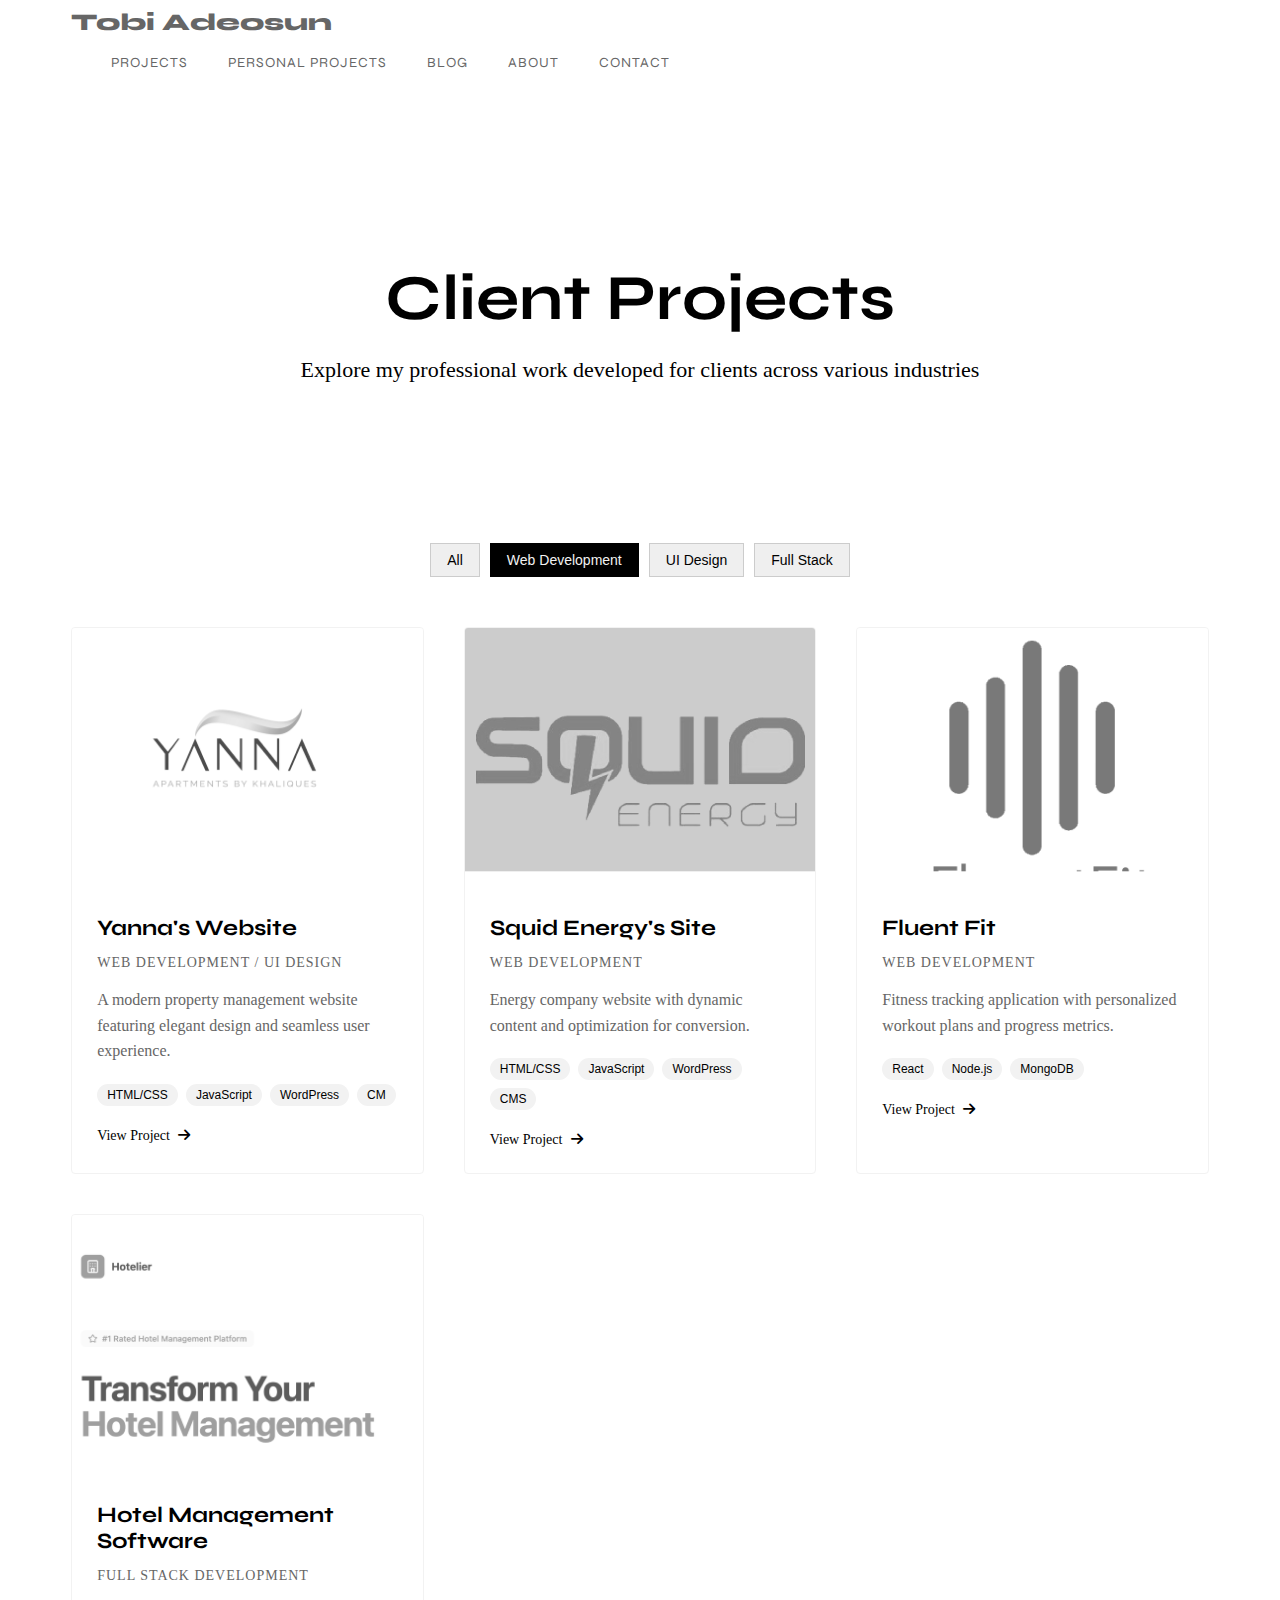
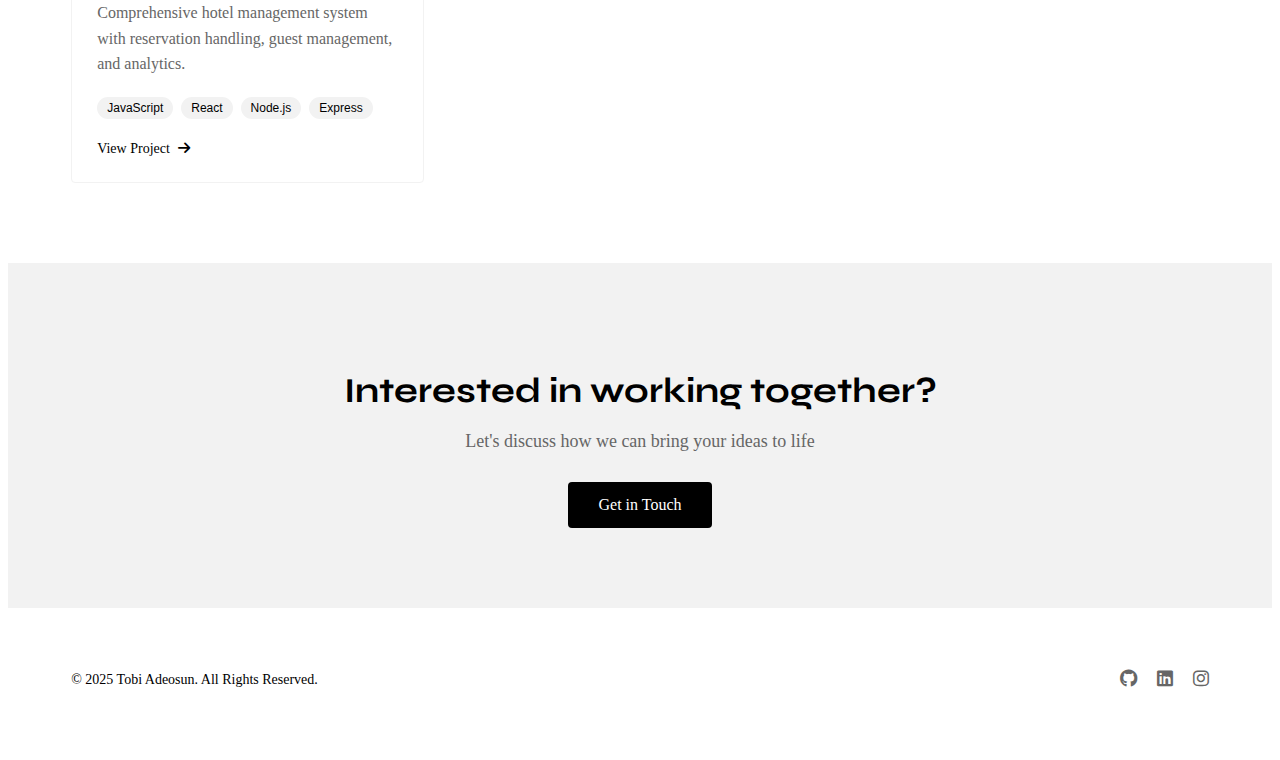
<file: projects.html>
<!doctype html>
<html lang="en">
  <head>
    <title>Projects</title>
    <!-- Required meta tags -->
    <meta charset="utf-8" />
    <meta
      name="viewport"
      content="width=device-width, initial-scale=1, shrink-to-fit=no"
    />

    <!-- Bootstrap CSS v5.2.1 -->
    <link
      href="https://cdn.jsdelivr.net/npm/bootstrap@5.3.2/dist/css/bootstrap.min.css"
      rel="stylesheet"
      integrity="sha384-T3c6CoIi6uLrA9TneNEoa7RxnatzjcDSCmG1MXxSR1GAsXEV/Dwwykc2MPK8M2HN"
      crossorigin="anonymous"
    />

    
    <link rel="stylesheet" href="https://cdnjs.cloudflare.com/ajax/libs/font-awesome/6.7.2/css/all.min.css"
    integrity="sha512-Evv84Mr4kqVGRNSgIGL/F/aIDqQb7xQ2vcrdIwxfjThSH8CSR7PBEakCr51Ck+w+/U6swU2Im1vVX0SVk9ABhg=="
     crossorigin="anonymous" referrerpolicy="no-referrer" />

    <style>
       
 @import url('https://fonts.googleapis.com/css2?family=Syne:wght@400;500;600;700&display=swap');



:root {
--transition: 0.3s ease-in-out;}
       

.logo {
    font-family: "Syne", sans-serif;
    font-weight: 800;
    font-size: 24px;
    color: #666666;
    text-decoration: none;
    transition: var(--transition);
}


#main-header {
  transition: all 0.3s ease;
}

#main-header.scrolled {
  padding-top: 10px !important;
  padding-bottom: 10px !important;
  background-color: rgba(255, 255, 255, 0.95) !important;
  box-shadow: 0 5px 20px rgba(0, 0,0, 0.05);
}

.nav-items{
  display: flex;
text-transform: uppercase;
gap: 40px;
list-style: none;

         }

         



        .nav-link {
            color: #666666;
            text-decoration: none;
           font-size: 14px;
            font-family: 'Syne', sans-serif;
            text-transform: uppercase;
            letter-spacing: 1px;
            position: relative;
        }




        .nav-link::after {
          content: "";
          position: absolute;
          bottom: 0;
          left: 0;
          width: 0;
          height: 1px;
          background-color: #666666;
          transition: 0.3s ease-in-out;
          
          
        }
        .nav-link:hover {
          color: black;
        }

        .nav-link:hover::after {
          width: 100%;
          background-color: black;
        }
    

      .navbar-toggler {
    display: none;
    background: none;
    border: none;
    cursor: pointer;
    padding: 5px;
  }


    .navbar-toggler-icon {
    width: 25px;
    height: 3px;
    background-color: white;
    display: block;
    position: relative;
  }
  .navbar-toggler-icon::before,
  .navbar-toggler-icon::after {
    content: "";
    width: 25px;
    height: 3px;
    background-color: white;
    position: absolute;
    left: 0;
  }
  .navbar-toggler-icon::before {
    top: -8px;
  }
  .navbar-toggler-icon::after {
    top: 8px;
  }

.navbar-toggler:focus {
  box-shadow: none;
  outline: none;
}



.navbar-toggler-icon {
  width: 30px;
  height: 30px;
  transition: var(--transition);
}




        

.container{
            width: 90%;
            max-width: 1400px;
            margin: 0 auto;
        }
.projects-header{
  padding: 120px 0 80px;
  text-align: center;
}

.page-title{
  font-size: 64px;
  margin-bottom: 20px;
  font-weight: 700;
  font-family: "Syne", sans-serif;
}


.page-subtitle{
  font-size: 22px;
  max-width: 700px;
  margin: 0 auto;
}


.Projects-Gallary{
  padding: 80px 0;
}

.filter-controls{
  display: flex;
  gap: 10px;
  margin-bottom: 50px;
  flex-wrap: wrap;
  justify-content: center;
}


.filter-btn{
  font-size: 14px;
  font-weight: 500px;
  border: 1px solid#cccccc;
  padding: 8px 16px;
  cursor: pointer;
  transition: 0.3s;
}
.filter-btn.active{
  background-color: #000000;
  color: #f2f2f2;
  border-color: #000000;
}

.projects-grid{
display: grid;
grid-template-columns: repeat(auto-fill, minmax(340px, 1fr));
gap: 40px;
}

.animate-on-scroll.in-view {
opacity: 1;
transform: translateY(0);
}

.animate-on-scroll{
  opacity: 0;
  transform: translateY(30px);
  transition: opacity 0.6s ease, transform 0.6s ease;
}


.project-card:hover {
    box-shadow: 0 10px 20px rgba(0, 0, 0, 0.1);
  }
  
  .project-card:hover .project-image {
    transform: translateY(0);
    opacity: 0.7;
    transition: all 0.3s ease-in;
  }



  .project-card.in-view {
    opacity: 1;
    transform: translateY(0);
  }

.project-card{
border: 1px solid #f2f2f2;
border-radius: 4px;
overflow: hidden;
opacity: 0;
transform: translateY(50px);
transition: all 0.6s ease-out;
}

.project-image{
  height: 240px;
  overflow: hidden;
  position: relative;
  width: 100%;
  top: 0;
  left: 0;
  filter: grayscale(100%);
  transform: scale(1.03);
  opacity: 0.7;
}


.project-image img{
  width: 100%;
  height: 100%;
  object-fit: cover;
}


.project-info{
  padding: 25px;
}

.project-title{
  margin-bottom: 10px;
  font-size: 22px;
  font-weight: 600s;
  font-family: "Syne", sans-serif;

}

.project-category{
  margin-bottom: 15px;
  color: #666666;
  font-size: 14px;
  text-transform: uppercase;
    letter-spacing: 1px;
  
}

.project-description{
  margin-bottom: 20px;
  font-size: 16px;
  line-height: 1.6;
  color: #666666;

}


.project-tags{
  display: flex;
  flex-wrap: wrap;
  gap: 8px;
  margin-bottom: 20px;
  font-family: Inter, sans-serif;

 
}


.tag{
  display: inline-block;
  background-color: #f2f2f2;
  font-size: 12px;
  padding: 4px 10px;
  border-radius: 20px;
}

.project-link{
  display: inline-block;
  font-size: 14px;
  font-weight: 500;
  text-decoration: none;
  color: #000000;
  transition: all 0.3s ease;
}

.project-link i {
    margin-left: 5px;
    transition: transform 0.3s ease;
}

.fa-arrow-right:before {
    content: "\f061";
}

.project-link:hover i {
  transform: translateX(5px);
}


.project-cta{
  padding: 80px 0;
  text-align: center;
  margin: 0 auto;
  background-color: #f2f2f2;
}
.cta-title{
  margin-bottom: 20px;
  font-size: 35px;
  font-family: Syne, sans-serif;
    font-weight: 700;
    line-height: 1.1;

}

.cta-subtitle{
  max-width: 600;
  margin-bottom: 30px;
  margin-left: auto;
  margin-right: auto;
  font-size: 18px;
  color: #666666;
 
  
}




.cta-btn{
display: inline-block;
padding: 14px 30px;
background-color: #000000;
color: #ffffff;
border-radius: 4px;
font-weight: 500;
font-size: 16px;
text-decoration: none;
transition: all 0.3s ease;
}


.cta-btn:hover {
  animation: up-down 0.5s infinite;
}

@keyframes up-down {
  0% {
    transform: translateY(0);
  }
  50% {
    transform: translateY(-5px);
  }
  100% {
    transform: translateY(0);
  }
}

@media (max-width: 576px) {
    .filter-controls {
        gap: 8px;
    }
}
@media (max-width: 768px) {
    .projects-header {
        padding: 100px 0 60px;
    }

}

@media (max-width: 576px) {
    .page-title {
        font-size: 32px;
    }
}


@media (max-width: 768px) {
    .page-subtitle {
        font-size: 18px;
    }
}


@media (max-width: 576px) {
    .filter-btn {
        padding: 6px 12px;
        font-size: 13px;
    }
}


@media (max-width: 576px) {
    .filter-btn {
        padding: 6px 12px;
        font-size: 13px;
    }
}
.footer {
    background-color: var(--bg-color);
    padding: 50px 0px;
}


.footer-content {
    display: flex;
    justify-content: space-between;
    align-items: center;
}

.copyright {
    font-size: 14px;
    color: var(--dark-gray);
}

.social-links {
    display: flex;
    gap: 20px;
}

.social-link {
    color: #666666;
    font-size: 18px;
    text-decoration: none;
    transition: 0.3s;
}

@media (max-width: 992px) {
  #navbarScroll {
    position: fixed;
    top: 0;
    right: -100%;
    width: 70%;
    height: 100vh;
    background-color: #fff;
    flex-direction: column;
    justify-content: center;
    align-items: center;
    gap: 30px;
    transition: all 0.5s ease;
    z-index: 100;
  }

  #navbarScroll.show {
    right: 0;
    box-shadow: -10px 0 30px rgba(0, 0, 0, 0.1);
  }

  .nav-items {
    display: flex;
    flex-direction: column;
    align-items: center;
    justify-content: center;
    height: 100%;
  }

  .nav-link {
    width: 100%;
    text-align: center;
  }
}

  @media (max-width: 768px) {
    .nav-items.show {
      transform: translateX(0);
    }

    .navbar-toggler {
      display: block;
      position: fixed;
      top: 15px;
      right: 15px;
      z-index: 1100; /* Above the nav */
    }
  }


    </style>
  </head>

  <body>
    <header>
      <!-- place navbar here -->
  <header id="main-header" class="py-3 position-sticky top-0 z-3">
                <div class="container">
          <nav class="navbar navbar-expand-lg navbar-light">
            <a class="logo" href="#">Tobi Adeosun</a>
            <button class="navbar-toggler" type="button" data-bs-toggle="collapse" data-bs-target="#navbarScroll"
              aria-controls="navbarScroll" aria-expanded="false" aria-label="Toggle navigation">
              <span class="navbar-toggler-icon"></span>
            </button>
            <div class="collapse navbar-collapse" id="navbarScroll">
              <ul class="nav-items ms-auto my-2 my-lg-0 navbar-nav-scroll">
                <li class="nav-item"><a class="nav-link" href="/projects.html">Projects</a></li>
                <li class="nav-item"><a class="nav-link" href="/PERSONAL-PROJECTS.html">Personal Projects</a></li>
                <li class="nav-item"><a class="nav-link" href="/Blog.html">Blog</a></li>
                <li class="nav-item"><a class="nav-link" href="/index.html">About</a></li>
                <li class="nav-item"><a class="nav-link" href="contact.html#contact">Contact</a></li>

              </ul>
            </div>
          </nav>
        </div>
      </header>
 <!-- project header section -->
    <section class="projects-header">
      <div class="container">
        <h2 class="page-title">Client Projects</h2>
        <p class="page-subtitle">
          Explore my professional work developed for clients across various industries
        </p>
      </div>
    </section>

    <!-- project gallary section -->

<section class="Projects-Gallary">
  <div class="container">
    
    <!-- filter-controls setion -->
     <div class="filter-controls">
      <button class="filter-btn" data-filter="all">All</button>
      <button class="filter-btn active" data-filter="web">Web Development</button>
      <button class="filter-btn" data-filter="ui">UI Design</button>
      <button class="filter-btn" data-filter="full stack">Full Stack</button>
     </div>
  <div class="projects-grid">

    <!-- project-1  -->

<div class="project-card animate-on-scroll in-view" data-category="web ui">
<div class="project-image">
  <img src="image/yanna-banner.png" alt="yanna-website" loading="lazy">
</div>

<div class="project-info">
  <h3 class="project-title">Yanna's Website</h3>
  <p class="project-category">Web Development / UI Design</p>
  <p class="project-description">
    A modern property management website featuring elegant design
    and seamless user experience.
  </p>

  <div class="project-tags">
    <span class="tag">HTML/CSS</span>
    <span class="tag">JavaScript</span>
    <span class="tag">WordPress</span>
    <span class="tag">CM</span>
  </div>


  <a href="" target="_blank" rel="noopener" class="project-link">
    View Project 
    <i class="fas fa-arrow-right"></i>
  </a>
</div>
 

</div>


<!-- project-2  -->

<div class="project-card animate-on-scroll in-view" data-category="web">
  <div class="project-image">
    <img src="image/sq-energy.png" alt="Squid Energy's Site" loading="lazy">
  </div>

  <div class="project-info">
    <h3 class="project-title">Squid Energy's Site</h3>
    <p class="project-category">Web Development</p>
    <p class="project-description">
      Energy company website with dynamic content and optimization for
      conversion.
    </p>

    
  <div class="project-tags">
    <span class="tag">HTML/CSS</span>
    <span class="tag">JavaScript</span>
    <span class="tag">WordPress</span>
    <span class="tag">CMS</span>
  </div>

  
  <a href="" target="black" rel="noopener"  class="project-link">
    View Project 
    <i class="fas fa-arrow-right"></i>
  </a>
  </div>
</div>

<!-- project-3 -->

<div class="project-card animate-on-scroll in-view" data-category="web ui">
  <div class="project-image">
<img src="image/fluent-fit.png" loading="lazy" alt="fluent-fit website" >
  </div>
  <div class="project-info">
    <h3 class="project-title">Fluent Fit</h3>
    <p class="project-category">Web Development</p>
    <p class="project-description">
      Fitness tracking application with personalized workout plans and
      progress metrics.
    </p>

    
  <div class="project-tags">
    <span class="tag">React</span>
    <span class="tag">Node.js</span>
    <span class="tag">MongoDB</span>
  </div>
  <a href="" target="_blank" rel="noopener" class="project-link">
    View Project 
    <i class="fas fa-arrow-right"></i>
  </a>
  </div>
</div>


<div class="project-card animate-on-scroll in-view" data-category="fullstack">
  <div class="project-image">
    <img src="image/hotelier.png" alt="hotelier" loading="lazy">
  </div>

  <div class="project-info">
    <h3 class="project-title">Hotel Management Software</h3>
    <p class="project-category">Full Stack Development</p>
    <p class="project-description"> Comprehensive hotel management system with reservation handling,
      guest management, and analytics.</p>

      <div class="project-tags">
        <span class="tag">JavaScript</span>
        <span class="tag">React</span>
        <span class="tag">Node.js</span>
        <span class="tag">Express</span>
      </div>
      <a
      href=""
      target="_blank"
      rel="noopener"
      class="project-link"
      >
      View Project <i class="fas fa-arrow-right"></i>
      </a>
  </div>

</div>

  </div>
</div>
</section>

<section class="project-cta">
  <div class="container">
    <h2 class="cta-title">Interested in working together?</h2>
    <p class="cta-subtitle">Let's discuss how we can bring your ideas to life    </p>
    <a href="" class="cta-btn">Get in Touch</a>
  </div>
</section>
    <footer>
      <!-- place footer here -->
      <footer class="footer">
        <div class="container footer-content">
          <p class="copyright">© 2025 Tobi Adeosun. All Rights Reserved.</p>
          <div class="social-links">
            <a href="https://www.github.com/tflux2011" class="social-link" target="_blank" rel="noopener">
              <i class="fab fa-github"></i>
            </a>
            <a href="https://www.linkedin.com/in/tobi-lekan-adeosun" class="social-link" target="_blank" rel="noopener">
              <i class="fab fa-linkedin"></i>
            </a>
            <a href="https://www.instagram.com/tflux2.0/" class="social-link" target="_blank" rel="noopener">
              <i class="fab fa-instagram"></i>
            </a>
          </div>
        </div>
      </footer>
    </footer>
    <!-- Bootstrap JavaScript Libraries -->

    
    <script>

         window.addEventListener('scroll', function () {
        const header = document.getElementById('main-header');
        if (window.scrollY > 50) {
          header.classList.add('scrolled');
        } else {
          header.classList.remove('scrolled');
        }
      });



      
const filterButtons = document.querySelectorAll('.filter-btn');
const projectCards = document.querySelectorAll('.project-card');

filterButtons.forEach(button => {
  button.addEventListener('click', () => {
    const filterValue = button.getAttribute('data-filter').toLowerCase();

    projectCards.forEach(card => {
      const categories = card.getAttribute('data-category').toLowerCase().split(' ');

      if (filterValue === 'all' || categories.includes(filterValue)) {
        card.style.display = 'block';
      } else {
        card.style.display = 'none';
      }
    });

    // Remove active class from all buttons
    filterButtons.forEach(btn => btn.classList.remove('active'));
    // Add active class to the current button
    button.classList.add('active');
  });
});


      
          </script>
    <script
      src="https://cdn.jsdelivr.net/npm/@popperjs/core@2.11.8/dist/umd/popper.min.js"
      integrity="sha384-I7E8VVD/ismYTF4hNIPjVp/Zjvgyol6VFvRkX/vR+Vc4jQkC+hVqc2pM8ODewa9r"
      crossorigin="anonymous"
    ></script>

    <script
      src="https://cdn.jsdelivr.net/npm/bootstrap@5.3.2/dist/js/bootstrap.min.js"
      integrity="sha384-BBtl+eGJRgqQAUMxJ7pMwbEyER4l1g+O15P+16Ep7Q9Q+zqX6gSbd85u4mG4QzX+"
      crossorigin="anonymous"
    ></script>
  </body>
</html>
</file>
<file: about.css>
@import url('https://fonts.googleapis.com/css2?family=Syne:wght@400;500;600;700&display=swap');



   

.logo {
    font-family: "Syne", sans-serif;
    font-weight: 800;
    font-size: 24px;
    color: #6666;
    text-decoration: none;
}


#main-header {
  transition: all 0.3s ease;
}

#main-header.scrolled {
  padding-top: 10px !important;
  padding-bottom: 10px !important;
  background-color: rgba(255, 255, 255, 0.95) !important;
  box-shadow: 0 5px 20px rgba(0, 0,0, 0.05);
}

.nav-items{
  display: flex;
text-transform: uppercase;
gap: 40px;
list-style: none;

         }

         



        .nav-link {
            color: #666666;
            text-decoration: none;
           font-size: 14px;
            font-family: 'Syne', sans-serif;
            text-transform: uppercase;
            letter-spacing: 1px;
            position: relative;
        }




        .nav-link::after {
          content: "";
          position: absolute;
          bottom: 0;
          left: 0;
          width: 0;
          height: 1px;
          background-color: #666666;
          transition: 0.3s ease-in-out;
          
          
        }
        .nav-link:hover {
          color: black;
        }

        .nav-link:hover::after {
          width: 100%;
          background-color: black;
        }
    

  
    .navbar-toggler {
    display: none;
    background: none;
    border: none;
    cursor: pointer;
    padding: 5px;
  }


    .navbar-toggler-icon {
    width: 25px;
    height: 3px;
    background-color: white;
    display: block;
    position: relative;
  }
  .navbar-toggler-icon::before,
  .navbar-toggler-icon::after {
    content: "";
    width: 25px;
    height: 3px;
    background-color:#fff;
    position: absolute;
    left: 0;
  }
  .navbar-toggler-icon::before {
    top: -8px;
  }
  .navbar-toggler-icon::after {
    top: 8px;
  }

.navbar-toggler:focus {
  box-shadow: none;
  outline: none;
}



.navbar-toggler-icon {
  width: 30px;
  height: 30px;
  transition: 0.3;
}



        

    .section {
    height: 100vh;
    display: flex;
    align-items: center;
    position: relative;
    overflow: hidden;
}

        .container{
          width: 90%;
          max-width: 1400px;
          margin:0 auto;
        }



        .section-content.active {
       opacity: 1;
        transform: translateY(0);
}
     .section-content {
    width: 100%;
    animation: fadeInUp 0.5s ease-in-out;
    position: relative;
    z-index: 2;
}

        .section-title {
        transition: all 0.3s ease-in-out, opacity 0.3s, transform 0.3s;
        }
        @keyframes fadeInUp {
          0% {
            opacity: 0;
            transform: translateY(50px);
          }
          100% {
            opacity: 1;
            transform: translateY(0);
          }
        }

    .card-title {
    font-size: 120px;
    font-weight:bold;
    line-height: 0.9;
    max-width: 1000px;
    margin-bottom: 30px;
    font-family: "Syne", sans-serif;

}

        .card-subtitle {
            font-size: 20px;
            max-width: 600px;
            margin-bottom: 50px;
            color:#666666;
        }

        .hero-cta {
          display: inline-block;
          padding: 14px 30px;
          border: 1px solid black;
          color: #000; 
          text-decoration: none;
          text-transform: uppercase;
          font-size: 14px;
          font-weight: 500;
          letter-spacing: 1px;
          position: relative;
          transition: 0.3s ease-in-out; 
          transition: background-color 0.3s ease-in-out, color 0.3s ease-in-out;

        }

        .hero-cta::before {
          content: "";
          position: absolute;
          top: 0;
          color: white;
          left: 0;
          width: 0;
          height: 100%;
          background-color: #000; 
          transition: all 0.35s cubic-bezier(0.25, 0.46, 0.45, 0.94);   
        z-index: -1;
        }

        .hero-cta:hover::before {
          width:100%;
        }

        .hero-cta:hover {
          color: #fff;
        }



        /* css cube section start here */
        .cube-container {
            position: absolute;
            top: 0;
            right: 0;
            width: 70%;
            height: 100%;
            z-index: 1;
            pointer-events: none;
        }


        .cube-1 {
            top: 25%;
            right: 25%;
            width: 300px;
            height: 300px;
            animation: rotateCube1 10s infinite linear;
        }
        .cube {
          position: absolute;
          transform-style: preserve-3d;
          transform-origin: center;
        }

        .cube-1 .cube-face {
          background-color: rgba(255, 255, 255, 0.1);
          border-color: rgba(0, 0, 0, 0.3);
        }


        .cube-face {
          position: absolute;
          width: 100%;
          height: 100%;
          background-color: rgba(255, 255, 255, 0.1);
          border: 1px solid rgba(255, 255, 255, 0.2);
          box-shadow: 0 0 20px rgb(0 0 0 / 5%);
          backface-visibility: visible;
        }

        .cube-2 {
            top: 45%;
            right: 15%;
            width: 200px;
            height: 200px;
            animation: rotateCube2 10s infinite linear;
        }
        .cube {
            position: absolute;
            transform-style: preserve-3d;
            transform-origin: center;
        }

        .cube-2 .cube-face {
          background-color: rgba(255, 255, 255, 0.1);
          border-color: rgba(0, 0, 0, 0.3);
        }

        .cube-3 {
            top: 70%;
            right: 35%;
            width: 150px;
            height: 150px;
            animation: rotateCube3 25s infinite linear;
        }
        .cube {
            position: absolute;
            transform-style: preserve-3d;
            transform-origin: center;
        }

        .cube-3 .cube-face {
          background-color: rgba(0, 0, 0, 0.1);
          border-color: rgba(0, 0, 0, 0.3);
        }

        @keyframes rotateCube1 {
          0% {
            transform: rotateX(0deg) rotateY(0deg);
          }
          100% {
            transform: rotateX(360deg) rotateY(360deg);
          }
        }

        @keyframes rotateCube2 {
          0% {
            transform: rotateX(0deg) rotateY(0deg);
          }
          100% {
            transform: rotateX(-360deg) rotateY(360deg);
          }
        }

        @keyframes rotateCube3 {
          0% {
            transform: rotateX(0deg) rotateY(0deg);
          }
          100% {
            transform: rotateX(360deg) rotateY(360deg);
          }
        }




        .scroll-indicator {
          position: absolute;
          bottom: 40px;
          left: 50%;
          transform: translateX(-50%);
          font-size: 14px;
          opacity: 0.7;
          transition: var(--transition);
        }
        .scroll-indicator p {
          margin-bottom: 5px; /* Reduced margin to bring the icon closer */
        }

        .scroll-indicator i {
          animation: bounce 2s infinite;
        }

        @keyframes bounce {
          0% {
            transform: translateY(0);
          }
          50% {
            transform: translateY(10px);
          }
          100% {
            transform: translateY(0);
          }
        }


        .fa-solid, .fas {
          font-weight: 900;
        }

        .fa-chevron-down:before {
          content: "\f078";
        }

       /* work section */
        .work {
            padding: 150px 0;
        }






        .container {
            width: 90%;
            max-width: 1400px;
            margin: 0 auto;
        }

        .section-header {
            display: flex;
            justify-content: space-between;
            align-items: flex-end;
            margin-bottom: 80px;
        }

        .section-title.active {
            opacity: 1;
            transform: translateY(0);
        }

        .section-title {
            font-size: 80px;
            opacity: 0;
            transform: translateY(30px);
            margin-bottom: 0;
        }


        .section-title.active + .view-all-link, .section-header.active .view-all-link {
            opacity: 1;
            transform: translateY(0);
        }



        .view-all-link {
          font-size: 18px;
          color: rgba(113, 109, 109, 0.955);
          text-decoration: none;
          font-weight: 500;
          position: relative;
        }

        .view-all-link::after {
          content: "";
          position: absolute;
          bottom: -5px;
          left: 0;
          width: 0;
          height: 1px;
          background-color: gray;
          transition: 0.3s ease-in-out;
        }

        .view-all-link:hover::after {
          width: 100%;
          color: #000;
        }





        .project-grid {
            display: grid;
            grid-template-columns: repeat(12, 1fr);
            grid-gap: 2rem;
            margin-top: 4rem;
        }

        .project.large {
            grid-column: span 8;
        }
        .project {
            background-color: #1a1a1a;
            height: 60vh;
            position: relative;
            overflow: hidden;
            cursor: pointer;
        }

        .project:hover .project-contents{
          opacity: 1;
          transform: translateY(0);
        }
        .project.small {
            grid-column: span 4;
        }


        .project.small {
            grid-column: span 4;
        }

        .project.large {
            grid-column: span 8;
        }





        .project-content {
          transition: transform 0.5s, color 0.5s;
          color: transparent;
          transform: scale(0.5);
          font-family: "Syne", sans-serif;

        }

        .project:hover .project-image {
          transform: scale(1.1);
        }

        .project:hover .project-content {
          transform: scale(1);
          color: white;
        }

        .project-image {
          transition: filter 0.5s;
          width: 100%;
          height: 100%;
          filter: grayscale(100%);
        }

        .project:hover .project-image {
          filter: none;
        }


        .project-image {
            width: 100%;
            height: 100%;
            position: absolute;
            top: 0;
            left: 0;
            filter: grayscale(100%);
            transition: transform 0.5s, opacity 0.5s;
            transform: scale(1.03);
            opacity: 0.7;
            background-repeat: no-repeat;
        }
        .second-project-bg-1 {
          background: url(/image/banner1.png) center/cover no-repeat;}


        .second-project-bg-2 {
            background: url(image/yanna-banner.png) center/cover no-repeat;
        }


        .project-content {
            position: absolute;
            bottom: 0;
            left: 0;
            padding: 2rem;
            z-index: 1;
            opacity: 0;
            color: #ffffff;
            transform: translateY(20px);
            transition: opacity 0.3s, transform 0.3s;
        }


        .project:hover .project-content {
          opacity: 1;
          transform: translateY(0);
        }



        .project-title {
            font-size: 1.8rem;
            margin-bottom: 0.5rem;
            font-weight: 700;
        }

        .project-category {
            font-size: 1rem;
            font-weight: 400;
            color: #fff;
        }

        .second-project-bg-3 {
            background: url(/image/event.png) center/cover no-repeat;
        }

        .second-project-bg-4{
          background: url(/image/banner1.png) center/cover no-repeat;}



          

          /* about-secion */


          .about-section{
            background-color: rgba(100, 100, 100, 0.086);
            padding: 150px 0;
          }


          .about-content{
            display: grid;
            grid-template-columns: 1fr 1fr;
            gap: 100px;
            align-items: center;

          }

          .about-text.active {
            opacity: 1;
            transform: translateX(0);
        }

        .about-text {
            opacity: 0;
            transform: translateX(-50px);
            transition: var(--transition);
        }
        .about-title {
          font-size: 60px;
          margin-bottom: 40px;
          line-height: 1.1;
          font-family: "Syne", sans-serif;
        }




        .about-description {
            font-size: 18px;
            margin-bottom: 30px;
            color: gray;
        }

        .about-skill {
            display: flex;
            flex-wrap: wrap;
            gap: 12px;
            margin-top: 30px;
          
        }

        .about-image.active {
            opacity: 1;
            transform: translateX(0);
        }


        .about-image img {
            width: 100%;
            height: 100%;
            object-fit: cover;
            opacity: 0.8;
            filter: grayscale(100%);
            border-radius: 0;
        }


        /* about section */

        .skill-tag {
          display: inline-block;
          padding:7px 17px;
          border: 1px solid #bbb;
          font-size: 14px;
          background-color: #fff; 
          color: #000; 
          transition: background-color 0.3s ease-in-out, color 0.3s ease-in-out;
          font-family: "Syne", sans-serif;

        }

        .skill-tag:hover {
          background-color: #000;
          color: #fff;
        }

        /* .stats-section */

        .stats-section{
          padding: 100px;
        }

        .stats-grid{
          display: grid;
          grid-template-columns: repeat(4, 1fr);
          gap: 40px;
        }

        .stat-item .active{
          opacity: 1;
          transform: translateY(0);
        }

        .stat-item {
          text-align: center;
          transition: all 0.3s ease-in-out;
        }

        .stat-number{
          font-size: 70px;
          font-weight: 800;
          margin-bottom: 10px;
          font-family: Syne, sans-serif;

        }

        .stat-label{
          font-size: 16px;
          color: #676464;
          text-transform: uppercase;
          letter-spacing: 1px;
          font-family: "Syne", sans-serif;

        }

        /* contact.............. */

        .contact-section{
            padding: 150px 0;
            background-color: black;
            color: white;
        }


        .contact-title.active {
            opacity: 1;
            transform: translateY(0);
        }

        .contact-title {
            font-size: 80px;
            margin-bottom: 30px;
            transition: var(--transition);
        }


        .contact-subtitle.active {
            opacity: 1;
            transform: translateY(0);
        }
        .contact-subtitle {
            font-size: 24px;
            max-width: 700px;
            margin-bottom: 60px;
            transition: var(--transition);
            transition-delay: 0.2s;
        }


        .contact-form {
            /* max-width: 800px; */
            margin: 0 auto;
        }


        .form-group.active {
            opacity: 1;
            transform: translateY(0);
        }

        .form-group {
            margin-bottom: 30px;
            transition: var(--transition);
        }


        .form-label {
            display: block;
            font-size: 16px;
            margin-bottom: 10px;
            font-weight: 500;
        }



        .form-control {
        width: 100%;
        background-color: transparent;
        border: none;
        border-bottom: 1px solid rgba(255, 255, 255, 0.3);
        padding: 15px 0;
        color:black;
        font-family: "Inter", sans-serif;
        font-size: 16px;
        transition: all 0.3s ease-in-out;
        }



        .submit-btn {
            display: inline-block;
            padding: 14px 40px;
            background-color: transparent;
            border: 1px solid rgba(255, 255, 255, 0.3) ;
            color: white;
            font-family: "Inter", sans-serif;
            font-size: 14px;
            font-weight: 500;
            text-transform: uppercase;
            letter-spacing: 1px;
            cursor: pointer;
            transition: all 0.3s ease-in-out;
            margin-top: 20px;
        }


        .p-2 {
            padding: 2rem;
        }

/* footer section */
        .footer{
          padding: 50px 0;
        }


        .footer-content {
            display: flex;
            justify-content: space-between;
            align-items: center;
        }

        .copyright {
            font-size: 14px;
            color: rgb(85, 79, 79);
        } 

        .social-links {
            display: flex;
            gap: 20px;
        }


        .fa-brands, .fab {
            font-weight: 400;
        }

        .fa-brands, .fab {
            font-family: "Font Awesome 6 Brands";
        }

        .social-link {
            text-decoration: none;
            font-size: 18px;
            color: rgb(85, 79, 79);
        }


        @media (max-width: 1024px) {
  .card-title {
    font-size: 60px;
  }

  .section-title {
    font-size: 50px;
  }

  .about-title {
    font-size: 40px;
  }

  .stats-grid {
    grid-template-columns: repeat(2, 1fr);
  }
}

@media (max-width: 768px) {

  .about-content {
    grid-template-columns: 1fr;
    gap: 50px;
  }

  .section-title {
    font-size: 40px;
  }
  .project-grid {
    grid-template-columns: 1fr;
  }

  .project.large,
  .project.small {
    grid-column: span 12;
    height: 300px;
  }

  .stats-grid {
    grid-template-columns: 1fr;
  }

  .footer-content {
    flex-direction: column;
    text-align: center;
    gap:20px;}
}


/* Mobile View */
/* cube-container */
@media (max-width: 992px) {
  .cube-container {
    width: 40%;
  }
}

@media (max-width: 768px) {
  .cube-container {
    opacity: 0.5;
  }
}

@media (max-width: 576px) {
  .cube-container {
    width: 100%;
    opacity: 0.3;
  }
}


/* ......................mobile view */



@media (max-width: 1200px) {
  .cube-1 {
    width: 120px;
    height: 120px;
  }
}

@media (max-width: 576px) {
  .cube-1 {
    right: 10%;
  }
}


/* .cube-2 */


@media (max-width: 1200px) {
  .cube-2 {
    width: 80px;
    height: 80px;
    right: 30%; 
  }
}

@media (max-width: 576px) {
  .cube-2 {
    right: 40%;
    top: 20%; 
}
}

/* .cube-3 */

@media (max-width: 1200px) {
  .cube-3 {
    width: 60px;
    height: 60px;
  }
}

@media (max-width: 576px) {
  .cube-3 {
    right: 20%;
  }
}


@media (max-width: 992px) {
  #navbarScroll {
    position: fixed;
    top: 0;
    right: -100%;
    width: 70%;
    height: 100vh;
    background-color: #fff;
    flex-direction: column;
    justify-content: center;
    align-items: center;
    gap: 30px;
    transition: all 0.5s ease;
    z-index: 100;
  }

  #navbarScroll.show {
    right: 0;
    box-shadow: -10px 0 30px rgba(0, 0, 0, 0.1);
  }

  .nav-items {
    display: flex;
    flex-direction: column;
    align-items: center;
    justify-content: center;
    height: 100%;
  }

  .nav-link {
    width: 100%;
    text-align: center;
  }
}


@media (max-width: 576px) {
    .page-title {
        font-size: 32px;
    }
}



  @media (max-width: 768px) {
    .nav-items.show {
      transform: translateX(0);
    }

    .navbar-toggler {
      display: block;
      position: fixed;
      top: 15px;
      right: 15px;
      z-index: 1100; /* Above the nav */
    }
  }

/* work section */



.project.large {
  grid-column: span 8;
}

@media (max-width: 1200px) {
  .project {
    height: 50vh;
  }
}

@media (max-width: 992px) {
  .project.large {
    grid-column: span 6;
  }
  .project {
    height: 45vh;
  }
}

@media (max-width: 768px) {
  .project.large,
  .project.small {
    grid-column: span 12;
  }
  .project {
    height: 40vh;
  }
}
</file>
